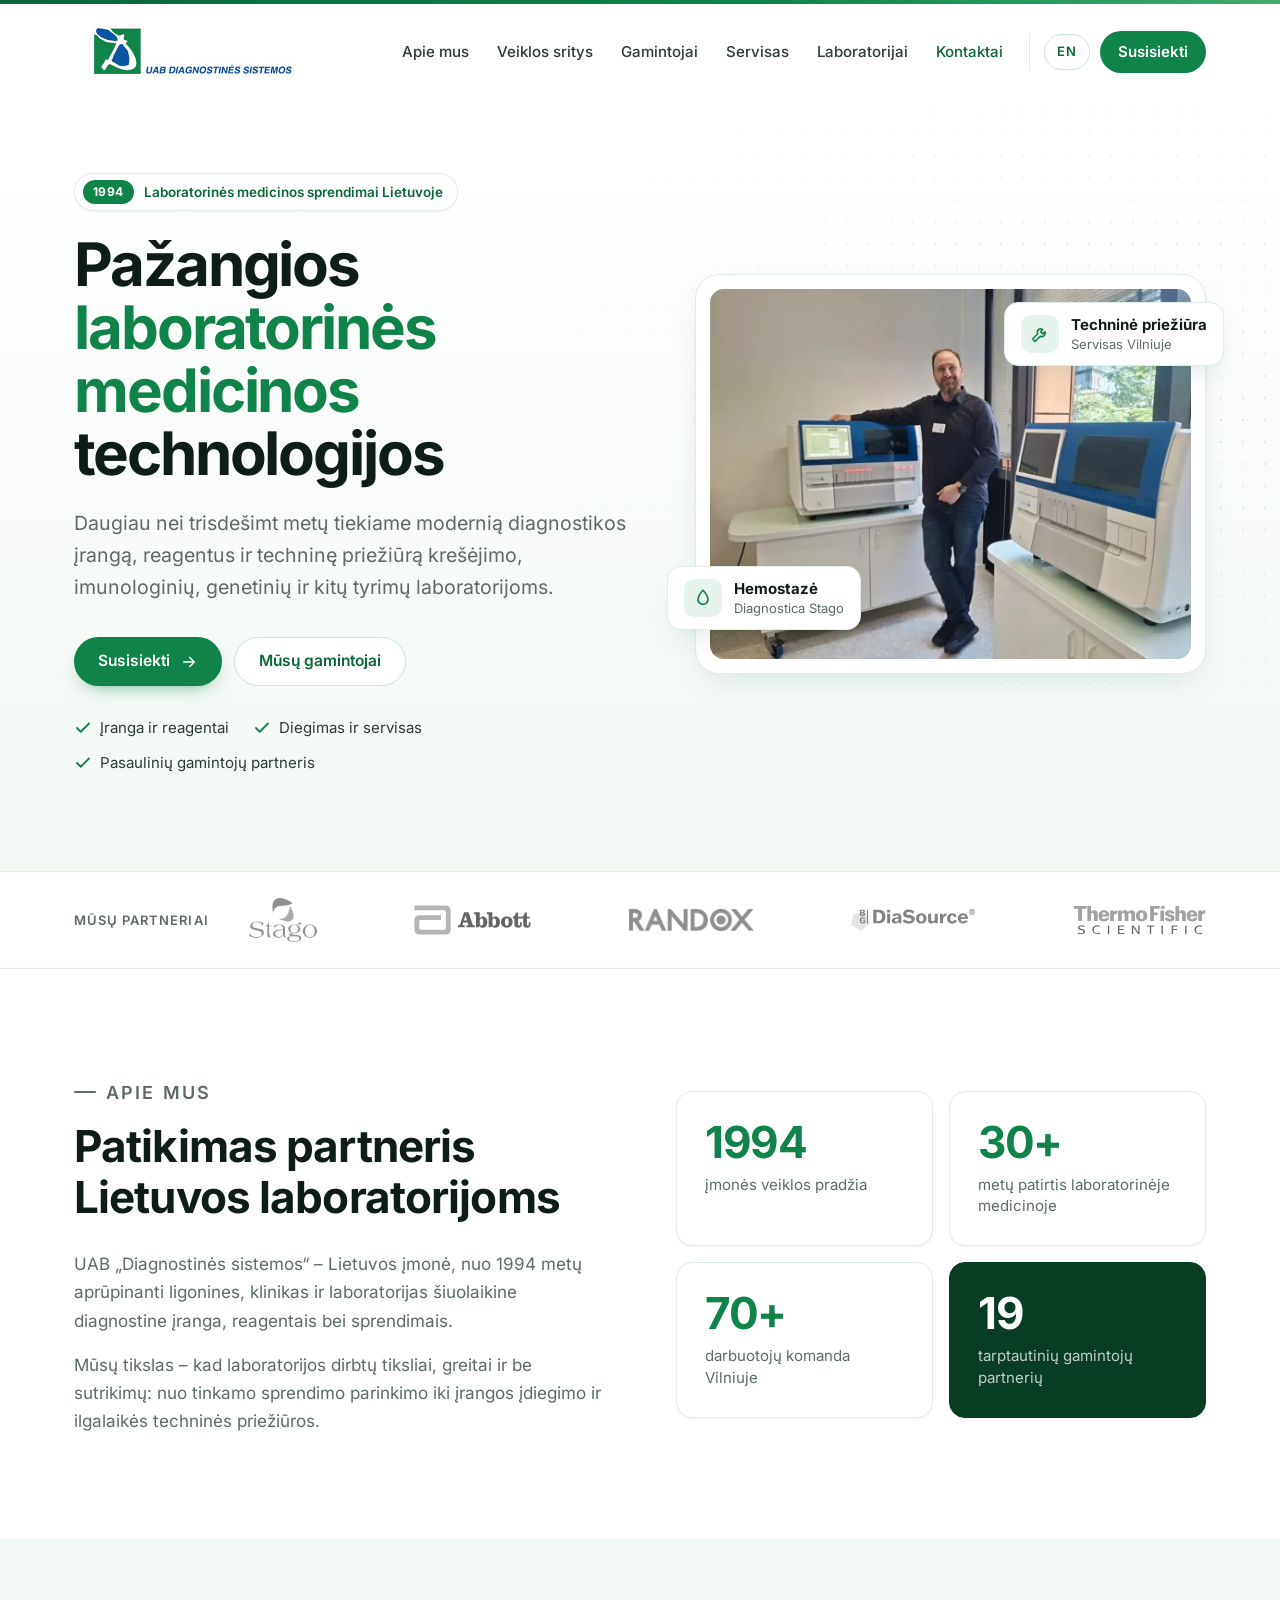
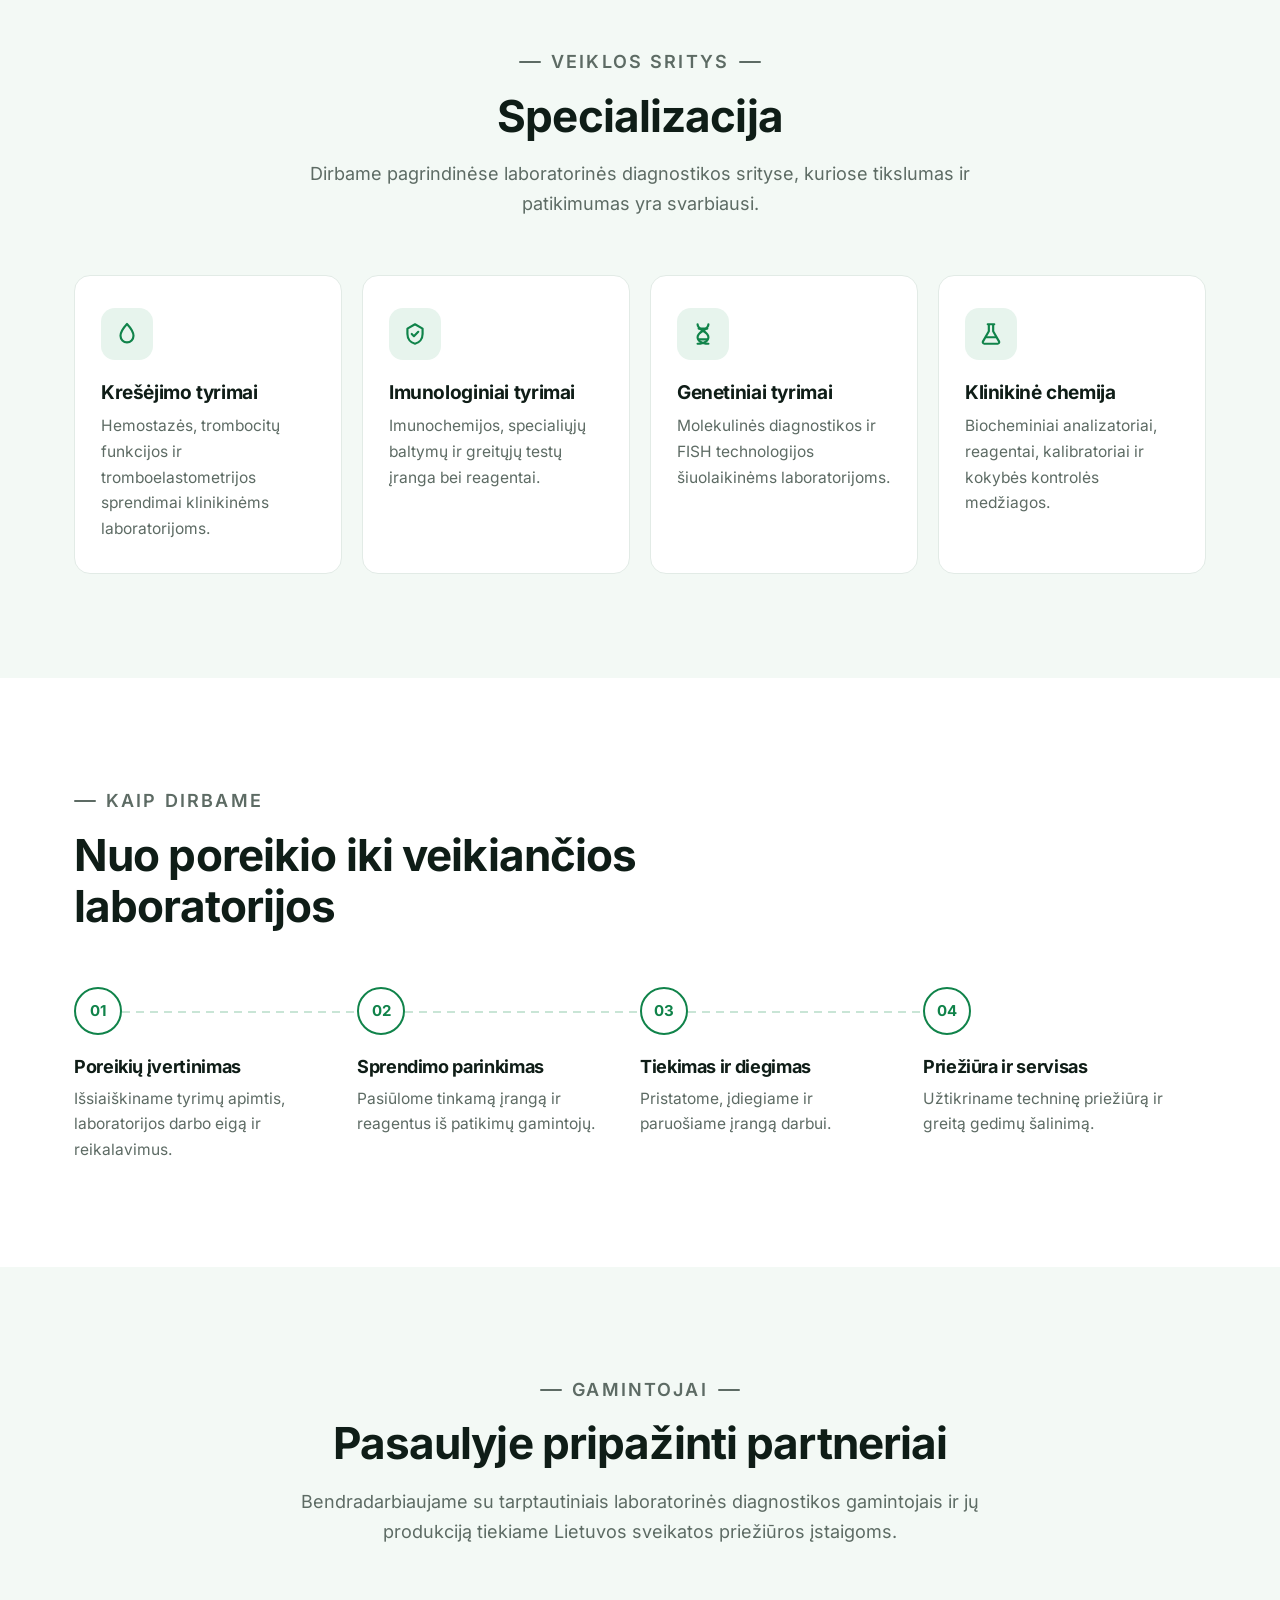
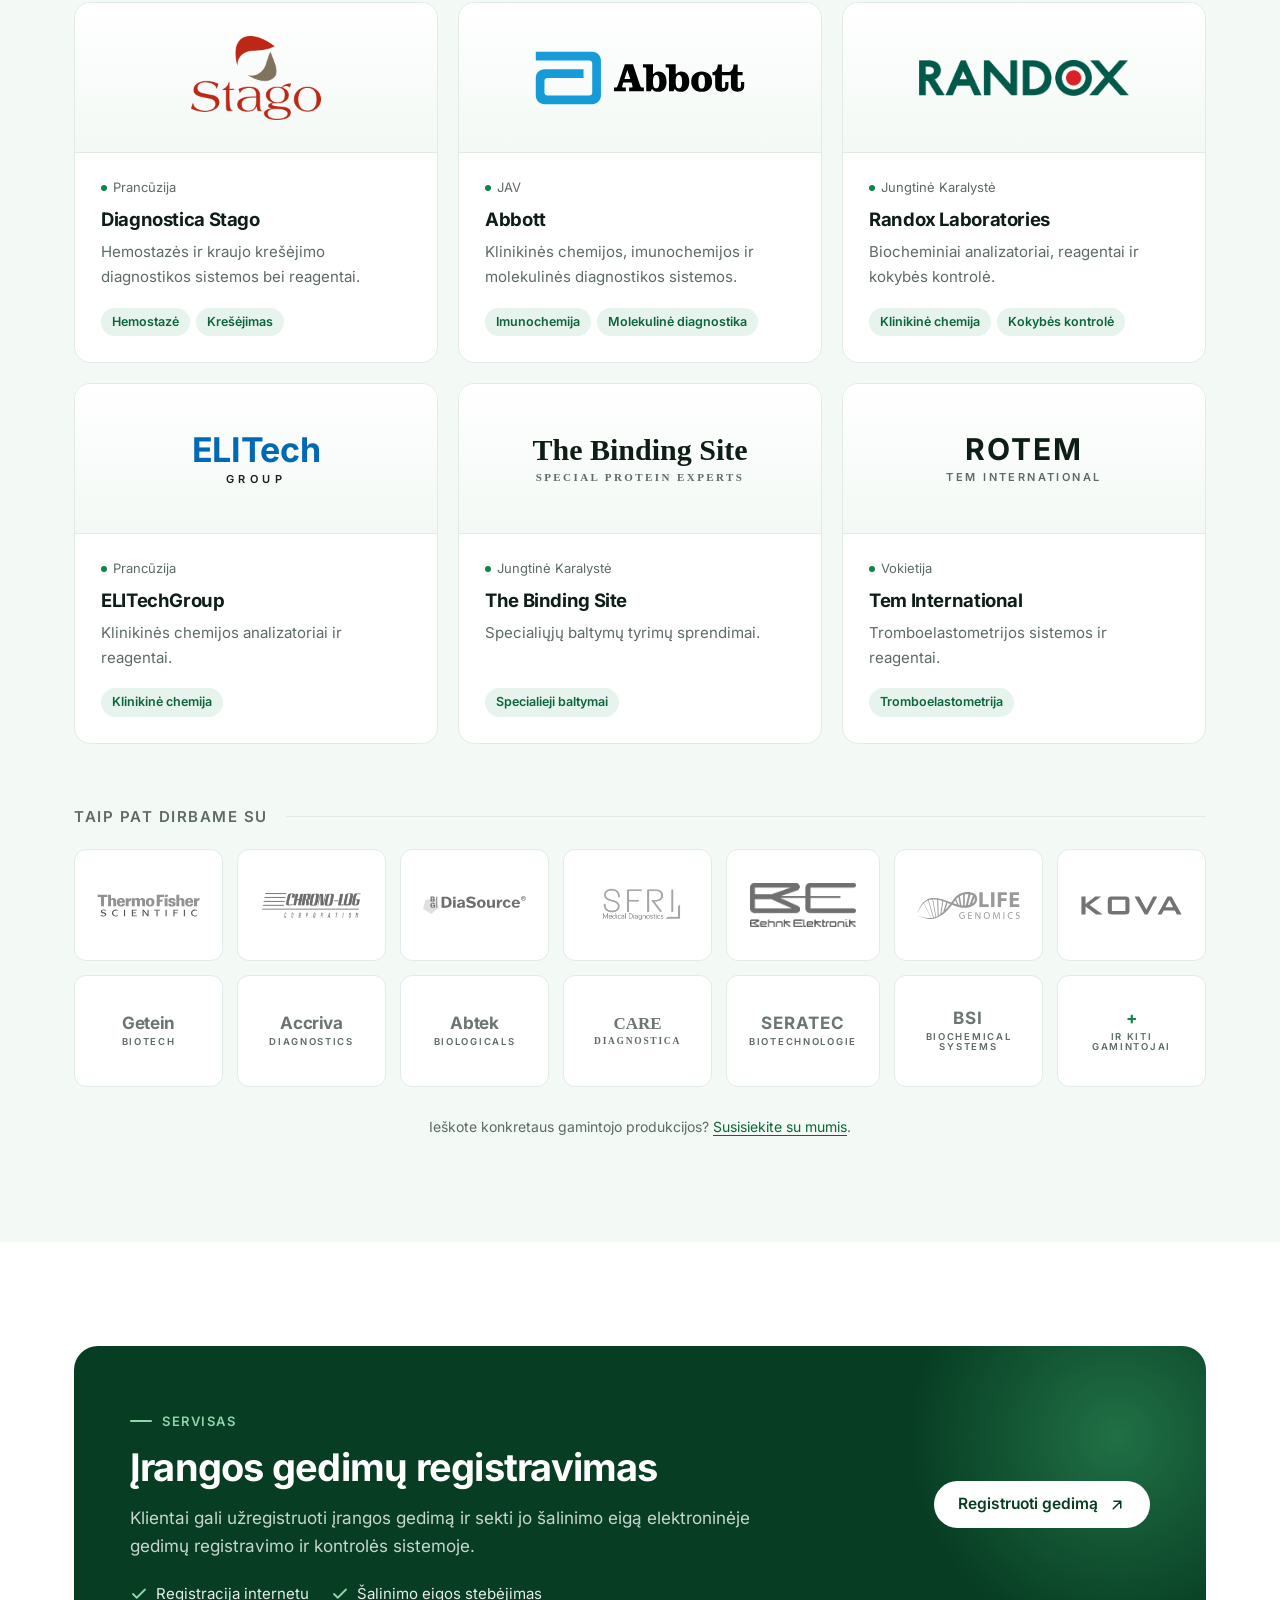
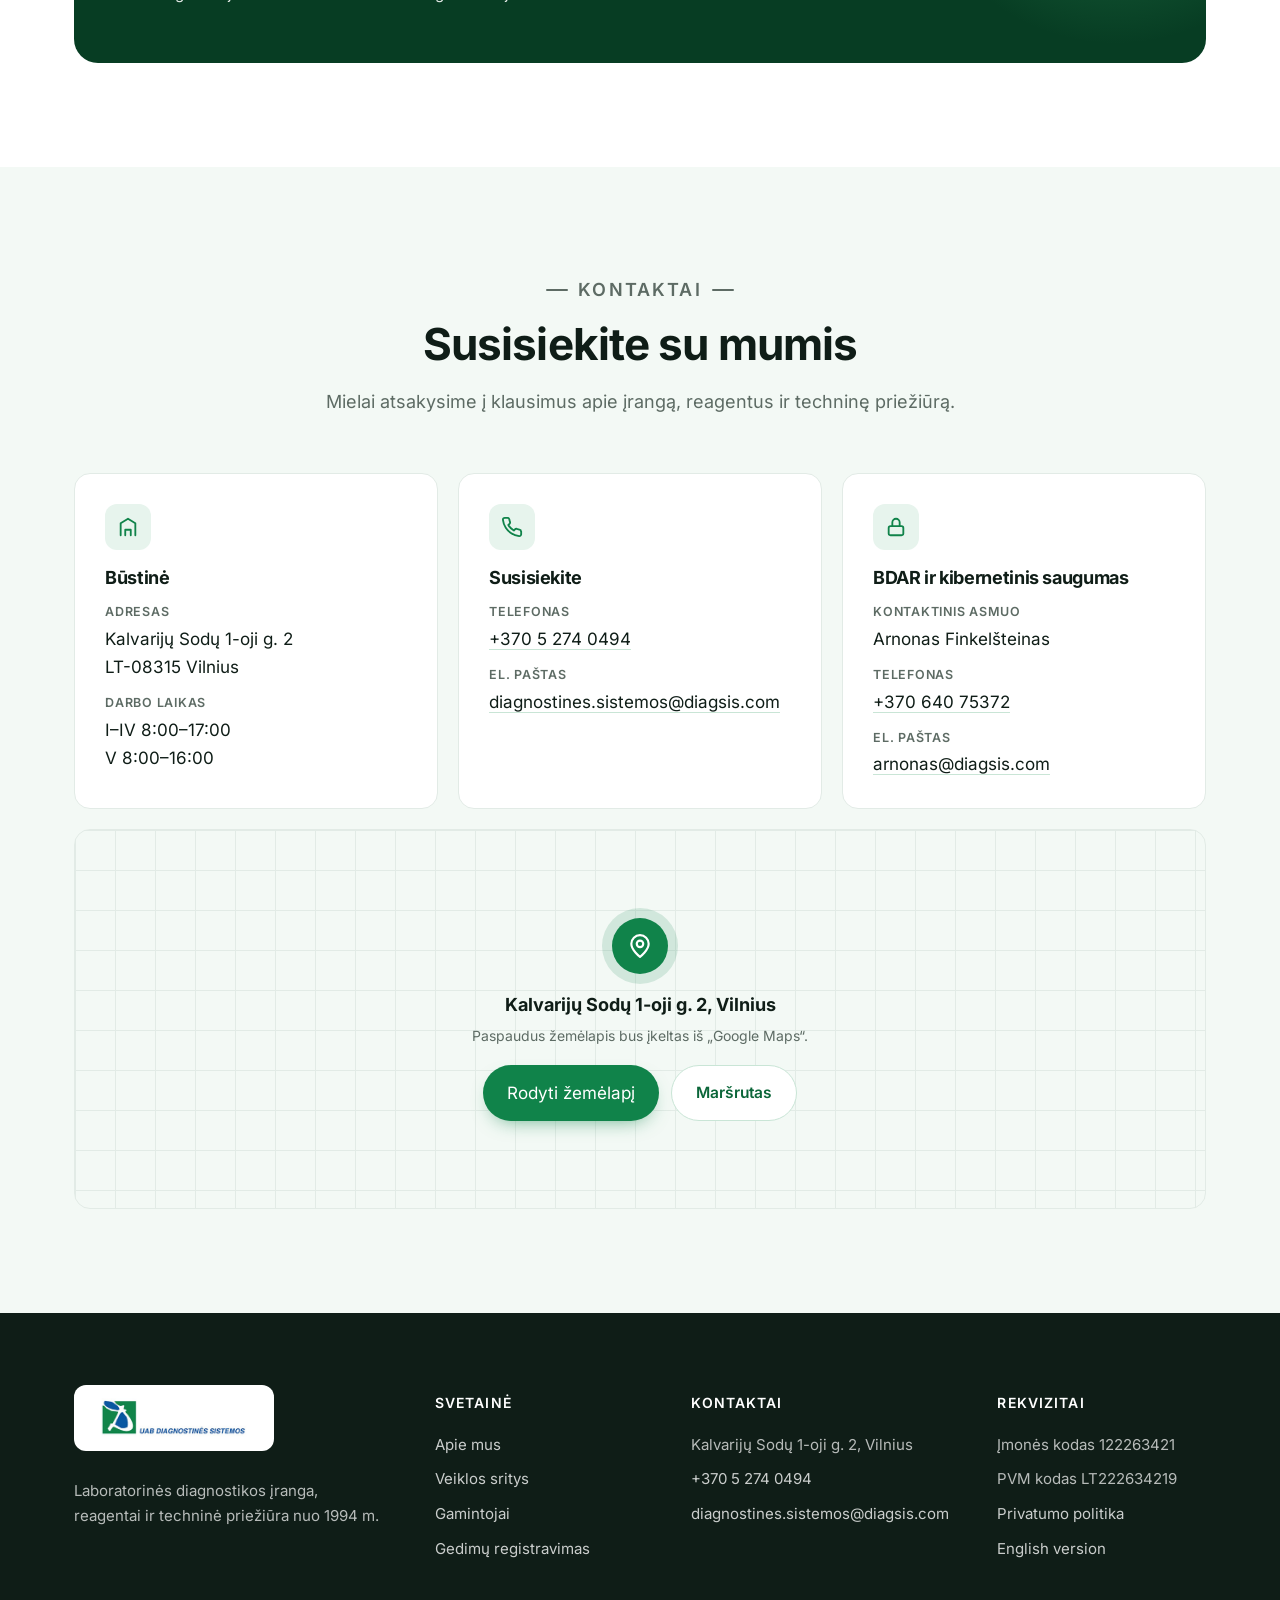
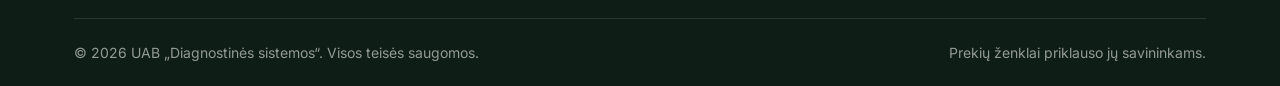
<file: index.html>
<!doctype html>
<html lang="lt">
<head>
  <meta charset="utf-8">
  <meta name="viewport" content="width=device-width, initial-scale=1">
  <title>UAB „Diagnostinės sistemos“ – pažangios laboratorinės medicinos technologijos</title>
  <meta name="description" content="Nuo 1994 m. tiekiame laboratorinės diagnostikos įrangą, reagentus ir techninę priežiūrą. Krešėjimo, imunologiniai, genetiniai ir kiti tyrimai. Stago, Abbott, Randox ir kitų gamintojų partneris Lietuvoje.">
  <meta name="theme-color" content="#10834a">
  <link rel="canonical" href="https://diagsis.com/">
  <link rel="alternate" hreflang="lt" href="https://diagsis.com/">
  <link rel="alternate" hreflang="en" href="https://diagsis.com/en.html">
  <link rel="alternate" hreflang="x-default" href="https://diagsis.com/">
  <link rel="icon" href="img/favicon.ico" sizes="32x32">
  <link rel="icon" type="image/png" href="img/favicon-32.png">
  <link rel="apple-touch-icon" href="img/apple-touch-icon.png">
  <link rel="preload" href="fonts/inter-latin.woff2" as="font" type="font/woff2" crossorigin>
  <link rel="preload" href="fonts/inter-latin-ext.woff2" as="font" type="font/woff2" crossorigin>
  <meta property="og:type" content="website">
  <meta property="og:locale" content="lt_LT">
  <meta property="og:site_name" content="UAB „Diagnostinės sistemos“">
  <meta property="og:title" content="Pažangios laboratorinės medicinos technologijos">
  <meta property="og:description" content="Laboratorinės diagnostikos įranga, reagentai ir techninė priežiūra nuo 1994 m.">
  <meta property="og:url" content="https://diagsis.com/">
  <meta property="og:image" content="https://diagsis.com/img/og-lt.jpg">
  <meta property="og:image:width" content="1200">
  <meta property="og:image:height" content="630">
  <meta property="og:image:alt" content="UAB „Diagnostinės sistemos“ inžinierius prie STA Genesia krešėjimo analizatorių">
  <meta name="twitter:card" content="summary_large_image">
  <link rel="stylesheet" href="css/style.css">
  <script type="application/ld+json">
  {
    "@context": "https://schema.org",
    "@type": "Organization",
    "name": "UAB „Diagnostinės sistemos“",
    "legalName": "UAB „Diagnostinės sistemos“",
    "url": "https://diagsis.com/",
    "logo": "https://diagsis.com/img/diagnostines-sistemos.jpg",
    "foundingDate": "1994",
    "vatID": "LT222634219",
    "taxID": "122263421",
    "email": "diagnostines.sistemos@diagsis.com",
    "telephone": "+370 5 274 0494",
    "address": {
      "@type": "PostalAddress",
      "streetAddress": "Kalvarijų Sodų 1-oji g. 2",
      "postalCode": "LT-08315",
      "addressLocality": "Vilnius",
      "addressCountry": "LT"
    }
  }
  </script>
</head>
<body>
  <a class="skip" href="#turinys">Pereiti prie turinio</a>

  <header class="site-header">
    <div class="wrap nav">
      <a class="brand-link" href="#" aria-label="UAB „Diagnostinės sistemos“ – pradžia">
        <img src="img/diagnostines-sistemos.jpg" alt="UAB „Diagnostinės sistemos“" width="400" height="107">
      </a>
      <button class="menu-toggle" type="button" aria-controls="menu" aria-expanded="false">
        <span></span><b class="visually-hidden">Meniu</b>
      </button>
      <ul class="menu" id="menu">
        <li><a href="#apie">Apie mus</a></li>
        <li><a href="#sritys">Veiklos sritys</a></li>
        <li><a href="#gamintojai">Gamintojai</a></li>
        <li><a href="#gedimai">Servisas</a></li>
        <li><a href="gidas.html">Laboratorijai</a></li>
        <li><a href="#kontaktai">Kontaktai</a></li>
        <li class="lang"><a href="en.html" hreflang="en" lang="en" aria-label="English version">EN</a></li>
        <li class="cta-link"><a href="#kontaktai">Susisiekti</a></li>
      </ul>
    </div>
  </header>

  <main id="turinys">
    <section class="hero">
      <div class="wrap hero-grid">
        <div>
          <p class="eyebrow"><b>1994</b> Laboratorinės medicinos sprendimai Lietuvoje</p>
          <h1>Pažangios <em>laboratorinės medicinos</em> technologijos</h1>
          <p class="lead">Daugiau nei trisdešimt metų tiekiame modernią diagnostikos įrangą, reagentus ir techninę priežiūrą krešėjimo, imunologinių, genetinių ir kitų tyrimų laboratorijoms.</p>
          <div class="btns">
            <a class="btn btn-primary" href="#kontaktai">Susisiekti
              <svg viewBox="0 0 24 24" fill="none" stroke="currentColor" stroke-width="2" stroke-linecap="round" stroke-linejoin="round" aria-hidden="true"><path d="M5 12h14M13 6l6 6-6 6"/></svg></a>
            <a class="btn btn-outline" href="#gamintojai">Mūsų gamintojai</a>
          </div>
          <ul class="hero-points">
            <li><svg viewBox="0 0 24 24" fill="none" stroke="currentColor" stroke-width="2.4" stroke-linecap="round" stroke-linejoin="round" aria-hidden="true"><path d="M20 6 9 17l-5-5"/></svg>Įranga ir reagentai</li>
            <li><svg viewBox="0 0 24 24" fill="none" stroke="currentColor" stroke-width="2.4" stroke-linecap="round" stroke-linejoin="round" aria-hidden="true"><path d="M20 6 9 17l-5-5"/></svg>Diegimas ir servisas</li>
            <li><svg viewBox="0 0 24 24" fill="none" stroke="currentColor" stroke-width="2.4" stroke-linecap="round" stroke-linejoin="round" aria-hidden="true"><path d="M20 6 9 17l-5-5"/></svg>Pasaulinių gamintojų partneris</li>
          </ul>
        </div>

        <div class="hero-visual">
          <div class="panel">
            <picture>
              <source type="image/webp" srcset="img/inzinierius-520.webp 520w, img/inzinierius-1040.webp 1040w" sizes="(max-width: 940px) 92vw, 520px">
              <img src="img/inzinierius-1040.jpg" srcset="img/inzinierius-520.jpg 520w, img/inzinierius-1040.jpg 1040w" sizes="(max-width: 940px) 92vw, 520px" width="1040" height="800" alt="UAB „Diagnostinės sistemos“ inžinierius prie STA Genesia krešėjimo analizatorių" fetchpriority="high">
            </picture>
          </div>
          <div class="float f1" aria-hidden="true">
            <i><svg viewBox="0 0 24 24" fill="none" stroke="currentColor" stroke-width="2" stroke-linecap="round" stroke-linejoin="round"><path d="M12 2.7s6 6.4 6 11a6 6 0 0 1-12 0c0-4.6 6-11 6-11z"/></svg></i>
            <div><b>Hemostazė</b><span>Diagnostica Stago</span></div>
          </div>
          <div class="float f2" aria-hidden="true">
            <i><svg viewBox="0 0 24 24" fill="none" stroke="currentColor" stroke-width="2" stroke-linecap="round" stroke-linejoin="round"><path d="M14.7 6.3a4 4 0 0 0-5.4 5.4L3 18l3 3 6.3-6.3a4 4 0 0 0 5.4-5.4l-2.5 2.5-2.5-2.5 2.5-2.5z"/></svg></i>
            <div><b>Techninė priežiūra</b><span>Servisas Vilniuje</span></div>
          </div>
        </div>
      </div>
    </section>

    <div class="trust">
      <div class="wrap">
        <p>Mūsų partneriai</p>
        <ul>
          <li><img class="lg" src="img/gamintojai/stago.png" alt="Stago" width="195" height="126"></li>
          <li><img src="img/gamintojai/abbott.svg" alt="Abbott" width="120" height="30"></li>
          <li><img src="img/gamintojai/randox.png" alt="Randox" width="171" height="30" class="sm"></li>
          <li><img src="img/gamintojai/diasource.svg" alt="DIAsource ImmunoAssays" width="170" height="30" class="sm"></li>
          <li><img src="img/gamintojai/thermofisher.svg" alt="Thermo Fisher Scientific" width="133" height="30"></li>
        </ul>
      </div>
    </div>

    <section class="section" id="apie">
      <div class="wrap about">
        <div class="about-text reveal">
          <div class="section-head">
            <p class="kicker">Apie mus</p>
            <h2>Patikimas partneris Lietuvos laboratorijoms</h2>
          </div>
          <p>UAB „Diagnostinės sistemos“ – Lietuvos įmonė, nuo 1994 metų aprūpinanti ligonines, klinikas ir laboratorijas šiuolaikine diagnostine įranga, reagentais bei sprendimais.</p>
          <p>Mūsų tikslas – kad laboratorijos dirbtų tiksliai, greitai ir be sutrikimų: nuo tinkamo sprendimo parinkimo iki įrangos įdiegimo ir ilgalaikės techninės priežiūros.</p>
        </div>
        <div class="stats reveal">
          <div class="stat"><b>1994</b><span>įmonės veiklos pradžia</span></div>
          <div class="stat"><b>30+</b><span>metų patirtis laboratorinėje medicinoje</span></div>
          <div class="stat"><b>70+</b><span>darbuotojų komanda Vilniuje</span></div>
          <div class="stat dark"><b>19</b><span>tarptautinių gamintojų partnerių</span></div>
        </div>
      </div>
    </section>

    <section class="section tint" id="sritys">
      <div class="wrap">
        <div class="section-head center reveal">
          <p class="kicker">Veiklos sritys</p>
          <h2>Specializacija</h2>
          <p>Dirbame pagrindinėse laboratorinės diagnostikos srityse, kuriose tikslumas ir patikimumas yra svarbiausi.</p>
        </div>
        <div class="cards">
          <article class="card reveal">
            <div class="icon"><svg viewBox="0 0 24 24" fill="none" stroke="currentColor" stroke-width="2" stroke-linecap="round" stroke-linejoin="round" aria-hidden="true"><path d="M12 2.7s6 6.4 6 11a6 6 0 0 1-12 0c0-4.6 6-11 6-11z"/></svg></div>
            <h3>Krešėjimo tyrimai</h3>
            <p>Hemostazės, trombocitų funkcijos ir tromboelastometrijos sprendimai klinikinėms laboratorijoms.</p>
          </article>
          <article class="card reveal">
            <div class="icon"><svg viewBox="0 0 24 24" fill="none" stroke="currentColor" stroke-width="2" stroke-linecap="round" stroke-linejoin="round" aria-hidden="true"><path d="M12 3l7 4v5c0 4.5-3 8-7 9-4-1-7-4.5-7-9V7l7-4z"/><path d="M9 12l2 2 4-4"/></svg></div>
            <h3>Imunologiniai tyrimai</h3>
            <p>Imunochemijos, specialiųjų baltymų ir greitųjų testų įranga bei reagentai.</p>
          </article>
          <article class="card reveal">
            <div class="icon"><svg viewBox="0 0 24 24" fill="none" stroke="currentColor" stroke-width="2" stroke-linecap="round" stroke-linejoin="round" aria-hidden="true"><path d="M7 3c0 6 10 6 10 12s-10 6-10 6"/><path d="M17 3c0 6-10 6-10 12s10 6 10 6"/><path d="M8 7h8M8 17h8"/></svg></div>
            <h3>Genetiniai tyrimai</h3>
            <p>Molekulinės diagnostikos ir FISH technologijos šiuolaikinėms laboratorijoms.</p>
          </article>
          <article class="card reveal">
            <div class="icon"><svg viewBox="0 0 24 24" fill="none" stroke="currentColor" stroke-width="2" stroke-linecap="round" stroke-linejoin="round" aria-hidden="true"><path d="M9 3h6M10 3v6.5L4.5 19A1.5 1.5 0 0 0 5.8 21h12.4a1.5 1.5 0 0 0 1.3-2L14 9.5V3"/><path d="M7.5 15h9"/></svg></div>
            <h3>Klinikinė chemija</h3>
            <p>Biocheminiai analizatoriai, reagentai, kalibratoriai ir kokybės kontrolės medžiagos.</p>
          </article>
        </div>
      </div>
    </section>

    <section class="section" id="procesas">
      <div class="wrap">
        <div class="section-head reveal">
          <p class="kicker">Kaip dirbame</p>
          <h2>Nuo poreikio iki veikiančios laboratorijos</h2>
        </div>
        <ol class="steps">
          <li class="reveal"><h3>Poreikių įvertinimas</h3><p>Išsiaiškiname tyrimų apimtis, laboratorijos darbo eigą ir reikalavimus.</p></li>
          <li class="reveal"><h3>Sprendimo parinkimas</h3><p>Pasiūlome tinkamą įrangą ir reagentus iš patikimų gamintojų.</p></li>
          <li class="reveal"><h3>Tiekimas ir diegimas</h3><p>Pristatome, įdiegiame ir paruošiame įrangą darbui.</p></li>
          <li class="reveal"><h3>Priežiūra ir servisas</h3><p>Užtikriname techninę priežiūrą ir greitą gedimų šalinimą.</p></li>
        </ol>
      </div>
    </section>

    <section class="section tint" id="gamintojai">
      <div class="wrap">
        <div class="section-head center reveal">
          <p class="kicker">Gamintojai</p>
          <h2>Pasaulyje pripažinti partneriai</h2>
          <p>Bendradarbiaujame su tarptautiniais laboratorinės diagnostikos gamintojais ir jų produkciją tiekiame Lietuvos sveikatos priežiūros įstaigoms.</p>
        </div>

        <div class="partners-featured">
          <article class="partner reveal">
            <div class="partner-logo"><img class="tall" src="img/gamintojai/stago.png" alt="Stago" loading="lazy"></div>
            <div class="partner-body">
              <span class="country">Prancūzija</span>
              <h3>Diagnostica Stago</h3>
              <p>Hemostazės ir kraujo krešėjimo diagnostikos sistemos bei reagentai.</p>
              <ul class="tags"><li>Hemostazė</li><li>Krešėjimas</li></ul>
            </div>
          </article>
          <article class="partner reveal">
            <div class="partner-logo"><img src="img/gamintojai/abbott.svg" alt="Abbott" loading="lazy"></div>
            <div class="partner-body">
              <span class="country">JAV</span>
              <h3>Abbott</h3>
              <p>Klinikinės chemijos, imunochemijos ir molekulinės diagnostikos sistemos.</p>
              <ul class="tags"><li>Imunochemija</li><li>Molekulinė diagnostika</li></ul>
            </div>
          </article>
          <article class="partner reveal">
            <div class="partner-logo"><img class="wide" src="img/gamintojai/randox.png" alt="Randox" loading="lazy"></div>
            <div class="partner-body">
              <span class="country">Jungtinė Karalystė</span>
              <h3>Randox Laboratories</h3>
              <p>Biocheminiai analizatoriai, reagentai ir kokybės kontrolė.</p>
              <ul class="tags"><li>Klinikinė chemija</li><li>Kokybės kontrolė</li></ul>
            </div>
          </article>
          <article class="partner reveal">
            <div class="partner-logo"><div class="wordmark wm-elitech">ELITech<small>Group</small></div></div>
            <div class="partner-body">
              <span class="country">Prancūzija</span>
              <h3>ELITechGroup</h3>
              <p>Klinikinės chemijos analizatoriai ir reagentai.</p>
              <ul class="tags"><li>Klinikinė chemija</li></ul>
            </div>
          </article>
          <article class="partner reveal">
            <div class="partner-logo"><div class="wordmark wm-serif">The Binding Site<small>Special protein experts</small></div></div>
            <div class="partner-body">
              <span class="country">Jungtinė Karalystė</span>
              <h3>The Binding Site</h3>
              <p>Specialiųjų baltymų tyrimų sprendimai.</p>
              <ul class="tags"><li>Specialieji baltymai</li></ul>
            </div>
          </article>
          <article class="partner reveal">
            <div class="partner-logo"><div class="wordmark wm-caps">ROTEM<small>Tem International</small></div></div>
            <div class="partner-body">
              <span class="country">Vokietija</span>
              <h3>Tem International</h3>
              <p>Tromboelastometrijos sistemos ir reagentai.</p>
              <ul class="tags"><li>Tromboelastometrija</li></ul>
            </div>
          </article>
        </div>

        <div class="partners-more reveal">
          <div class="partners-more-head"><h3>Taip pat dirbame su</h3></div>
          <ul class="logo-grid">
            <li><img src="img/gamintojai/thermofisher.svg" alt="Thermo Fisher Scientific" loading="lazy"><span class="name">Thermo Fisher Scientific</span></li>
            <li><img src="img/gamintojai/chronolog.png" alt="Chrono-log" loading="lazy"><span class="name">Chrono-log</span></li>
            <li><img src="img/gamintojai/diasource.svg" alt="DIAsource ImmunoAssays" loading="lazy" class="sm"><span class="name">DIAsource ImmunoAssays</span></li>
            <li><img src="img/gamintojai/sfri.png" alt="SFRI" loading="lazy"><span class="name">SFRI</span></li>
            <li><img src="img/gamintojai/behnk.png" alt="Behnk Elektronik" loading="lazy"><span class="name">Behnk Elektronik</span></li>
            <li><img src="img/gamintojai/lifegenomics.svg" alt="Life Genomics" loading="lazy"><span class="name">Life Genomics</span></li>
            <li><img src="img/gamintojai/kova.svg" alt="KOVA International" loading="lazy" class="md"><span class="name">KOVA International</span></li>
            <li><div class="wordmark">Getein<small>Biotech</small></div></li>
            <li><div class="wordmark">Accriva<small>Diagnostics</small></div></li>
            <li><div class="wordmark">Abtek<small>Biologicals</small></div></li>
            <li><div class="wordmark wm-serif">CARE<small>diagnostica</small></div></li>
            <li><div class="wordmark wm-caps">Seratec<small>Biotechnologie</small></div></li>
            <li><div class="wordmark wm-caps">BSI<small>Biochemical Systems</small></div></li>
            <li><div class="wordmark more">+<small>ir kiti gamintojai</small></div></li>
          </ul>
          <p class="partners-note">Ieškote konkretaus gamintojo produkcijos? <a href="#kontaktai">Susisiekite su mumis</a>.</p>
        </div>
      </div>
    </section>

    <section class="section" id="gedimai">
      <div class="wrap">
        <div class="service reveal">
          <div>
            <p class="kicker">Servisas</p>
            <h2>Įrangos gedimų registravimas</h2>
            <p>Klientai gali užregistruoti įrangos gedimą ir sekti jo šalinimo eigą elektroninėje gedimų registravimo ir kontrolės sistemoje.</p>
            <ul>
              <li><svg viewBox="0 0 24 24" fill="none" stroke="currentColor" stroke-width="2.4" stroke-linecap="round" stroke-linejoin="round" aria-hidden="true"><path d="M20 6 9 17l-5-5"/></svg>Registracija internetu</li>
              <li><svg viewBox="0 0 24 24" fill="none" stroke="currentColor" stroke-width="2.4" stroke-linecap="round" stroke-linejoin="round" aria-hidden="true"><path d="M20 6 9 17l-5-5"/></svg>Šalinimo eigos stebėjimas</li>
            </ul>
          </div>
          <a class="btn btn-light" href="https://diagsis.com/egkrks/" target="_blank" rel="noopener">Registruoti gedimą
            <svg viewBox="0 0 24 24" fill="none" stroke="currentColor" stroke-width="2" stroke-linecap="round" stroke-linejoin="round" aria-hidden="true"><path d="M7 17 17 7M8 7h9v9"/></svg></a>
        </div>
      </div>
    </section>

    <section class="section tint" id="kontaktai">
      <div class="wrap">
        <div class="section-head center reveal">
          <p class="kicker">Kontaktai</p>
          <h2>Susisiekite su mumis</h2>
          <p>Mielai atsakysime į klausimus apie įrangą, reagentus ir techninę priežiūrą.</p>
        </div>
        <div class="contact-grid">
          <div class="contact-card reveal">
            <div class="icon"><svg viewBox="0 0 24 24" fill="none" stroke="currentColor" stroke-width="2" stroke-linecap="round" stroke-linejoin="round" aria-hidden="true"><path d="M4 21V8l8-5 8 5v13"/><path d="M9 21v-6h6v6"/></svg></div>
            <h3>Būstinė</h3>
            <dl>
              <div><dt>Adresas</dt><dd>Kalvarijų Sodų 1-oji g. 2<br>LT-08315 Vilnius</dd></div>
              <div><dt>Darbo laikas</dt><dd>I–IV 8:00–17:00<br>V 8:00–16:00</dd></div>
            </dl>
          </div>
          <div class="contact-card reveal">
            <div class="icon"><svg viewBox="0 0 24 24" fill="none" stroke="currentColor" stroke-width="2" stroke-linecap="round" stroke-linejoin="round" aria-hidden="true"><path d="M22 16.9v3a2 2 0 0 1-2.2 2 19.8 19.8 0 0 1-8.6-3.1 19.5 19.5 0 0 1-6-6A19.8 19.8 0 0 1 2.1 4.2 2 2 0 0 1 4.1 2h3a2 2 0 0 1 2 1.7c.1.9.4 1.8.7 2.7a2 2 0 0 1-.5 2.1L8 9.8a16 16 0 0 0 6 6l1.3-1.3a2 2 0 0 1 2.1-.4c.9.3 1.8.6 2.7.7a2 2 0 0 1 1.7 2z"/></svg></div>
            <h3>Susisiekite</h3>
            <dl>
              <div><dt>Telefonas</dt><dd><a href="tel:+37052740494">+370 5 274 0494</a></dd></div>
              <div><dt>El. paštas</dt><dd><a href="mailto:diagnostines.sistemos@diagsis.com">diagnostines.sistemos@diagsis.com</a></dd></div>
            </dl>
          </div>
          <div class="contact-card reveal">
            <div class="icon"><svg viewBox="0 0 24 24" fill="none" stroke="currentColor" stroke-width="2" stroke-linecap="round" stroke-linejoin="round" aria-hidden="true"><rect x="4" y="11" width="16" height="10" rx="2"/><path d="M8 11V7a4 4 0 0 1 8 0v4"/></svg></div>
            <h3>BDAR ir kibernetinis saugumas</h3>
            <dl>
              <div><dt>Kontaktinis asmuo</dt><dd>Arnonas Finkelšteinas</dd></div>
              <div><dt>Telefonas</dt><dd><a href="tel:+37064075372">+370 640 75372</a></dd></div>
              <div><dt>El. paštas</dt><dd><a href="mailto:arnonas@diagsis.com">arnonas@diagsis.com</a></dd></div>
            </dl>
          </div>
          <div class="map" data-title="UAB „Diagnostinės sistemos“ žemėlapyje"
               data-src="https://www.google.com/maps?q=Kalvarij%C5%B3+Sod%C5%B3+1-oji+g.+2,+Vilnius&amp;output=embed&amp;hl=lt">
            <div class="map-consent">
              <div>
                <div class="pin"><svg viewBox="0 0 24 24" fill="none" stroke="currentColor" stroke-width="2" stroke-linecap="round" stroke-linejoin="round" aria-hidden="true"><path d="M20 10c0 6-8 12-8 12S4 16 4 10a8 8 0 0 1 16 0z"/><circle cx="12" cy="10" r="3"/></svg></div>
                <b>Kalvarijų Sodų 1-oji g. 2, Vilnius</b>
                <p>Paspaudus žemėlapis bus įkeltas iš „Google Maps“.</p>
                <div class="btns">
                  <button class="btn btn-primary" type="button" data-load-map>Rodyti žemėlapį</button>
                  <a class="btn btn-outline" href="https://www.google.com/maps/search/?api=1&amp;query=Kalvarij%C5%B3+Sod%C5%B3+1-oji+g.+2,+Vilnius" target="_blank" rel="noopener">Maršrutas</a>
                </div>
              </div>
            </div>
          </div>
        </div>
      </div>
    </section>
  </main>

  <footer class="site-footer">
    <div class="wrap">
      <div class="footer-grid">
        <div>
          <a class="footer-logo" href="#"><img src="img/diagnostines-sistemos.jpg" alt="UAB „Diagnostinės sistemos“" width="400" height="107" loading="lazy"></a>
          <p>Laboratorinės diagnostikos įranga, reagentai ir techninė priežiūra nuo 1994 m.</p>
        </div>
        <div>
          <h4>Svetainė</h4>
          <ul>
            <li><a href="#apie">Apie mus</a></li>
            <li><a href="#sritys">Veiklos sritys</a></li>
            <li><a href="#gamintojai">Gamintojai</a></li>
            <li><a href="#gedimai">Gedimų registravimas</a></li>
          </ul>
        </div>
        <div>
          <h4>Kontaktai</h4>
          <ul>
            <li>Kalvarijų Sodų 1-oji g. 2, Vilnius</li>
            <li><a href="tel:+37052740494">+370 5 274 0494</a></li>
            <li><a href="mailto:diagnostines.sistemos@diagsis.com">diagnostines.sistemos@diagsis.com</a></li>
          </ul>
        </div>
        <div>
          <h4>Rekvizitai</h4>
          <ul>
            <li>Įmonės kodas 122263421</li>
            <li>PVM kodas LT222634219</li>
            <li><a href="privatumas.html">Privatumo politika</a></li>
            <li><a href="en.html" hreflang="en" lang="en">English version</a></li>
          </ul>
        </div>
      </div>
      <div class="footer-bottom">
        <span>© <span id="metai">2026</span> UAB „Diagnostinės sistemos“. Visos teisės saugomos.</span>
        <span>Prekių ženklai priklauso jų savininkams.</span>
      </div>
    </div>
  </footer>

  <script src="js/main.js"></script>
</body>
</html>
</file>
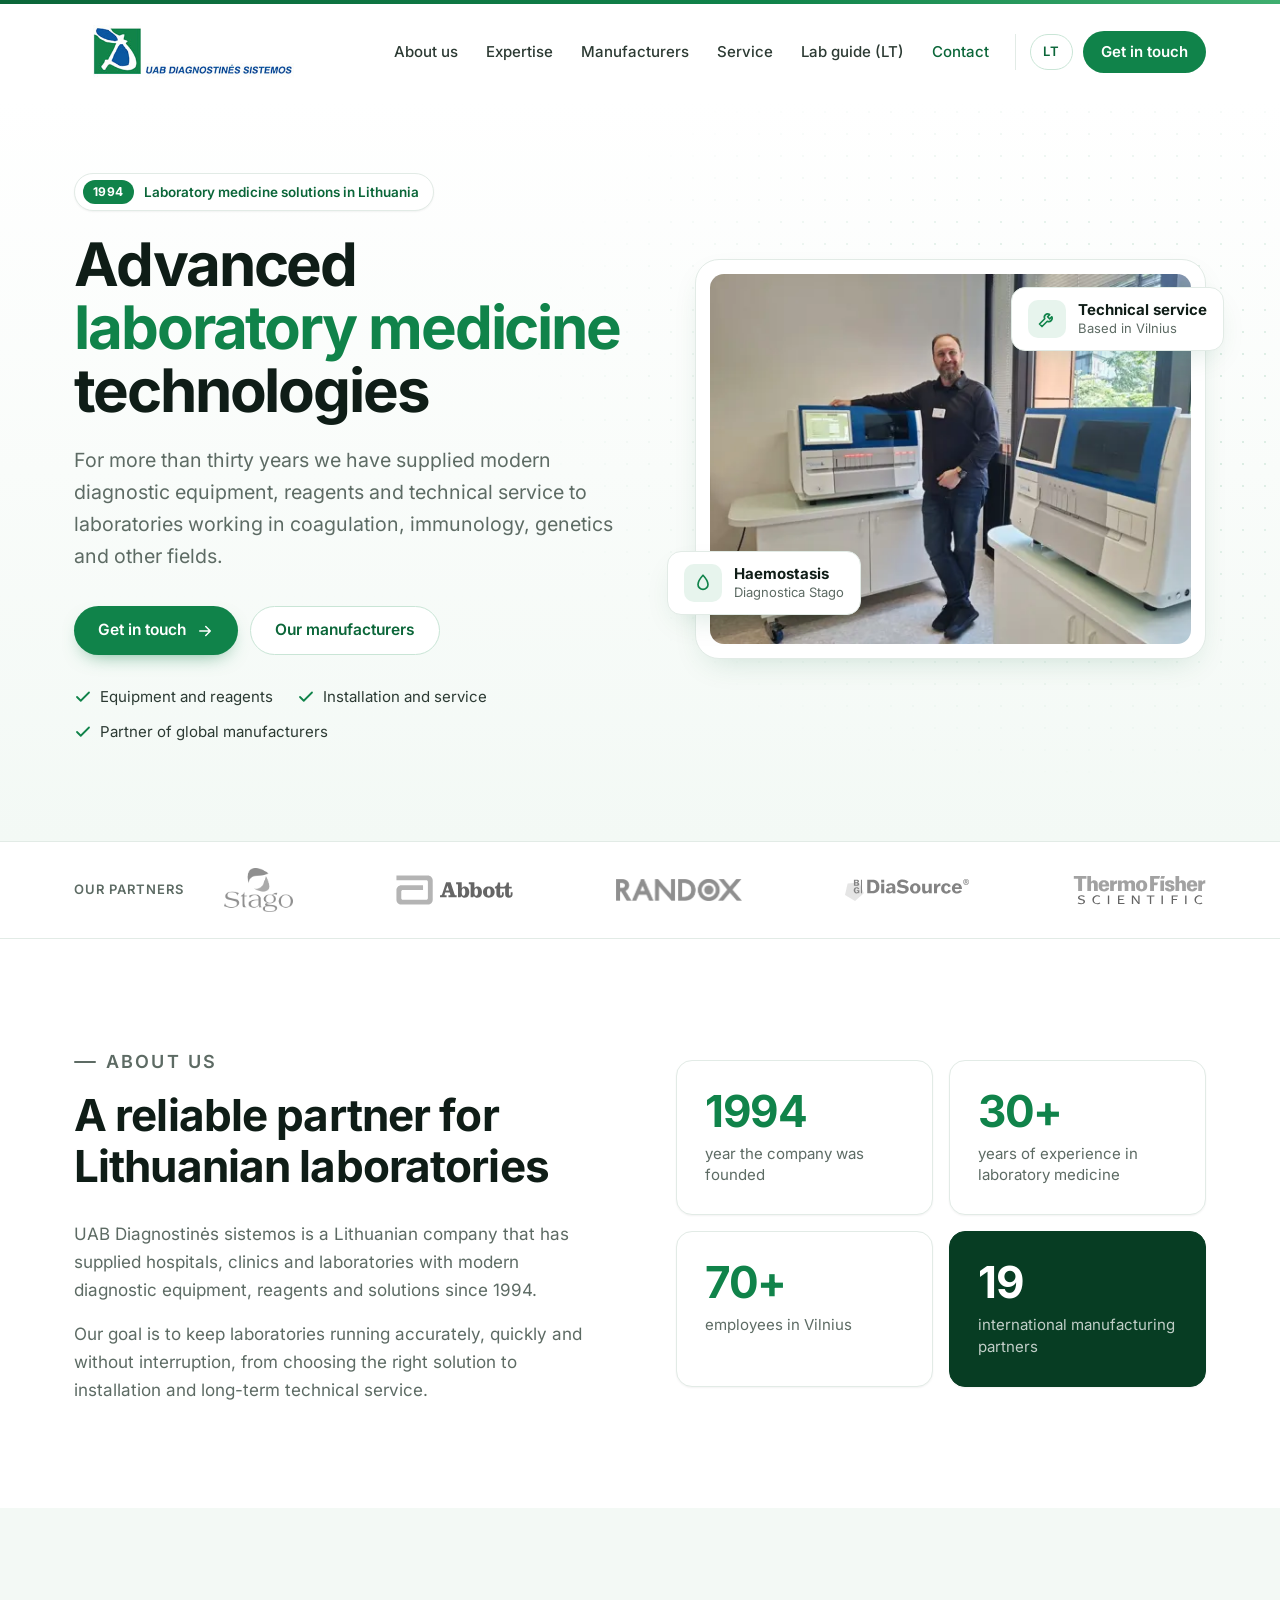
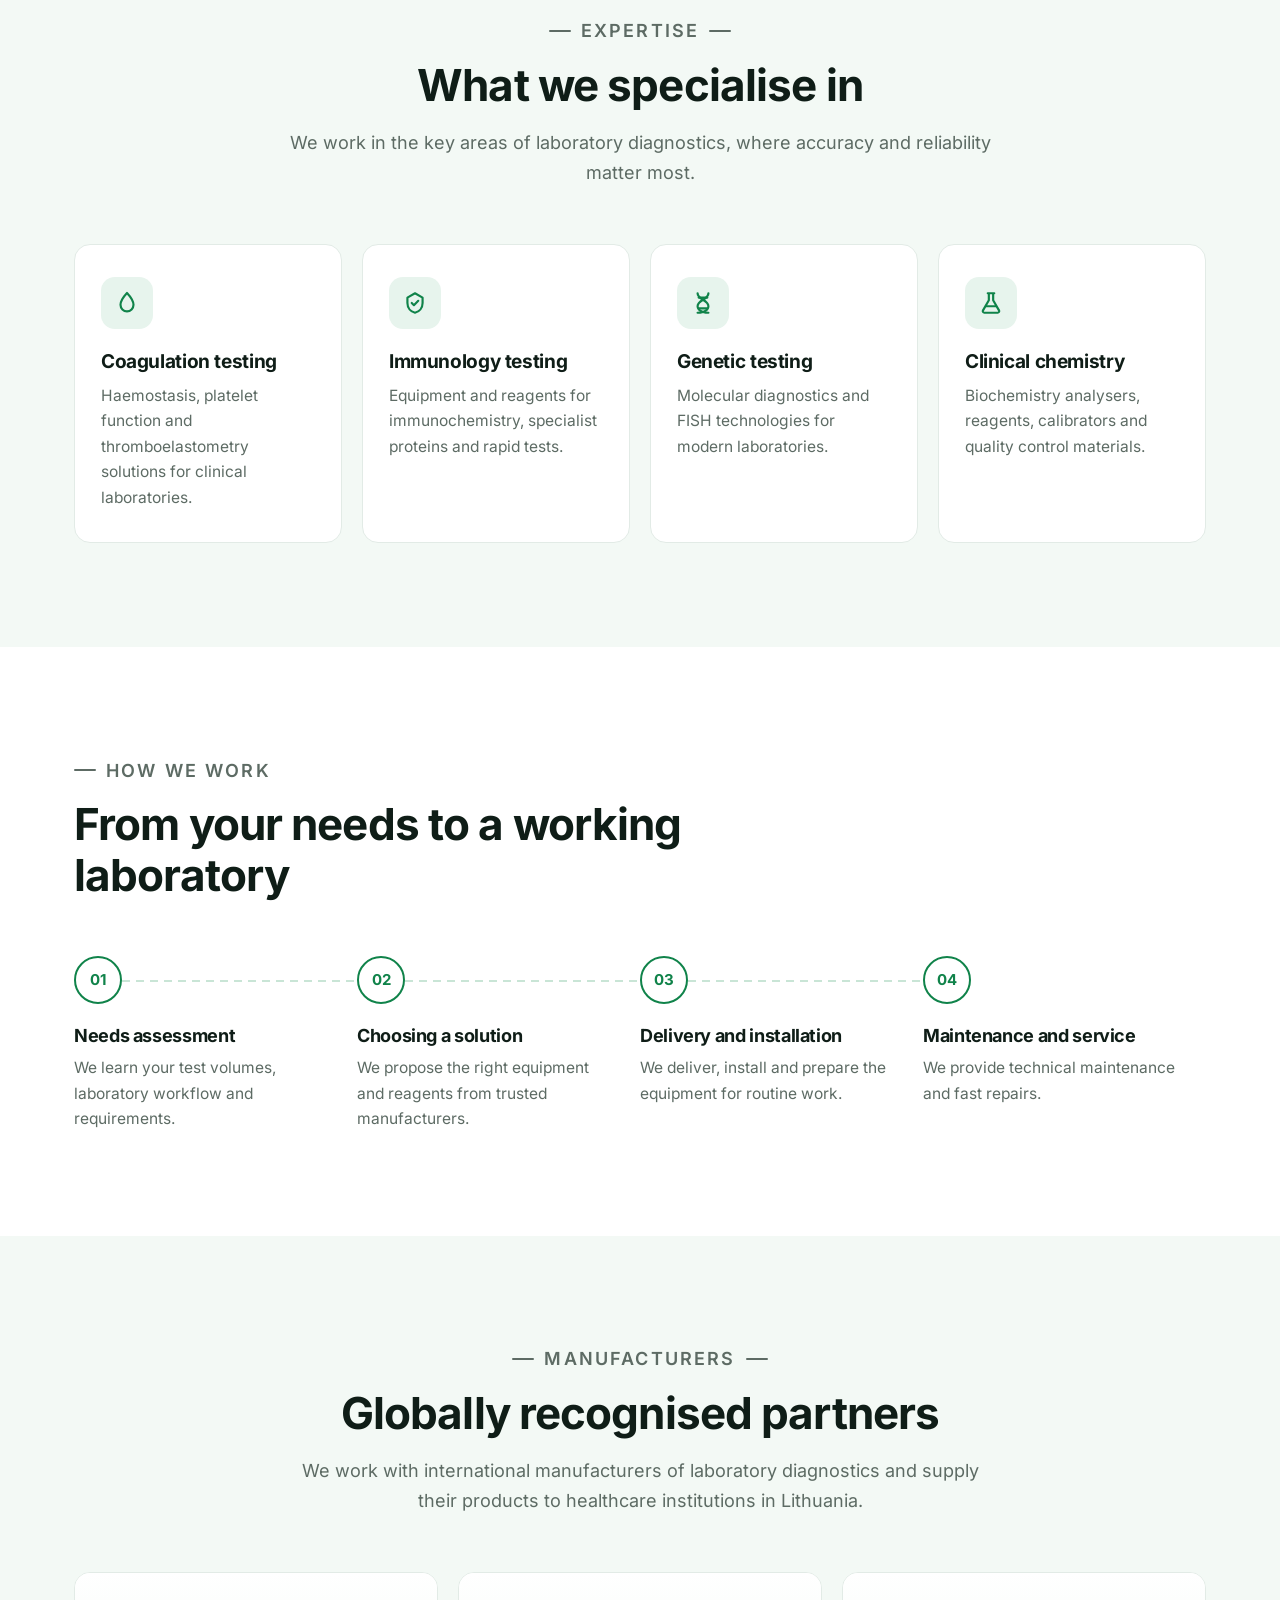
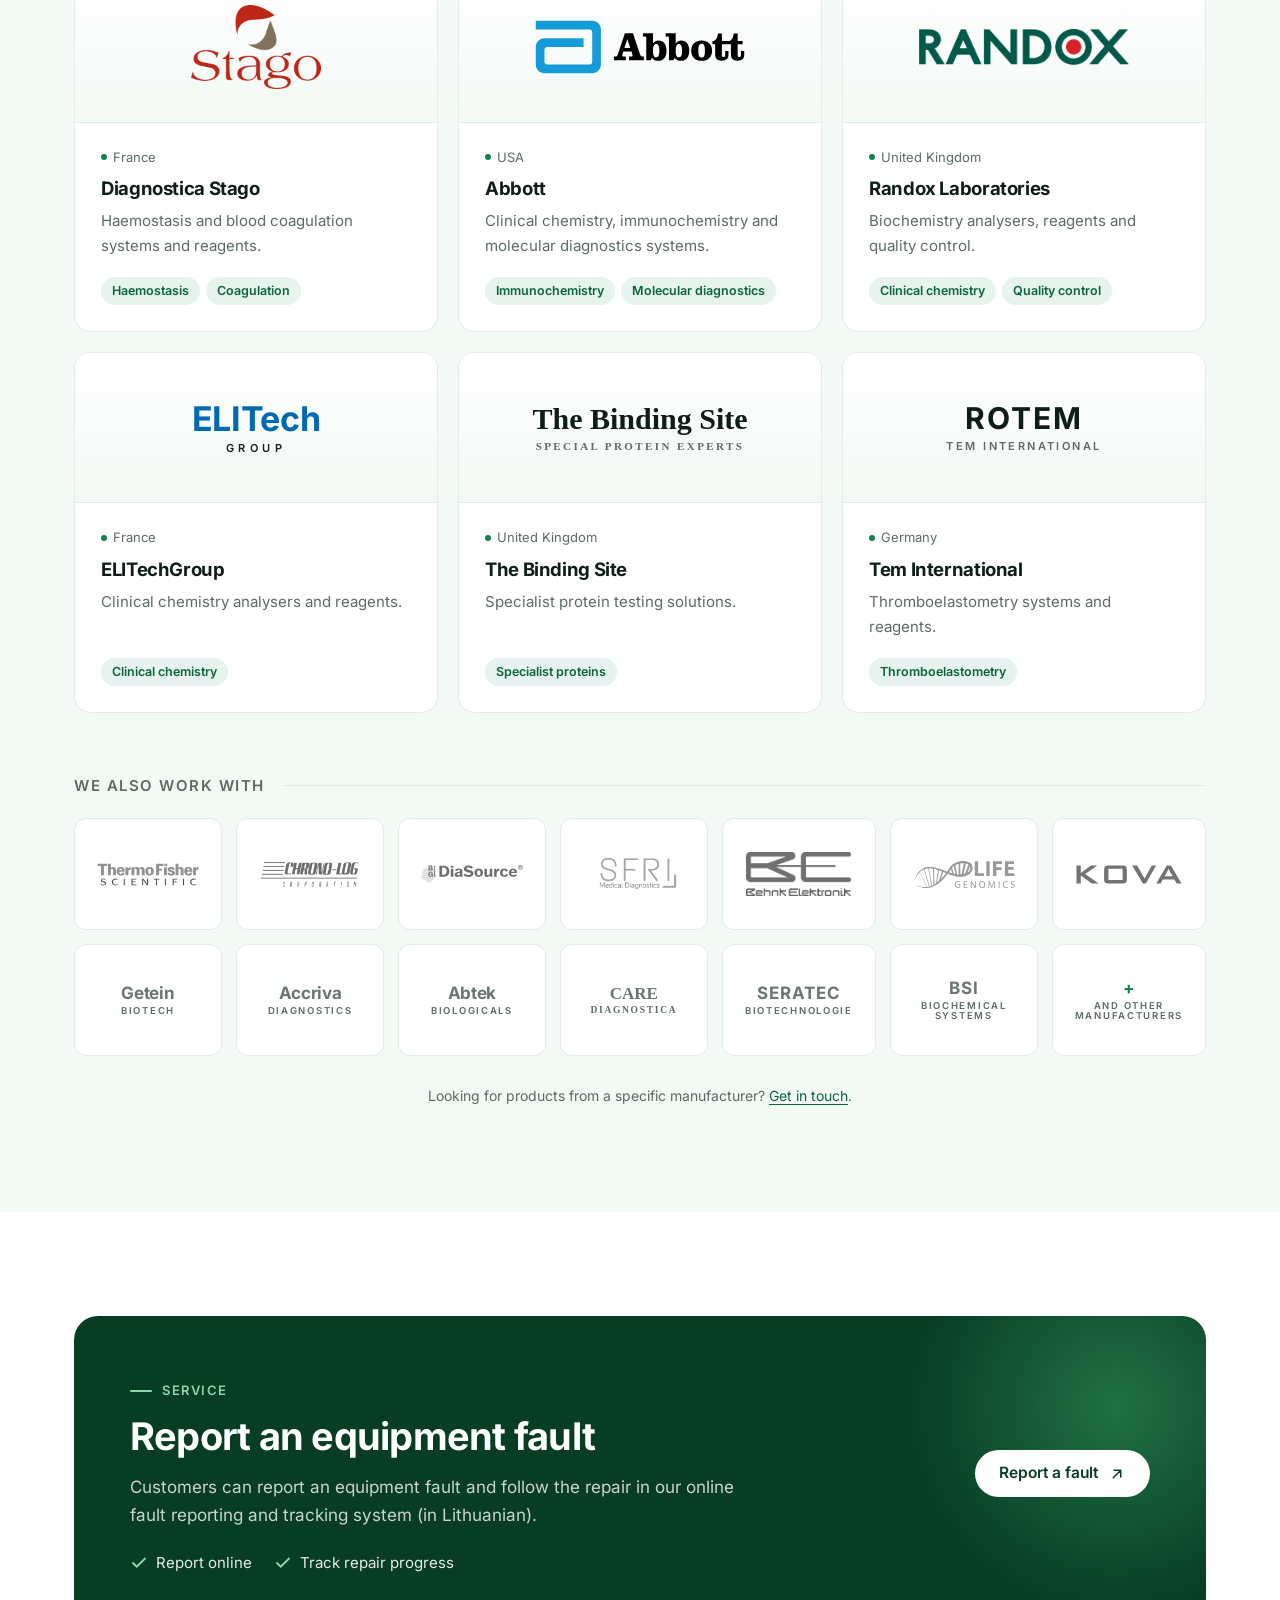
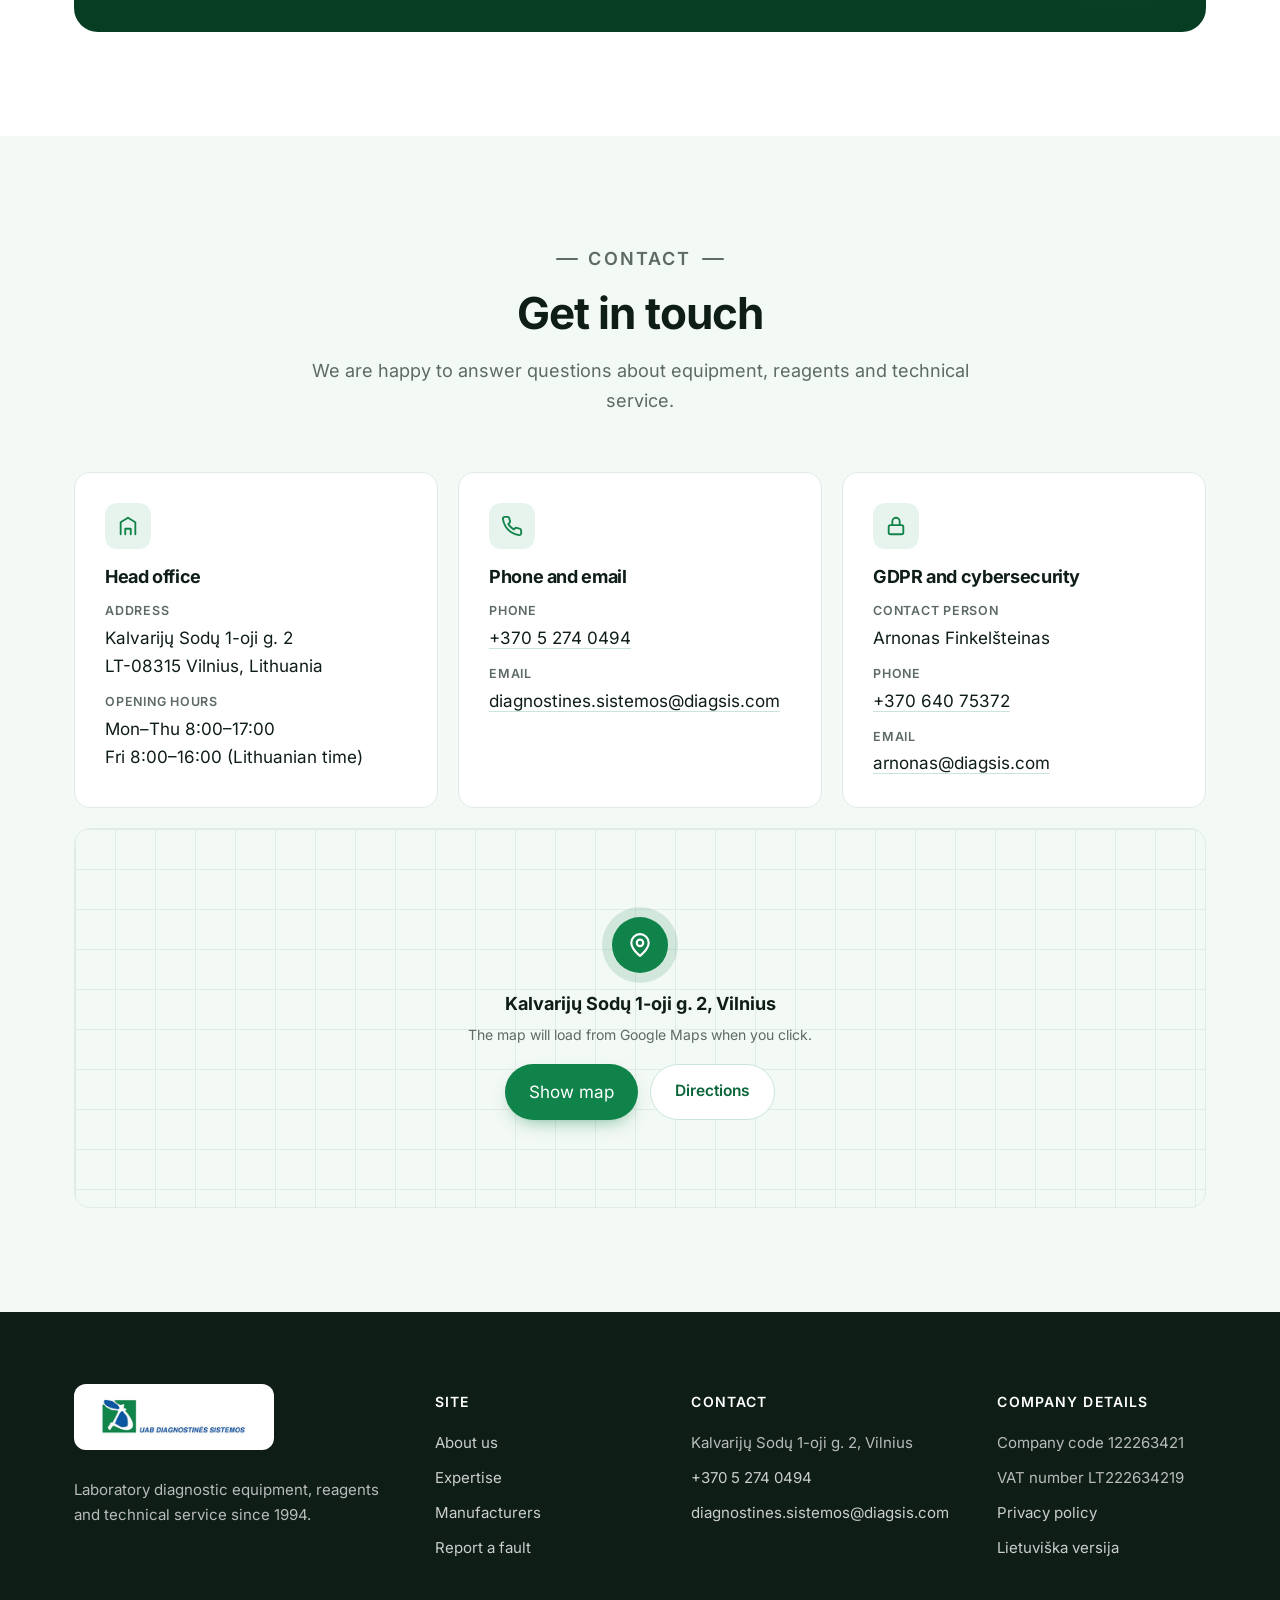
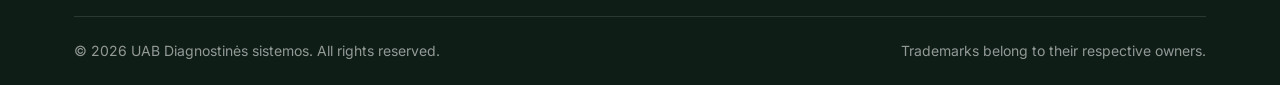
<file: en.html>
<!doctype html>
<html lang="en">
<head>
  <meta charset="utf-8">
  <meta name="viewport" content="width=device-width, initial-scale=1">
  <title>Diagnostinės sistemos – Advanced laboratory medicine technologies</title>
  <meta name="description" content="Since 1994 we have supplied laboratory diagnostic equipment, reagents and technical service in Lithuania: coagulation, immunology, genetics and more. Partner of Stago, Abbott, Randox and other manufacturers.">
  <meta name="theme-color" content="#10834a">
  <link rel="canonical" href="https://diagsis.com/en.html">
  <link rel="alternate" hreflang="lt" href="https://diagsis.com/">
  <link rel="alternate" hreflang="en" href="https://diagsis.com/en.html">
  <link rel="alternate" hreflang="x-default" href="https://diagsis.com/">
  <link rel="icon" href="img/favicon.ico" sizes="32x32">
  <link rel="icon" type="image/png" href="img/favicon-32.png">
  <link rel="apple-touch-icon" href="img/apple-touch-icon.png">
  <link rel="preload" href="fonts/inter-latin.woff2" as="font" type="font/woff2" crossorigin>
  <link rel="preload" href="fonts/inter-latin-ext.woff2" as="font" type="font/woff2" crossorigin>
  <meta property="og:type" content="website">
  <meta property="og:locale" content="en_GB">
  <meta property="og:site_name" content="UAB Diagnostinės sistemos">
  <meta property="og:title" content="Advanced laboratory medicine technologies">
  <meta property="og:description" content="Laboratory diagnostic equipment, reagents and technical service since 1994.">
  <meta property="og:url" content="https://diagsis.com/en.html">
  <meta property="og:image" content="https://diagsis.com/img/og-en.jpg">
  <meta property="og:image:width" content="1200">
  <meta property="og:image:height" content="630">
  <meta property="og:image:alt" content="Diagnostinės sistemos engineer with STA Genesia coagulation analysers">
  <meta name="twitter:card" content="summary_large_image">
  <link rel="stylesheet" href="css/style.css">
  <script type="application/ld+json">
  {
    "@context": "https://schema.org",
    "@type": "Organization",
    "name": "UAB Diagnostinės sistemos",
    "legalName": "UAB Diagnostinės sistemos",
    "url": "https://diagsis.com/",
    "logo": "https://diagsis.com/img/diagnostines-sistemos.jpg",
    "foundingDate": "1994",
    "vatID": "LT222634219",
    "taxID": "122263421",
    "email": "diagnostines.sistemos@diagsis.com",
    "telephone": "+370 5 274 0494",
    "address": {
      "@type": "PostalAddress",
      "streetAddress": "Kalvarijų Sodų 1-oji g. 2",
      "postalCode": "LT-08315",
      "addressLocality": "Vilnius",
      "addressCountry": "LT"
    }
  }
  </script>
</head>
<body>
  <a class="skip" href="#turinys">Skip to content</a>

  <header class="site-header">
    <div class="wrap nav">
      <a class="brand-link" href="#" aria-label="UAB Diagnostinės sistemos – home">
        <img src="img/diagnostines-sistemos.jpg" alt="UAB Diagnostinės sistemos" width="400" height="107">
      </a>
      <button class="menu-toggle" type="button" aria-controls="menu" aria-expanded="false">
        <span></span><b class="visually-hidden">Menu</b>
      </button>
      <ul class="menu" id="menu">
        <li><a href="#apie">About us</a></li>
        <li><a href="#sritys">Expertise</a></li>
        <li><a href="#gamintojai">Manufacturers</a></li>
        <li><a href="#gedimai">Service</a></li>
        <li><a href="gidas.html" hreflang="lt">Lab guide (LT)</a></li>
        <li><a href="#kontaktai">Contact</a></li>
        <li class="lang"><a href="index.html" hreflang="lt" lang="lt" aria-label="Lietuviška versija">LT</a></li>
        <li class="cta-link"><a href="#kontaktai">Get in touch</a></li>
      </ul>
    </div>
  </header>

  <main id="turinys">
    <section class="hero">
      <div class="wrap hero-grid">
        <div>
          <p class="eyebrow"><b>1994</b> Laboratory medicine solutions in Lithuania</p>
          <h1>Advanced <em>laboratory medicine</em> technologies</h1>
          <p class="lead">For more than thirty years we have supplied modern diagnostic equipment, reagents and technical service to laboratories working in coagulation, immunology, genetics and other fields.</p>
          <div class="btns">
            <a class="btn btn-primary" href="#kontaktai">Get in touch
              <svg viewBox="0 0 24 24" fill="none" stroke="currentColor" stroke-width="2" stroke-linecap="round" stroke-linejoin="round" aria-hidden="true"><path d="M5 12h14M13 6l6 6-6 6"/></svg></a>
            <a class="btn btn-outline" href="#gamintojai">Our manufacturers</a>
          </div>
          <ul class="hero-points">
            <li><svg viewBox="0 0 24 24" fill="none" stroke="currentColor" stroke-width="2.4" stroke-linecap="round" stroke-linejoin="round" aria-hidden="true"><path d="M20 6 9 17l-5-5"/></svg>Equipment and reagents</li>
            <li><svg viewBox="0 0 24 24" fill="none" stroke="currentColor" stroke-width="2.4" stroke-linecap="round" stroke-linejoin="round" aria-hidden="true"><path d="M20 6 9 17l-5-5"/></svg>Installation and service</li>
            <li><svg viewBox="0 0 24 24" fill="none" stroke="currentColor" stroke-width="2.4" stroke-linecap="round" stroke-linejoin="round" aria-hidden="true"><path d="M20 6 9 17l-5-5"/></svg>Partner of global manufacturers</li>
          </ul>
        </div>

        <div class="hero-visual">
          <div class="panel">
            <picture>
              <source type="image/webp" srcset="img/inzinierius-520.webp 520w, img/inzinierius-1040.webp 1040w" sizes="(max-width: 940px) 92vw, 520px">
              <img src="img/inzinierius-1040.jpg" srcset="img/inzinierius-520.jpg 520w, img/inzinierius-1040.jpg 1040w" sizes="(max-width: 940px) 92vw, 520px" width="1040" height="800" alt="Diagnostinės sistemos engineer with STA Genesia coagulation analysers" fetchpriority="high">
            </picture>
          </div>
          <div class="float f1" aria-hidden="true">
            <i><svg viewBox="0 0 24 24" fill="none" stroke="currentColor" stroke-width="2" stroke-linecap="round" stroke-linejoin="round"><path d="M12 2.7s6 6.4 6 11a6 6 0 0 1-12 0c0-4.6 6-11 6-11z"/></svg></i>
            <div><b>Haemostasis</b><span>Diagnostica Stago</span></div>
          </div>
          <div class="float f2" aria-hidden="true">
            <i><svg viewBox="0 0 24 24" fill="none" stroke="currentColor" stroke-width="2" stroke-linecap="round" stroke-linejoin="round"><path d="M14.7 6.3a4 4 0 0 0-5.4 5.4L3 18l3 3 6.3-6.3a4 4 0 0 0 5.4-5.4l-2.5 2.5-2.5-2.5 2.5-2.5z"/></svg></i>
            <div><b>Technical service</b><span>Based in Vilnius</span></div>
          </div>
        </div>
      </div>
    </section>

    <div class="trust">
      <div class="wrap">
        <p>Our partners</p>
        <ul>
          <li><img class="lg" src="img/gamintojai/stago.png" alt="Stago" width="195" height="126"></li>
          <li><img src="img/gamintojai/abbott.svg" alt="Abbott" width="120" height="30"></li>
          <li><img src="img/gamintojai/randox.png" alt="Randox" width="171" height="30" class="sm"></li>
          <li><img src="img/gamintojai/diasource.svg" alt="DIAsource ImmunoAssays" width="170" height="30" class="sm"></li>
          <li><img src="img/gamintojai/thermofisher.svg" alt="Thermo Fisher Scientific" width="133" height="30"></li>
        </ul>
      </div>
    </div>

    <section class="section" id="apie">
      <div class="wrap about">
        <div class="about-text reveal">
          <div class="section-head">
            <p class="kicker">About us</p>
            <h2>A reliable partner for Lithuanian laboratories</h2>
          </div>
          <p>UAB Diagnostinės sistemos is a Lithuanian company that has supplied hospitals, clinics and laboratories with modern diagnostic equipment, reagents and solutions since 1994.</p>
          <p>Our goal is to keep laboratories running accurately, quickly and without interruption, from choosing the right solution to installation and long-term technical service.</p>
        </div>
        <div class="stats reveal">
          <div class="stat"><b>1994</b><span>year the company was founded</span></div>
          <div class="stat"><b>30+</b><span>years of experience in laboratory medicine</span></div>
          <div class="stat"><b>70+</b><span>employees in Vilnius</span></div>
          <div class="stat dark"><b>19</b><span>international manufacturing partners</span></div>
        </div>
      </div>
    </section>

    <section class="section tint" id="sritys">
      <div class="wrap">
        <div class="section-head center reveal">
          <p class="kicker">Expertise</p>
          <h2>What we specialise in</h2>
          <p>We work in the key areas of laboratory diagnostics, where accuracy and reliability matter most.</p>
        </div>
        <div class="cards">
          <article class="card reveal">
            <div class="icon"><svg viewBox="0 0 24 24" fill="none" stroke="currentColor" stroke-width="2" stroke-linecap="round" stroke-linejoin="round" aria-hidden="true"><path d="M12 2.7s6 6.4 6 11a6 6 0 0 1-12 0c0-4.6 6-11 6-11z"/></svg></div>
            <h3>Coagulation testing</h3>
            <p>Haemostasis, platelet function and thromboelastometry solutions for clinical laboratories.</p>
          </article>
          <article class="card reveal">
            <div class="icon"><svg viewBox="0 0 24 24" fill="none" stroke="currentColor" stroke-width="2" stroke-linecap="round" stroke-linejoin="round" aria-hidden="true"><path d="M12 3l7 4v5c0 4.5-3 8-7 9-4-1-7-4.5-7-9V7l7-4z"/><path d="M9 12l2 2 4-4"/></svg></div>
            <h3>Immunology testing</h3>
            <p>Equipment and reagents for immunochemistry, specialist proteins and rapid tests.</p>
          </article>
          <article class="card reveal">
            <div class="icon"><svg viewBox="0 0 24 24" fill="none" stroke="currentColor" stroke-width="2" stroke-linecap="round" stroke-linejoin="round" aria-hidden="true"><path d="M7 3c0 6 10 6 10 12s-10 6-10 6"/><path d="M17 3c0 6-10 6-10 12s10 6 10 6"/><path d="M8 7h8M8 17h8"/></svg></div>
            <h3>Genetic testing</h3>
            <p>Molecular diagnostics and FISH technologies for modern laboratories.</p>
          </article>
          <article class="card reveal">
            <div class="icon"><svg viewBox="0 0 24 24" fill="none" stroke="currentColor" stroke-width="2" stroke-linecap="round" stroke-linejoin="round" aria-hidden="true"><path d="M9 3h6M10 3v6.5L4.5 19A1.5 1.5 0 0 0 5.8 21h12.4a1.5 1.5 0 0 0 1.3-2L14 9.5V3"/><path d="M7.5 15h9"/></svg></div>
            <h3>Clinical chemistry</h3>
            <p>Biochemistry analysers, reagents, calibrators and quality control materials.</p>
          </article>
        </div>
      </div>
    </section>

    <section class="section" id="procesas">
      <div class="wrap">
        <div class="section-head reveal">
          <p class="kicker">How we work</p>
          <h2>From your needs to a working laboratory</h2>
        </div>
        <ol class="steps">
          <li class="reveal"><h3>Needs assessment</h3><p>We learn your test volumes, laboratory workflow and requirements.</p></li>
          <li class="reveal"><h3>Choosing a solution</h3><p>We propose the right equipment and reagents from trusted manufacturers.</p></li>
          <li class="reveal"><h3>Delivery and installation</h3><p>We deliver, install and prepare the equipment for routine work.</p></li>
          <li class="reveal"><h3>Maintenance and service</h3><p>We provide technical maintenance and fast repairs.</p></li>
        </ol>
      </div>
    </section>

    <section class="section tint" id="gamintojai">
      <div class="wrap">
        <div class="section-head center reveal">
          <p class="kicker">Manufacturers</p>
          <h2>Globally recognised partners</h2>
          <p>We work with international manufacturers of laboratory diagnostics and supply their products to healthcare institutions in Lithuania.</p>
        </div>

        <div class="partners-featured">
          <article class="partner reveal">
            <div class="partner-logo"><img class="tall" src="img/gamintojai/stago.png" alt="Stago" loading="lazy"></div>
            <div class="partner-body">
              <span class="country">France</span>
              <h3>Diagnostica Stago</h3>
              <p>Haemostasis and blood coagulation systems and reagents.</p>
              <ul class="tags"><li>Haemostasis</li><li>Coagulation</li></ul>
            </div>
          </article>
          <article class="partner reveal">
            <div class="partner-logo"><img src="img/gamintojai/abbott.svg" alt="Abbott" loading="lazy"></div>
            <div class="partner-body">
              <span class="country">USA</span>
              <h3>Abbott</h3>
              <p>Clinical chemistry, immunochemistry and molecular diagnostics systems.</p>
              <ul class="tags"><li>Immunochemistry</li><li>Molecular diagnostics</li></ul>
            </div>
          </article>
          <article class="partner reveal">
            <div class="partner-logo"><img class="wide" src="img/gamintojai/randox.png" alt="Randox" loading="lazy"></div>
            <div class="partner-body">
              <span class="country">United Kingdom</span>
              <h3>Randox Laboratories</h3>
              <p>Biochemistry analysers, reagents and quality control.</p>
              <ul class="tags"><li>Clinical chemistry</li><li>Quality control</li></ul>
            </div>
          </article>
          <article class="partner reveal">
            <div class="partner-logo"><div class="wordmark wm-elitech">ELITech<small>Group</small></div></div>
            <div class="partner-body">
              <span class="country">France</span>
              <h3>ELITechGroup</h3>
              <p>Clinical chemistry analysers and reagents.</p>
              <ul class="tags"><li>Clinical chemistry</li></ul>
            </div>
          </article>
          <article class="partner reveal">
            <div class="partner-logo"><div class="wordmark wm-serif">The Binding Site<small>Special protein experts</small></div></div>
            <div class="partner-body">
              <span class="country">United Kingdom</span>
              <h3>The Binding Site</h3>
              <p>Specialist protein testing solutions.</p>
              <ul class="tags"><li>Specialist proteins</li></ul>
            </div>
          </article>
          <article class="partner reveal">
            <div class="partner-logo"><div class="wordmark wm-caps">ROTEM<small>Tem International</small></div></div>
            <div class="partner-body">
              <span class="country">Germany</span>
              <h3>Tem International</h3>
              <p>Thromboelastometry systems and reagents.</p>
              <ul class="tags"><li>Thromboelastometry</li></ul>
            </div>
          </article>
        </div>

        <div class="partners-more reveal">
          <div class="partners-more-head"><h3>We also work with</h3></div>
          <ul class="logo-grid">
            <li><img src="img/gamintojai/thermofisher.svg" alt="Thermo Fisher Scientific" loading="lazy"><span class="name">Thermo Fisher Scientific</span></li>
            <li><img src="img/gamintojai/chronolog.png" alt="Chrono-log" loading="lazy"><span class="name">Chrono-log</span></li>
            <li><img src="img/gamintojai/diasource.svg" alt="DIAsource ImmunoAssays" loading="lazy" class="sm"><span class="name">DIAsource ImmunoAssays</span></li>
            <li><img src="img/gamintojai/sfri.png" alt="SFRI" loading="lazy"><span class="name">SFRI</span></li>
            <li><img src="img/gamintojai/behnk.png" alt="Behnk Elektronik" loading="lazy"><span class="name">Behnk Elektronik</span></li>
            <li><img src="img/gamintojai/lifegenomics.svg" alt="Life Genomics" loading="lazy"><span class="name">Life Genomics</span></li>
            <li><img src="img/gamintojai/kova.svg" alt="KOVA International" loading="lazy" class="md"><span class="name">KOVA International</span></li>
            <li><div class="wordmark">Getein<small>Biotech</small></div></li>
            <li><div class="wordmark">Accriva<small>Diagnostics</small></div></li>
            <li><div class="wordmark">Abtek<small>Biologicals</small></div></li>
            <li><div class="wordmark wm-serif">CARE<small>diagnostica</small></div></li>
            <li><div class="wordmark wm-caps">Seratec<small>Biotechnologie</small></div></li>
            <li><div class="wordmark wm-caps">BSI<small>Biochemical Systems</small></div></li>
            <li><div class="wordmark more">+<small>and other manufacturers</small></div></li>
          </ul>
          <p class="partners-note">Looking for products from a specific manufacturer? <a href="#kontaktai">Get in touch</a>.</p>
        </div>
      </div>
    </section>

    <section class="section" id="gedimai">
      <div class="wrap">
        <div class="service reveal">
          <div>
            <p class="kicker">Service</p>
            <h2>Report an equipment fault</h2>
            <p>Customers can report an equipment fault and follow the repair in our online fault reporting and tracking system (in Lithuanian).</p>
            <ul>
              <li><svg viewBox="0 0 24 24" fill="none" stroke="currentColor" stroke-width="2.4" stroke-linecap="round" stroke-linejoin="round" aria-hidden="true"><path d="M20 6 9 17l-5-5"/></svg>Report online</li>
              <li><svg viewBox="0 0 24 24" fill="none" stroke="currentColor" stroke-width="2.4" stroke-linecap="round" stroke-linejoin="round" aria-hidden="true"><path d="M20 6 9 17l-5-5"/></svg>Track repair progress</li>
            </ul>
          </div>
          <a class="btn btn-light" href="https://diagsis.com/egkrks/" target="_blank" rel="noopener">Report a fault
            <svg viewBox="0 0 24 24" fill="none" stroke="currentColor" stroke-width="2" stroke-linecap="round" stroke-linejoin="round" aria-hidden="true"><path d="M7 17 17 7M8 7h9v9"/></svg></a>
        </div>
      </div>
    </section>

    <section class="section tint" id="kontaktai">
      <div class="wrap">
        <div class="section-head center reveal">
          <p class="kicker">Contact</p>
          <h2>Get in touch</h2>
          <p>We are happy to answer questions about equipment, reagents and technical service.</p>
        </div>
        <div class="contact-grid">
          <div class="contact-card reveal">
            <div class="icon"><svg viewBox="0 0 24 24" fill="none" stroke="currentColor" stroke-width="2" stroke-linecap="round" stroke-linejoin="round" aria-hidden="true"><path d="M4 21V8l8-5 8 5v13"/><path d="M9 21v-6h6v6"/></svg></div>
            <h3>Head office</h3>
            <dl>
              <div><dt>Address</dt><dd>Kalvarijų Sodų 1-oji g. 2<br>LT-08315 Vilnius, Lithuania</dd></div>
              <div><dt>Opening hours</dt><dd>Mon–Thu 8:00–17:00<br>Fri 8:00–16:00 (Lithuanian time)</dd></div>
            </dl>
          </div>
          <div class="contact-card reveal">
            <div class="icon"><svg viewBox="0 0 24 24" fill="none" stroke="currentColor" stroke-width="2" stroke-linecap="round" stroke-linejoin="round" aria-hidden="true"><path d="M22 16.9v3a2 2 0 0 1-2.2 2 19.8 19.8 0 0 1-8.6-3.1 19.5 19.5 0 0 1-6-6A19.8 19.8 0 0 1 2.1 4.2 2 2 0 0 1 4.1 2h3a2 2 0 0 1 2 1.7c.1.9.4 1.8.7 2.7a2 2 0 0 1-.5 2.1L8 9.8a16 16 0 0 0 6 6l1.3-1.3a2 2 0 0 1 2.1-.4c.9.3 1.8.6 2.7.7a2 2 0 0 1 1.7 2z"/></svg></div>
            <h3>Phone and email</h3>
            <dl>
              <div><dt>Phone</dt><dd><a href="tel:+37052740494">+370 5 274 0494</a></dd></div>
              <div><dt>Email</dt><dd><a href="mailto:diagnostines.sistemos@diagsis.com">diagnostines.sistemos@diagsis.com</a></dd></div>
            </dl>
          </div>
          <div class="contact-card reveal">
            <div class="icon"><svg viewBox="0 0 24 24" fill="none" stroke="currentColor" stroke-width="2" stroke-linecap="round" stroke-linejoin="round" aria-hidden="true"><rect x="4" y="11" width="16" height="10" rx="2"/><path d="M8 11V7a4 4 0 0 1 8 0v4"/></svg></div>
            <h3>GDPR and cybersecurity</h3>
            <dl>
              <div><dt>Contact person</dt><dd>Arnonas Finkelšteinas</dd></div>
              <div><dt>Phone</dt><dd><a href="tel:+37064075372">+370 640 75372</a></dd></div>
              <div><dt>Email</dt><dd><a href="mailto:arnonas@diagsis.com">arnonas@diagsis.com</a></dd></div>
            </dl>
          </div>
          <div class="map" data-title="UAB Diagnostinės sistemos on the map"
               data-src="https://www.google.com/maps?q=Kalvarij%C5%B3+Sod%C5%B3+1-oji+g.+2,+Vilnius&amp;output=embed&amp;hl=en">
            <div class="map-consent">
              <div>
                <div class="pin"><svg viewBox="0 0 24 24" fill="none" stroke="currentColor" stroke-width="2" stroke-linecap="round" stroke-linejoin="round" aria-hidden="true"><path d="M20 10c0 6-8 12-8 12S4 16 4 10a8 8 0 0 1 16 0z"/><circle cx="12" cy="10" r="3"/></svg></div>
                <b>Kalvarijų Sodų 1-oji g. 2, Vilnius</b>
                <p>The map will load from Google Maps when you click.</p>
                <div class="btns">
                  <button class="btn btn-primary" type="button" data-load-map>Show map</button>
                  <a class="btn btn-outline" href="https://www.google.com/maps/search/?api=1&amp;query=Kalvarij%C5%B3+Sod%C5%B3+1-oji+g.+2,+Vilnius" target="_blank" rel="noopener">Directions</a>
                </div>
              </div>
            </div>
          </div>
        </div>
      </div>
    </section>
  </main>

  <footer class="site-footer">
    <div class="wrap">
      <div class="footer-grid">
        <div>
          <a class="footer-logo" href="#"><img src="img/diagnostines-sistemos.jpg" alt="UAB Diagnostinės sistemos" width="400" height="107" loading="lazy"></a>
          <p>Laboratory diagnostic equipment, reagents and technical service since 1994.</p>
        </div>
        <div>
          <h4>Site</h4>
          <ul>
            <li><a href="#apie">About us</a></li>
            <li><a href="#sritys">Expertise</a></li>
            <li><a href="#gamintojai">Manufacturers</a></li>
            <li><a href="#gedimai">Report a fault</a></li>
          </ul>
        </div>
        <div>
          <h4>Contact</h4>
          <ul>
            <li>Kalvarijų Sodų 1-oji g. 2, Vilnius</li>
            <li><a href="tel:+37052740494">+370 5 274 0494</a></li>
            <li><a href="mailto:diagnostines.sistemos@diagsis.com">diagnostines.sistemos@diagsis.com</a></li>
          </ul>
        </div>
        <div>
          <h4>Company details</h4>
          <ul>
            <li>Company code 122263421</li>
            <li>VAT number LT222634219</li>
            <li><a href="privacy.html">Privacy policy</a></li>
            <li><a href="index.html" hreflang="lt" lang="lt">Lietuviška versija</a></li>
          </ul>
        </div>
      </div>
      <div class="footer-bottom">
        <span>© <span id="metai">2026</span> UAB Diagnostinės sistemos. All rights reserved.</span>
        <span>Trademarks belong to their respective owners.</span>
      </div>
    </div>
  </footer>

  <script src="js/main.js"></script>
</body>
</html>
</file>
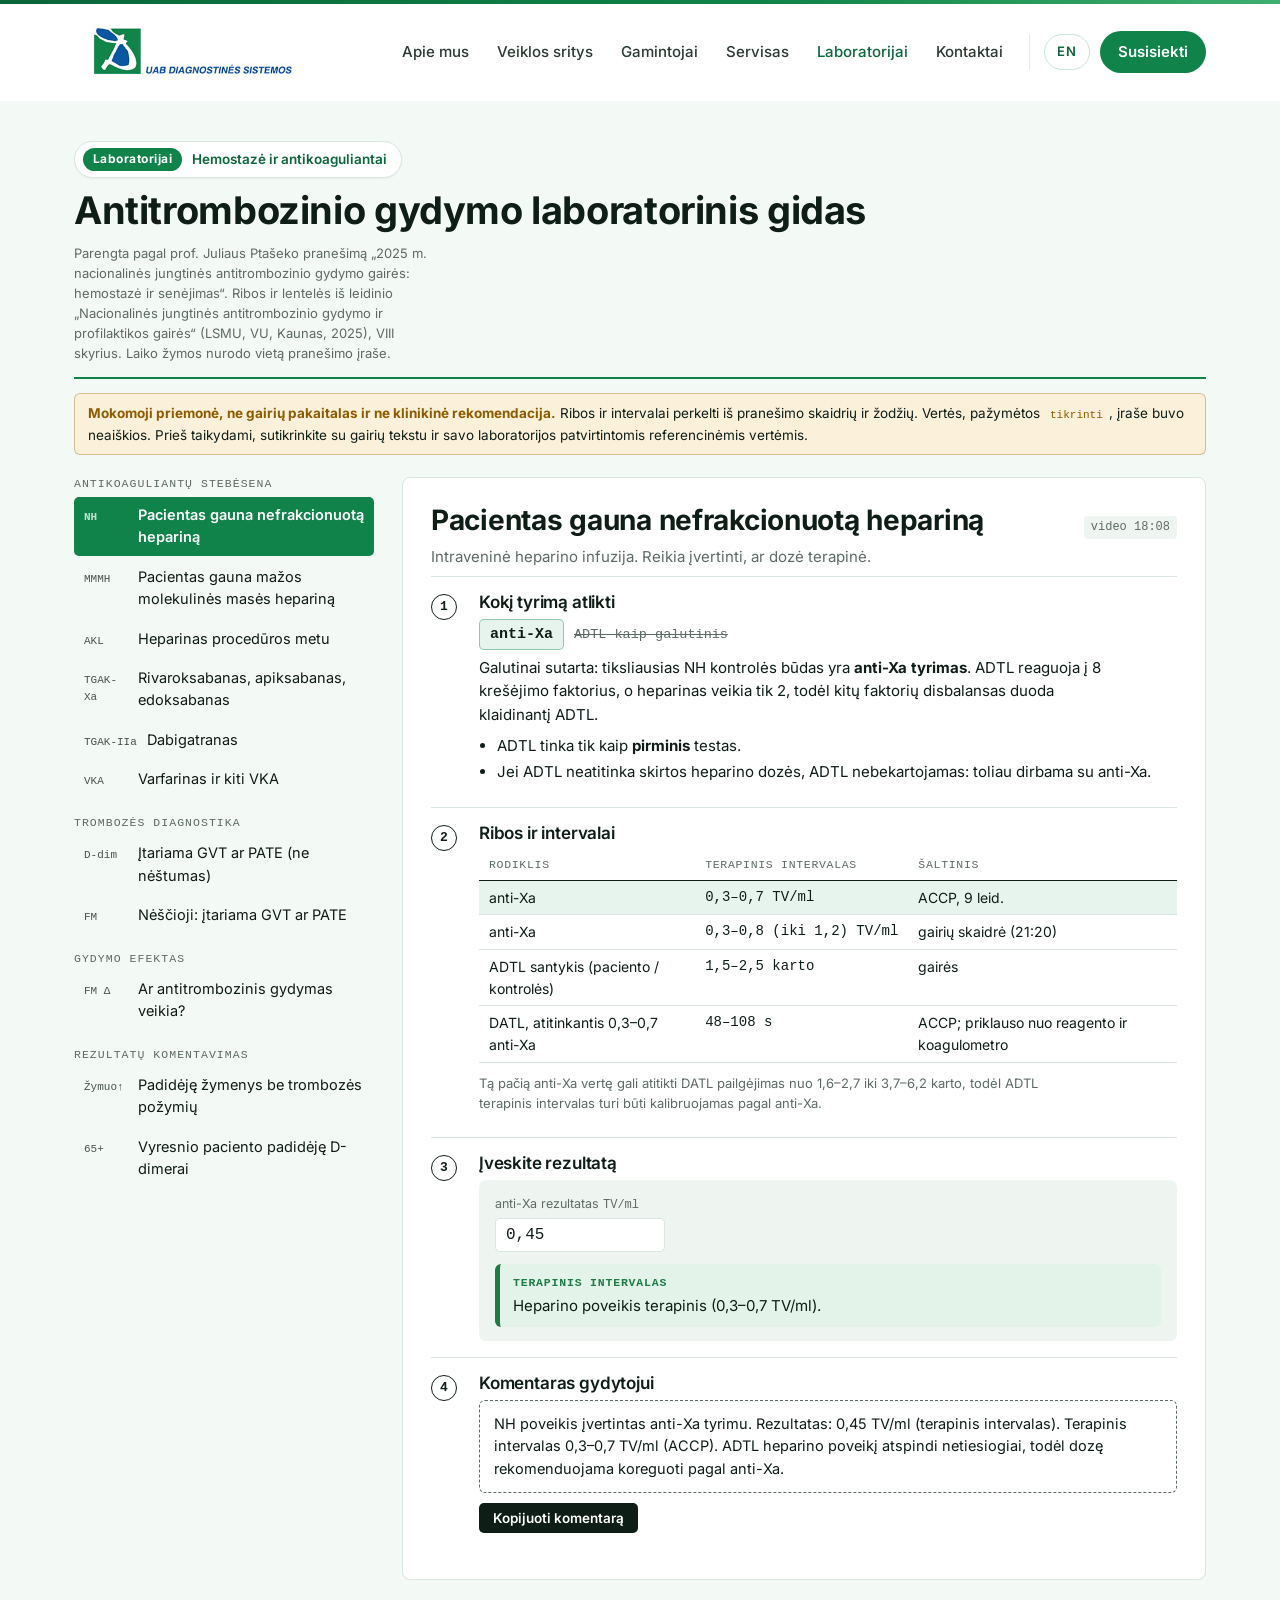
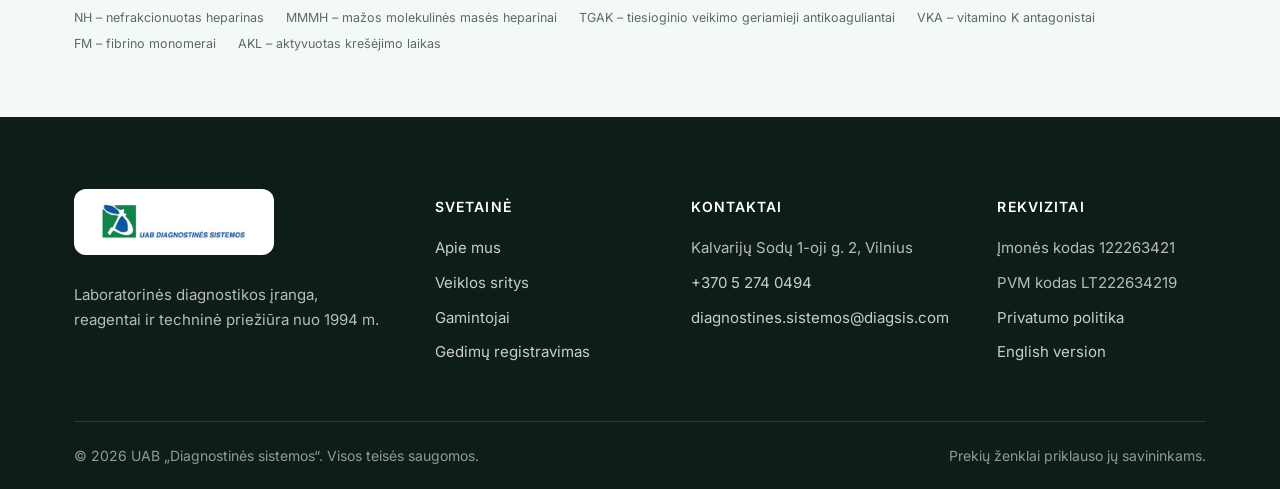
<file: gidas.html>
<!doctype html>
<html lang="lt">
<head>
  <meta charset="utf-8">
  <meta name="viewport" content="width=device-width, initial-scale=1">
  <title>Antitrombozinio gydymo laboratorinis gidas – UAB „Diagnostinės sistemos“</title>
  <meta name="description" content="Mokomasis laboratorijos gidas: kokį tyrimą atlikti stebint antikoaguliantus, D-dimerų ir fibrino monomerų vertinimas.">
  <link rel="canonical" href="https://diagsis.com/gidas.html">
  <meta name="theme-color" content="#10834a">
  <link rel="icon" href="img/favicon.ico" sizes="32x32">
  <link rel="icon" type="image/png" href="img/favicon-32.png">
  <link rel="apple-touch-icon" href="img/apple-touch-icon.png">
  <link rel="preload" href="fonts/inter-latin.woff2" as="font" type="font/woff2" crossorigin>
  <link rel="preload" href="fonts/inter-latin-ext.woff2" as="font" type="font/woff2" crossorigin>
  <link rel="stylesheet" href="css/style.css">
  <style>
  .gidas{
    --ground:var(--green-tint); --surface:#FFFFFF; --surface-2:#EEF5F1; --ink:#0f1d17; --ink-2:#5d6b64; --line:#dbe6e0;
    --accent:var(--green); --accent-ink:#FFFFFF; --accent-soft:var(--green-soft);
    --ok:#1F7A45; --ok-soft:#E3F3E9; --warn:#8F5B00; --warn-soft:#FBF0D9; --bad:#B03A2E; --bad-soft:#F9E3E0;
    --display:"Inter",system-ui,"Segoe UI",Arial,sans-serif; --body:"Inter",system-ui,"Segoe UI",Arial,sans-serif;
    --mono:ui-monospace,"Cascadia Mono",Consolas,"Courier New",monospace;
    background:var(--ground); color:var(--ink); font-size:15px; line-height:1.55;
  }
  .gidas .wrap{padding-block:40px 64px}
  .gidas h1,.gidas h2,.gidas h3{letter-spacing:-.01em}
  .gidas header.top{border-bottom-color:var(--green)}
  .gidas p{margin:0 0 8px}
  .gidas-footer{margin-top:28px;font-size:12.5px;color:var(--ink-2);display:flex;flex-wrap:wrap;gap:6px 22px}

        header.top{display:flex;flex-wrap:wrap;gap:12px 28px;align-items:flex-end;justify-content:space-between;border-bottom:2px solid var(--ink);padding-bottom:14px;margin-bottom:14px}
  h1{font-family:var(--display);font-weight:700;font-size:clamp(26px,4vw,38px);line-height:1.08;margin:4px 0 0;text-wrap:balance}
  .src{font-size:13px;color:var(--ink-2);max-width:360px}
  .notice{background:var(--warn-soft);color:var(--ink);border:1px solid color-mix(in srgb,var(--warn) 35%,transparent);border-radius:6px;padding:9px 13px;font-size:13.5px;margin-bottom:22px}
  .notice b{color:var(--warn)}
  .layout{display:grid;grid-template-columns:300px 1fr;gap:28px;align-items:start}
  @media (max-width:860px){.layout{grid-template-columns:1fr}}
  nav.sit{position:sticky;top:calc(var(--header-h) + 16px);display:flex;flex-direction:column;gap:18px}
  @media (max-width:860px){nav.sit{position:static}}
  .grp h2{font-family:var(--mono);font-weight:500;font-size:11.5px;letter-spacing:.09em;text-transform:uppercase;color:var(--ink-2);margin:0 0 6px}
  .grp ul{list-style:none;margin:0;padding:0;display:flex;flex-direction:column;gap:3px}
  .grp button{all:unset;box-sizing:border-box;display:flex;gap:10px;align-items:baseline;width:100%;padding:7px 10px;border-radius:5px;cursor:pointer;font-size:14.5px;color:var(--ink)}
  .grp button:hover{background:var(--surface-2)}
  .grp button:focus-visible{outline:2px solid var(--accent);outline-offset:1px}
  .grp button[aria-current="true"]{background:var(--accent);color:var(--accent-ink);font-weight:600}
  .grp button .code{font-family:var(--mono);font-size:11px;opacity:.75;min-width:44px}
  main.panel{background:var(--surface);border:1px solid var(--line);border-radius:8px;padding:26px 28px 30px;min-width:0}
  @media (max-width:520px){main.panel{padding:18px 16px 22px}}
  .panel-head{display:flex;flex-wrap:wrap;gap:6px 16px;align-items:baseline;justify-content:space-between;margin-bottom:6px}
  .panel h2.title{font-family:var(--display);font-weight:700;font-size:clamp(22px,3vw,28px);line-height:1.15;margin:0;text-wrap:balance}
  .ts{font-family:var(--mono);font-size:12px;background:var(--surface-2);color:var(--ink-2);padding:2px 7px;border-radius:4px;white-space:nowrap}
  .when{color:var(--ink-2);margin:0 0 20px;max-width:70ch}
  .step{display:grid;grid-template-columns:34px 1fr;gap:0 14px;padding:16px 0;border-top:1px solid var(--line)}
  .step .n{font-family:var(--mono);font-weight:600;font-size:13px;width:26px;height:26px;border-radius:50%;border:1.5px solid var(--ink);display:grid;place-items:center;margin-top:1px}
  .step h3{font-family:var(--display);font-weight:600;font-size:17px;margin:0 0 6px}
  .step p{margin:0 0 8px;max-width:72ch}
  .step ul{margin:0 0 8px;padding-left:18px}
  .step li{margin-bottom:3px}
  .testname{display:inline-block;font-family:var(--mono);font-weight:600;font-size:15px;background:var(--accent-soft);color:var(--ink);border:1px solid color-mix(in srgb,var(--accent) 40%,transparent);padding:3px 10px;border-radius:5px;margin:0 6px 6px 0}
  .avoid{display:inline-block;font-family:var(--mono);font-size:13.5px;text-decoration:line-through;color:var(--ink-2);margin-right:6px}
  .tbl{overflow-x:auto;margin:4px 0 10px}
  table{border-collapse:collapse;min-width:420px;width:100%;font-size:14px}
  th,td{text-align:left;padding:6px 10px;border-bottom:1px solid var(--line);vertical-align:top}
  th{font-family:var(--mono);font-weight:500;font-size:11.5px;letter-spacing:.06em;text-transform:uppercase;color:var(--ink-2);border-bottom:1.5px solid var(--ink)}
  td.v{font-family:var(--mono);font-variant-numeric:tabular-nums;white-space:nowrap;font-weight:500}
  tr.hl td{background:var(--accent-soft)}
  .calc{background:var(--surface-2);border-radius:7px;padding:14px 16px;display:flex;flex-direction:column;gap:12px}
  .fields{display:flex;flex-wrap:wrap;gap:12px 18px;align-items:flex-end}
  .field{display:flex;flex-direction:column;gap:4px;min-width:0}
  .field label{font-size:12.5px;color:var(--ink-2)}
  .field input,.field select{font-family:var(--mono);font-size:16px;color:var(--ink);background:var(--surface);border:1px solid var(--line);border-radius:5px;padding:7px 10px;width:170px;max-width:100%}
  .field select{font-family:var(--body);font-size:14.5px;width:250px}
  .field input:focus-visible,.field select:focus-visible{outline:2px solid var(--accent);outline-offset:0;border-color:var(--accent)}
  .unit{font-family:var(--mono);font-size:12px;color:var(--ink-2)}
  .check{display:flex;gap:8px;align-items:center;font-size:14px}
  .result{border-radius:6px;padding:10px 13px;border-left:5px solid var(--line);background:var(--surface)}
  .result .k{font-family:var(--mono);font-size:11.5px;letter-spacing:.07em;text-transform:uppercase;font-weight:600}
  .result .t{margin-top:2px}
  .result.ok{border-color:var(--ok);background:var(--ok-soft)} .result.ok .k{color:var(--ok)}
  .result.warn{border-color:var(--warn);background:var(--warn-soft)} .result.warn .k{color:var(--warn)}
  .result.bad{border-color:var(--bad);background:var(--bad-soft)} .result.bad .k{color:var(--bad)}
  .result.idle .k{color:var(--ink-2)}
  .comment{position:relative;background:var(--surface);border:1px dashed var(--ink-2);border-radius:6px;padding:12px 14px;font-size:14.5px;max-width:78ch}
  .comment p{margin:0}
  .copy{margin-top:10px;font-family:var(--body);font-size:13.5px;font-weight:600;background:var(--ink);color:var(--surface);border:0;border-radius:5px;padding:7px 14px;cursor:pointer}
  .copy:focus-visible{outline:2px solid var(--accent);outline-offset:2px}
  .note{font-size:13px;color:var(--ink-2);margin-top:6px}
  .flag{font-family:var(--mono);font-size:11px;background:var(--warn-soft);color:var(--warn);padding:1px 6px;border-radius:3px;white-space:nowrap}
  @media (prefers-reduced-motion:no-preference){.result{transition:background-color .15s ease,border-color .15s ease}}
  </style>
</head>
<body>
  <a class="skip" href="#turinys">Pereiti prie turinio</a>

  <header class="site-header">
    <div class="wrap nav">
      <a class="brand-link" href="index.html" aria-label="UAB „Diagnostinės sistemos“ – pradžia">
        <img src="img/diagnostines-sistemos.jpg" alt="UAB „Diagnostinės sistemos“" width="400" height="107">
      </a>
      <button class="menu-toggle" type="button" aria-controls="menu" aria-expanded="false">
        <span></span><b class="visually-hidden">Meniu</b>
      </button>
      <ul class="menu" id="menu">
        <li><a href="index.html#apie">Apie mus</a></li>
        <li><a href="index.html#sritys">Veiklos sritys</a></li>
        <li><a href="index.html#gamintojai">Gamintojai</a></li>
        <li><a href="index.html#gedimai">Servisas</a></li>
        <li><a class="active" href="gidas.html" aria-current="page">Laboratorijai</a></li>
        <li><a href="index.html#kontaktai">Kontaktai</a></li>
        <li class="lang"><a href="en.html" hreflang="en" lang="en" aria-label="English version">EN</a></li>
        <li class="cta-link"><a href="index.html#kontaktai">Susisiekti</a></li>
      </ul>
    </div>
  </header>

  <main id="turinys" class="gidas">
  <div class="wrap">
  <header class="top">
    <div>
      <p class="eyebrow"><b>Laboratorijai</b> Hemostazė ir antikoaguliantai</p>
      <h1>Antitrombozinio gydymo laboratorinis gidas</h1>
    </div>
    <div class="src">Parengta pagal prof. Juliaus Ptašeko pranešimą „2025 m. nacionalinės jungtinės antitrombozinio gydymo gairės: hemostazė ir senėjimas“. Ribos ir lentelės iš leidinio „Nacionalinės jungtinės antitrombozinio gydymo ir profilaktikos gairės“ (LSMU, VU, Kaunas, 2025), VIII skyrius. Laiko žymos nurodo vietą pranešimo įraše.</div>
  </header>
  <div class="notice"><b>Mokomoji priemonė, ne gairių pakaitalas ir ne klinikinė rekomendacija.</b> Ribos ir intervalai perkelti iš pranešimo skaidrių ir žodžių. Vertės, pažymėtos <span class="flag">tikrinti</span>, įraše buvo neaiškios. Prieš taikydami, sutikrinkite su gairių tekstu ir savo laboratorijos patvirtintomis referencinėmis vertėmis.</div>

  <div class="layout">
    <nav class="sit" id="nav" aria-label="Situacijos"></nav>
    <main class="panel" id="panel" aria-live="polite"></main>
  </div>

  <div class="gidas-footer">
    <span>NH – nefrakcionuotas heparinas</span><span>MMMH – mažos molekulinės masės heparinai</span><span>TGAK – tiesioginio veikimo geriamieji antikoaguliantai</span><span>VKA – vitamino K antagonistai</span><span>FM – fibrino monomerai</span><span>AKL – aktyvuotas krešėjimo laikas</span>
  </div>
</div>
  </main>

  <footer class="site-footer">
    <div class="wrap">
      <div class="footer-grid">
        <div>
          <a class="footer-logo" href="index.html"><img src="img/diagnostines-sistemos.jpg" alt="UAB „Diagnostinės sistemos“" width="400" height="107" loading="lazy"></a>
          <p>Laboratorinės diagnostikos įranga, reagentai ir techninė priežiūra nuo 1994 m.</p>
        </div>
        <div>
          <h4>Svetainė</h4>
          <ul>
            <li><a href="index.html#apie">Apie mus</a></li>
            <li><a href="index.html#sritys">Veiklos sritys</a></li>
            <li><a href="index.html#gamintojai">Gamintojai</a></li>
            <li><a href="index.html#gedimai">Gedimų registravimas</a></li>
          </ul>
        </div>
        <div>
          <h4>Kontaktai</h4>
          <ul>
            <li>Kalvarijų Sodų 1-oji g. 2, Vilnius</li>
            <li><a href="tel:+37052740494">+370 5 274 0494</a></li>
            <li><a href="mailto:diagnostines.sistemos@diagsis.com">diagnostines.sistemos@diagsis.com</a></li>
          </ul>
        </div>
        <div>
          <h4>Rekvizitai</h4>
          <ul>
            <li>Įmonės kodas 122263421</li>
            <li>PVM kodas LT222634219</li>
            <li><a href="privatumas.html">Privatumo politika</a></li>
            <li><a href="en.html" hreflang="en" lang="en">English version</a></li>
          </ul>
        </div>
      </div>
      <div class="footer-bottom">
        <span>© <span id="metai">2026</span> UAB „Diagnostinės sistemos“. Visos teisės saugomos.</span>
        <span>Prekių ženklai priklauso jų savininkams.</span>
      </div>
    </div>
  </footer>

  <script src="js/main.js"></script>
  <script>
const fmt = (n, d=2) => Number(n).toLocaleString('lt-LT',{maximumFractionDigits:d});
const num = v => { const x = parseFloat(String(v).replace(',', '.')); return isNaN(x) ? null : x; };

const MMMH = [
  ['Bemiparinas, 1 k./d.', 1.4], ['Certoparinas, 2 k./d.', 1.0], ['Dalteparinas, 1 k./d.', 1.05],
  ['Enoksaparinas, 2 k./d.', 1.2], ['Nadroparinas, 1 k./d.', 1.3], ['Nadroparinas, 2 k./d.', 1.0],
  ['Reviparinas, 1 k./d.', 1.3], ['Tinzaparinas, 1 k./d.', 0.85]
];
const AKL = [
  ['Inkstų dializė', 120, 200, '0,3–1,0 V/ml'],
  ['Vainikinių arterijų angiografija / PVAI', 250, 350, '1,0–2,0 V/ml'],
  ['Angiografija / PVAI su GP IIb/IIIa inhibitoriumi', 200, 250, 'mažesnis intervalas'],
  ['Dirbtinė kraujo apytaka', 400, null, '4,0–5,0 V/ml']
];

const S = [
 { id:'nh', group:'Antikoaguliantų stebėsena', code:'NH', title:'Pacientas gauna nefrakcionuotą hepariną', ts:'18:08',
   when:'Intraveninė heparino infuzija. Reikia įvertinti, ar dozė terapinė.',
   test:`<span class="testname">anti-Xa</span> <span class="avoid">ADTL kaip galutinis</span>
     <p>Galutinai sutarta: tiksliausias NH kontrolės būdas yra <b>anti-Xa tyrimas</b>. ADTL reaguoja į 8 krešėjimo faktorius, o heparinas veikia tik 2, todėl kitų faktorių disbalansas duoda klaidinantį ADTL.</p>
     <ul><li>ADTL tinka tik kaip <b>pirminis</b> testas.</li><li>Jei ADTL neatitinka skirtos heparino dozės, ADTL nebekartojamas: toliau dirbama su anti-Xa.</li></ul>`,
   ranges:`<div class="tbl"><table><tr><th>Rodiklis</th><th>Terapinis intervalas</th><th>Šaltinis</th></tr>
     <tr class="hl"><td>anti-Xa</td><td class="v">0,3–0,7 TV/ml</td><td>ACCP, 9 leid.</td></tr>
     <tr><td>anti-Xa</td><td class="v">0,3–0,8 (iki 1,2) TV/ml</td><td>gairių skaidrė (21:20)</td></tr>
     <tr><td>ADTL santykis (paciento / kontrolės)</td><td class="v">1,5–2,5 karto</td><td>gairės</td></tr>
     <tr><td>DATL, atitinkantis 0,3–0,7 anti-Xa</td><td class="v">48–108 s</td><td>ACCP; priklauso nuo reagento ir koagulometro</td></tr></table></div>
     <p class="note">Tą pačią anti-Xa vertę gali atitikti DATL pailgėjimas nuo 1,6–2,7 iki 3,7–6,2 karto, todėl ADTL terapinis intervalas turi būti kalibruojamas pagal anti-Xa.</p>`,
   calc:'nh',
   comment:'NH poveikis įvertintas anti-Xa tyrimu. Rezultatas: {v} TV/ml ({cls}). Terapinis intervalas 0,3–0,7 TV/ml (ACCP). ADTL heparino poveikį atspindi netiesiogiai, todėl dozę rekomenduojama koreguoti pagal anti-Xa.'
 },
 { id:'mmmh', group:'Antikoaguliantų stebėsena', code:'MMMH', title:'Pacientas gauna mažos molekulinės masės hepariną', ts:'19:39',
   when:'MMMH įprastai laboratoriškai nestebimas. Tyrimas reikalingas tik specialiose situacijose.',
   test:`<span class="testname">anti-Xa</span>
     <p><b>Kada tirti:</b></p>
     <ul><li>inkstų funkcijos nepakankamumas;</li><li>nėštumas;</li><li>viršsvoris;</li><li>pediatriniai pacientai;</li><li>ruošiant operacijai, kai reikia atmesti liekamąjį MMMH poveikį;</li><li>kai gali būti sutrikę vaisto eliminacijos ar metabolizmo keliai.</li></ul>
     <p><b>Mėginio laikas:</b> anti-Xa vertės gairių lentelėje pateiktos <b>praėjus 4 val. po injekcijos</b>.</p>`,
   ranges:`<div class="tbl"><table><tr><th>MMMH preparatas</th><th>Vidutinė anti-Xa po 4 val.</th></tr>
     ${MMMH.map(r=>`<tr><td>${r[0]}</td><td class="v">~${fmt(r[1])} V/ml</td></tr>`).join('')}
     <tr class="hl"><td>Bendras MMMH terapinis intervalas</td><td class="v">0,3–1,2 TV/ml</td></tr></table></div>
     <p class="note">Kiekvienas komercinis preparatas turi savo anti-Xa aktyvumą, todėl rezultatą lyginkite su konkretaus preparato verte.</p>`,
   calc:'mmmh',
   comment:'MMMH ({drug}) poveikis įvertintas anti-Xa tyrimu praėjus 4 val. po injekcijos. Rezultatas: {v} V/ml. Vidutinė šio preparato terapinės dozės vertė ~{exp} V/ml, bendras MMMH intervalas 0,3–1,2 TV/ml ({cls}).'
 },
 { id:'akl', group:'Antikoaguliantų stebėsena', code:'AKL', title:'Heparinas procedūros metu', ts:'19:39',
   when:'Dializė, vainikinių arterijų angiografija ar PVAI, dirbtinė kraujo apytaka. Reikia skirti techninį klinikinį intervalą nuo terapinio.',
   test:`<span class="testname">AKL</span><span class="testname">anti-Xa</span>
     <p>Procedūrų metu naudojamas <b>aktyvuotas krešėjimo laikas</b>. Jo intervalai atitinka gerokai didesnes anti-Xa vertes nei įprastas terapinis intervalas 0,3–0,7.</p>`,
   ranges:`<div class="tbl"><table><tr><th>Procedūra</th><th>AKL</th><th>Atitinka anti-Xa</th></tr>
     ${AKL.map(r=>`<tr><td>${r[0]}</td><td class="v">${r[2]?r[1]+'–'+r[2]:'> '+r[1]} s</td><td class="v">${r[3]}</td></tr>`).join('')}</table></div>`,
   calc:'akl',
   comment:'AKL procedūros metu ({proc}): {v} s. Tikslinis intervalas {range} ({cls}). Tai techninis klinikinis intervalas, jis nelyginamas su terapiniu anti-Xa intervalu 0,3–0,7 TV/ml.'
 },
 { id:'xa', group:'Antikoaguliantų stebėsena', code:'TGAK-Xa', title:'Rivaroksabanas, apiksabanas, edoksabanas', ts:'21:20',
   when:'Xa faktoriaus slopintojai. Rutiniškai nestebimi. Tiriama, kai reikia žinoti vaisto koncentraciją arba įvertinti gydymo efektyvumą.',
   test:`<span class="testname">anti-Xa</span>
     <p>Anti-Xa tyrimas tinka ir Xa faktoriaus slopintojų koncentracijai vertinti. Gydymo efektyvumui kartu stebimi <b>fibrino monomerai</b> (žr. „Gydymo efektyvumas“).</p>`,
   ranges:`<div class="tbl"><table><tr><th>Grupė</th><th>Terapinė koncentracija</th></tr>
     <tr class="hl"><td>Rivaroksabano grupė (Xa faktoriaus slopintojai)</td><td class="v">100–140 <span class="flag">tikrinti vienetus</span></td></tr></table></div>
     <p class="note">Skaidrėje vienetai nurodyti kaip „mgk/ml“. Prieš naudojant būtina sutikrinti su gairėmis.</p>`,
   calc:null,
   comment:'Xa faktoriaus slopintojo poveikis įvertintas anti-Xa tyrimu. Gydymo efektyvumui vertinti rekomenduojama kartu stebėti fibrino monomerų dinamiką.'
 },
 { id:'dabi', group:'Antikoaguliantų stebėsena', code:'TGAK-IIa', title:'Dabigatranas', ts:'21:20',
   when:'Tiesioginis trombino (IIa faktoriaus) slopintojas.',
   test:`<span class="testname">Ekarino laikas (ECA)</span> <span class="avoid">anti-Xa</span>
     <p>Dabigatranas veikia trombiną, ne Xa faktorių, todėl anti-Xa tyrimas jam netinka. Naudojamas <b>ekarino laiko tyrimas</b>.</p>`,
   ranges:`<div class="tbl"><table><tr><th>Grupė</th><th>Terapinė koncentracija</th></tr>
     <tr class="hl"><td>Dabigatrano grupė (IIa faktoriaus, trombino slopintojai)</td><td class="v">100–140 <span class="flag">tikrinti vienetus</span></td></tr></table></div>
     <p class="note">Skaidrėje nurodyta „mkg/ml“. Sutikrinkite vienetus su gairėmis.</p>`,
   calc:null,
   comment:'Dabigatrano poveikis įvertintas ekarino laiko (ECA) tyrimu. Anti-Xa tyrimas tiesioginiams trombino slopintojams netinka.'
 },
 { id:'vka', group:'Antikoaguliantų stebėsena', code:'VKA', title:'Varfarinas ir kiti VKA', ts:'21:41',
   when:'Vitamino K antagonistams būtina nuolatinė terapinio poveikio laboratorinė kontrolė.',
   test:`<span class="testname">PL, Owren metodas</span>
     <p>Gairės rekomenduoja protrombino laiką nustatyti <b>Owren metodu</b>. Tai metodas, o ne komercinis pavadinimas. Jis specifiškai vertina tik nuo vitamino K priklausomų faktorių <b>FII, FVII, FX</b> veiklą.</p>
     <ul><li>Nauda: pacientui keičiant laboratoriją ar ligoninę, PL dinamika išlieka palyginama.</li></ul>`,
   ranges:`<p class="note">Terapinis intervalas pranešime nenurodytas. Taikykite gairių ir savo laboratorijos patvirtintas vertes.</p>`,
   calc:null,
   comment:'VKA poveikis įvertintas protrombino laiko tyrimu Owren metodu, kuris specifiškai atspindi nuo vitamino K priklausomų faktorių (FII, FVII, FX) veiklą.'
 },
 { id:'dd', group:'Trombozės diagnostika', code:'D-dim', title:'Įtariama GVT ar PATE (ne nėštumas)', ts:'08:28',
   when:'Reikia atmesti giliųjų venų trombozę ar plaučių arterijos tromboemboliją, kai klinikinė rizika maža arba vidutinė.',
   test:`<span class="testname">D-dimerai (didelio specifiškumo)</span>
     <p>Reikalavimai tyrimui: <b>jautrumas ≥ 99,7 %</b>, <b>specifiškumas ≥ 75 %</b>. Didelio specifiškumo tyrimas duoda maždaug 2–3 kartus mažiau klaidingai teigiamų rezultatų.</p>
     <p><b>Vyresniems pacientams būtina amžiui koreguota ribinė vertė</b>, nes D-dimerų koncentracija didėja su amžiumi ir mažėja tyrimo specifiškumas.</p>`,
   ranges:`<div class="tbl"><table><tr><th>Amžius</th><th>Ribinė vertė</th></tr>
     <tr><td>&lt; 65 m.</td><td class="v">500 ng/ml</td></tr>
     <tr class="hl"><td>≥ 65 m.</td><td>+100 ng/ml kas 10 metų (ISTH algoritmas): 65 m. → 600, 75 m. → 700, 85 m. → 800 <span class="flag">tikrinti</span></td></tr></table></div>
     <p class="note">Įraše skaičių seka buvo neaiški. Skaičiuoklė taiko pranešėjo žodžiais nusakytą taisyklę. Taikykite gairių formulę, jei ji skiriasi.</p>`,
   calc:'dd',
   comment:'D-dimerai: {v} ng/ml. Paciento amžius {age} m., amžiui koreguota ribinė vertė {cut} ng/ml. {cls}.'
 },
 { id:'preg', group:'Trombozės diagnostika', code:'FM', title:'Nėščioji: įtariama GVT ar PATE', ts:'23:14',
   when:'Nėštumo metu D-dimerai padidėja nepriklausomai nuo trombozės, dėl vaisiaus ir placentos kraujotakos ypatumų.',
   test:`<span class="testname">Fibrino monomerai (FM)</span> <span class="avoid">D-dimerai</span>
     <ul><li>D-dimerų ribinė vertė ir Wells skalė nėštumo metu <b>netaikomos</b>.</li><li>FM visą nėštumą nesikeičia, todėl gairėse jie apibrėžti kaip <b>vienintelis ankstyvas laboratorinis</b> PATE ir GVT rodmuo nėščiosioms.</li></ul>`,
   ranges:`<div class="tbl"><table><tr><th>FM</th><th>Interpretacija</th><th>Veiksmas</th></tr>
     <tr><td class="v">&lt; 6,0 µg/ml</td><td>GVT tikimybė minimali</td><td>profilaktika nereikalinga</td></tr>
     <tr><td class="v">6,0–10,0 µg/ml</td><td>neapibrėžta</td><td>kartoti FM po 5–7 d.; jei vertės tos pačios ar mažesnės, profilaktika nereikalinga</td></tr>
     <tr><td class="v">10,0–25,0 µg/ml</td><td>aktyvi veninė trombogenezė, gana didelė GVT/PE tikimybė</td><td>profilaktika MMMH, kartoti po 5–7 d.; jei FM didėja, intensyvesnė profilaktika arba gydymas</td></tr>
     <tr><td class="v">&gt; 25,0 µg/ml</td><td>vyksta GVT/PE procesas</td><td>skiriamas gydymas</td></tr></table></div>`,
   calc:'fm',
   comment:'Fibrino monomerai: {v} µg/ml. {cls}. Nėštumo metu D-dimerai padidėja nepriklausomai nuo trombozės, todėl trombogenezei vertinti naudojami FM.'
 },
 { id:'eff', group:'Gydymo efektas', code:'FM Δ', title:'Ar antitrombozinis gydymas veikia?', ts:'22:15',
   when:'Pacientas gydomas dėl trombozės. Reikia įvertinti, ar trombozė regresuoja, ar progresuoja, nelaukiant, kol pasireikš klinikinis vaizdas.',
   test:`<span class="testname">Fibrino monomerai</span><span class="testname">D-dimerai</span><span class="testname">anti-Xa</span>
     <div class="tbl"><table><tr><th>Žymuo</th><th>Tipas</th><th>Ką rodo</th></tr>
     <tr><td>FM</td><td>prieštrombotinis, ankstyvas</td><td>ar vis dar vyksta trombogenezė</td></tr>
     <tr><td>D-dimerai</td><td>potrombotinis</td><td>trombozės regresiją ar progresiją</td></tr>
     <tr><td>anti-Xa</td><td>vaisto poveikis</td><td>ar pasiekta terapinė koncentracija (MMMH, NH, Xa slopintojai)</td></tr></table></div>
     <p>Pagrindinė mintis: nelaukti, pvz., 80 % obstrukcijos. Trombogenezės dinamika matoma biochemiškai anksčiau.</p>`,
   ranges:`<ul><li><b>FM reikšmingai padidėja (&gt; 30 %):</b> skiriamas gydymas ir stebimas jo efektyvumas anti-Xa tyrimu. Jei FM toliau didėja, tai gali rodyti terapijos neveiksmingumą ar recidyvo tikimybę, todėl terapiją reikia koreguoti.</li>
     <li><b>FM mažėja arba stabilūs:</b> tęsti ir stebėti. Esant regresijai, FM turėtų mažėti, o tai rodo terapijos efektyvumą.</li></ul>`,
   calc:'trend',
   comment:'Fibrino monomerų dinamika: {a} → {b} µg/ml ({pct}). {cls}.'
 },
 { id:'noclin', group:'Rezultatų komentavimas', code:'Žymuo↑', title:'Padidėję žymenys be trombozės požymių', ts:'15:29',
   when:'Rastas padidėjęs D-dimerų ar FM lygis arba trombofilinė mutacija, tačiau klinikinių trombozės ar embolijos požymių nėra.',
   test:`<p>Laboratorija gali atkreipti gydytojo dėmesį, bet <b>neturėtų siūlyti profilaktinio antikoaguliantų gydymo</b> vien dėl laboratorinių radinių.</p>
     <ul><li>Gairės: nėra indikacijų profilaktiniam gydymui antikoaguliantais pacientams, kuriems nustatyta intravaskulinė koaguliacija (padidėję D-dimerai ar FM), bet nėra trombozės ar embolijos požymių.</li>
     <li>Tas pats taikoma trombofilinei būklei ar mutacijai be buvusios ar esamos nechirurginės trombozės.</li>
     <li>Gydymas koreguojamas tik atsiradus trombozei tokiame fone.</li></ul>`,
   ranges:'', calc:null,
   comment:'Nustatytas padidėjęs krešėjimo aktyvacijos žymuo. Klinikinių trombozės ar embolijos požymių nesant, profilaktinis gydymas antikoaguliantais vien dėl šio radinio gairėse nerekomenduojamas. Rezultatą vertinti kartu su klinikine informacija.'
 },
 { id:'elder', group:'Rezultatų komentavimas', code:'65+', title:'Vyresnio paciento padidėję D-dimerai', ts:'09:53',
   when:'Senyvas pacientas, D-dimerai virš amžiaus ribos, trombozė atmesta arba neįtariama.',
   test:`<p>Padidėję D-dimerai vyresniame amžiuje yra ir <b>prognostinis žymuo</b>. Manoma, kad jie atspindi lėtinio uždegimo būklę.</p>
     <ul><li><b>Duke universitetas:</b> sveikiems ≥ 70 m. žmonėms padidėję D-dimerai siejami su <b>4 kartus didesne</b> mirties ar funkcinės priklausomybės rizika per 2 metus.</li>
     <li><b>BARI 2D</b> (ŠKL rizika ir 2 tipo diabetas): su amžiumi D-dimerai didėja, o PAI-1 mažėja. Fibrinolizės aktyvacija gali būti kompensacinis mechanizmas.</li>
     <li>Senstant gali didėti ir fibrinogeno, VIII faktoriaus bei VWF koncentracijos.</li></ul>`,
   ranges:'', calc:null,
   comment:'D-dimerų koncentracija viršija amžiui koreguotą ribinę vertę. Vyresniame amžiuje padidėję D-dimerai siejami su nepalankia prognoze ir lėtiniu uždegimu. Rekomenduojama rezultatą aptarti su gydančiu gydytoju. Profilaktinis antikoaguliantų skyrimas vien dėl šio radinio nerekomenduojamas.'
 }
];

const nav = document.getElementById('nav'), panel = document.getElementById('panel');
const groups = [...new Set(S.map(s=>s.group))];
nav.innerHTML = groups.map(g => `<div class="grp"><h2>${g}</h2><ul>${S.filter(s=>s.group===g).map(s=>`<li><button type="button" data-id="${s.id}"><span class="code">${s.code}</span><span>${s.title}</span></button></li>`).join('')}</ul></div>`).join('');

function field(id,label,unit,val){return `<div class="field"><label for="${id}">${label}${unit?` <span class="unit">${unit}</span>`:''}</label><input id="${id}" inputmode="decimal" autocomplete="off" value="${val??''}"></div>`}
function sel(id,label,opts){return `<div class="field"><label for="${id}">${label}</label><select id="${id}">${opts.map((o,i)=>`<option value="${i}">${o}</option>`).join('')}</select></div>`}

const CALC = {
  nh:{ html:()=>`<div class="fields">${field('c-v','anti-Xa rezultatas','TV/ml','0,45')}</div>`,
    run(){ const v=num(val('c-v')); if(v===null) return null;
      if(v<0.3) return {c:'bad',k:'Žemiau intervalo',t:'Nepakankama antikoaguliacija, tikėtina per maža heparino dozė.',cls:'žemiau terapinio intervalo',v};
      if(v<=0.7) return {c:'ok',k:'Terapinis intervalas',t:'Heparino poveikis terapinis (0,3–0,7 TV/ml).',cls:'terapinis intervalas',v};
      if(v<=0.8) return {c:'warn',k:'Ribinė vertė',t:'Virš ACCP intervalo, bet gairių skaidrės intervale 0,3–0,8 TV/ml.',cls:'ribinė vertė',v};
      return {c:'bad',k:'Virš intervalo',t:'Per didelė antikoaguliacija. Gairių skaidrėje intervalas nurodytas „0,3–0,8 (iki 1,2)“.',cls:'virš terapinio intervalo',v}; } },
  mmmh:{ html:()=>`<div class="fields">${sel('c-d','Preparatas',MMMH.map(m=>m[0]))}${field('c-v','anti-Xa po 4 val.','V/ml','1,1')}</div>`,
    run(){ const v=num(val('c-v')); if(v===null) return null; const m=MMMH[+val('c-d')]; const base={v,drug:m[0],exp:fmt(m[1])};
      if(v<0.3) return {...base,c:'bad',k:'Žemiau intervalo',t:`Mažiau nei 0,3 V/ml. Šio preparato vidutinė terapinė vertė ~${fmt(m[1])} V/ml.`,cls:'žemiau intervalo'};
      if(v>1.2) return {...base,c:'bad',k:'Virš intervalo',t:`Daugiau nei 1,2 V/ml. Galima kaupimosi rizika, ypač esant inkstų nepakankamumui. Šio preparato vidutinė vertė ~${fmt(m[1])} V/ml.`,cls:'virš intervalo'};
      return {...base,c:'ok',k:'Intervale',t:`MMMH intervale 0,3–1,2. Šio preparato vidutinė vertė ~${fmt(m[1])} V/ml, jūsų rezultatas ${v>=m[1]?'ne mažesnis už ją':'mažesnis už ją'}.`,cls:'intervale'}; } },
  akl:{ html:()=>`<div class="fields">${sel('c-p','Procedūra',AKL.map(a=>a[0]))}${field('c-v','AKL','s','220')}</div>`,
    run(){ const v=num(val('c-v')); if(v===null) return null; const a=AKL[+val('c-p')]; const range=a[2]?`${a[1]}–${a[2]} s`:`> ${a[1]} s`; const base={v,proc:a[0].toLowerCase(),range};
      if(v<a[1]) return {...base,c:'bad',k:'Žemiau tikslo',t:`Tikslinis AKL ${range}. Antikoaguliacija procedūrai nepakankama.`,cls:'žemiau tikslinio intervalo'};
      if(a[2] && v>a[2]) return {...base,c:'warn',k:'Virš tikslo',t:`Tikslinis AKL ${range}.`,cls:'virš tikslinio intervalo'};
      return {...base,c:'ok',k:'Tikslinis intervalas',t:`AKL atitinka ${range} (anti-Xa ${a[3]}).`,cls:'tikslinis intervalas'}; } },
  dd:{ html:()=>`<div class="fields">${field('c-a','Amžius','m.','78')}${field('c-v','D-dimerai','ng/ml','650')}<label class="check"><input type="checkbox" id="c-p"> Pacientė nėščia</label></div>`,
    run(){ if(document.getElementById('c-p').checked) return {c:'warn',k:'Netaikyti D-dimerų',t:'Nėštumo metu D-dimerai padidėja nepriklausomai nuo trombozės. Naudokite fibrino monomerus (situacija „Nėščioji“).',cls:'nėštumo metu D-dimerų riba netaikoma',v:'–',age:'–',cut:'–'};
      const age=num(val('c-a')), v=num(val('c-v')); if(age===null||v===null) return null;
      const cut = age<65 ? 500 : 500 + 100*(1+Math.floor((age-65)/10));
      if(v<cut) return {c:'ok',k:'Žemiau ribos',t:`Riba ${cut} ng/ml. Esant mažai ar vidutinei klinikinei rizikai, GVT ir PATE galima atmesti.`,cls:'Rezultatas žemiau amžiui koreguotos ribos, todėl esant mažai ar vidutinei klinikinei rizikai GVT ir PATE galima atmesti',v:fmt(v,0),age:fmt(age,0),cut};
      return {c:'bad',k:'Virš ribos',t:`Riba ${cut} ng/ml. GVT ir PATE neatmestos, reikalingas tolesnis ištyrimas.${age>=65?' Vyresniame amžiuje padidėję D-dimerai taip pat yra prognostinis žymuo.':''}`,cls:'Rezultatas viršija amžiui koreguotą ribą, todėl GVT ir PATE laboratoriškai neatmestos',v:fmt(v,0),age:fmt(age,0),cut}; } },
  fm:{ html:()=>`<div class="fields">${field('c-v','Fibrino monomerai','µg/ml','8,4')}</div>`,
    run(){ const v=num(val('c-v')); if(v===null) return null;
      if(v<6) return {c:'ok',k:'< 6,0 µg/ml',t:'GVT tikimybė minimali. Trombozės profilaktika nereikalinga.',cls:'GVT tikimybė minimali, profilaktika nereikalinga',v:fmt(v,1)};
      if(v<=10) return {c:'warn',k:'6,0–10,0 µg/ml',t:'Pakartoti FM po 5–7 dienų. Jei vertės tos pačios ar mažesnės, profilaktika nereikalinga.',cls:'Rekomenduojama pakartoti FM tyrimą po 5–7 dienų',v:fmt(v,1)};
      if(v<=25) return {c:'bad',k:'10,0–25,0 µg/ml',t:'Aktyvi veninė trombogenezė, gana didelė GVT/PE tikimybė. Rekomenduojama profilaktika MMMH ir pakartotinis FM po 5–7 d.',cls:'Aktyvi veninė trombogenezė; rekomenduojama trombozės profilaktika MMMH ir pakartotinis tyrimas po 5–7 dienų',v:fmt(v,1)};
      return {c:'bad',k:'> 25,0 µg/ml',t:'Vyksta venų trombozės (GVT/PE) procesas. Turi būti skiriamas gydymas.',cls:'Vyksta aktyvi trombogenezė (GVT/PE procesas)',v:fmt(v,1)}; } },
  trend:{ html:()=>`<div class="fields">${field('c-a','FM ankstesnis','µg/ml','12,0')}${field('c-b','FM dabartinis','µg/ml','16,5')}</div>`,
    run(){ const a=num(val('c-a')), b=num(val('c-b')); if(a===null||b===null||a<=0) return null;
      const p=(b-a)/a*100, pct=(p>0?'+':'')+fmt(p,0)+' %', base={a:fmt(a,1),b:fmt(b,1),pct};
      if(p>30) return {...base,c:'bad',k:`Padidėjo ${pct}`,t:'Reikšmingas FM padidėjimas (> 30 %). Gali rodyti terapijos neveiksmingumą ar recidyvo tikimybę. Vertinti gydymo efektyvumą anti-Xa tyrimu ir koreguoti terapiją.',cls:'Reikšmingas FM padidėjimas (> 30 %), todėl rekomenduojama įvertinti antikoaguliacinės terapijos efektyvumą (anti-Xa)'};
      if(p>0) return {...base,c:'warn',k:`Padidėjo ${pct}`,t:'Nedidelis padidėjimas (≤ 30 %). Tęsti stebėseną.',cls:'Nereikšmingas FM padidėjimas; rekomenduojama tęsti stebėseną'};
      return {...base,c:'ok',k:p<0?`Sumažėjo ${pct}`:'Stabilu',t:'FM mažėja arba stabilūs. Tęsti ir stebėti eigą. Mažėjimas rodo terapijos efektyvumą.',cls:'FM mažėja arba stabilūs, o tai atitinka terapijos efektyvumą'}; } }
};
const val = id => document.getElementById(id)?.value ?? '';

function fill(tpl, r){ return tpl.replace(/\{(\w+)\}/g,(m,k)=> r && r[k]!==undefined ? (typeof r[k]==='number'?fmt(r[k]):r[k]) : '…'); }

function render(id){
  const s = S.find(x=>x.id===id) || S[0];
  nav.querySelectorAll('button').forEach(b=>b.setAttribute('aria-current', b.dataset.id===s.id ? 'true':'false'));
  let n=0; const step=(h,body)=>`<section class="step"><div class="n">${++n}</div><div><h3>${h}</h3>${body}</div></section>`;
  panel.innerHTML = `
    <div class="panel-head"><h2 class="title">${s.title}</h2><span class="ts">video ${s.ts}</span></div>
    <p class="when">${s.when}</p>
    ${step('Kokį tyrimą atlikti', s.test)}
    ${s.ranges ? step('Ribos ir intervalai', s.ranges) : ''}
    ${s.calc ? step('Įveskite rezultatą', `<div class="calc">${CALC[s.calc].html()}<div class="result idle" id="res"><div class="k">Laukiama rezultato</div><div class="t">Įveskite vertę, ir įvertinimas atsiras čia.</div></div></div>`) : ''}
    ${step('Komentaras gydytojui', `<div class="comment"><p id="cmt"></p></div><button class="copy" type="button" id="copy">Kopijuoti komentarą</button>`)}`;
  const update = () => {
    let r = null;
    if (s.calc){ r = CALC[s.calc].run(); const el=document.getElementById('res');
      if(r){ el.className='result '+r.c; el.innerHTML=`<div class="k">${r.k}</div><div class="t">${r.t}</div>`; }
      else { el.className='result idle'; el.innerHTML='<div class="k">Laukiama rezultato</div><div class="t">Įveskite vertę, ir įvertinimas atsiras čia.</div>'; } }
    document.getElementById('cmt').textContent = s.calc ? fill(s.comment, r) : s.comment;
  };
  panel.querySelectorAll('input,select').forEach(el=>el.addEventListener('input',update));
  update();
  document.getElementById('copy').addEventListener('click', async e=>{
    const t=document.getElementById('cmt').textContent, btn=e.currentTarget;
    try{ await navigator.clipboard.writeText(t); btn.textContent='Nukopijuota'; }
    catch{ const r=document.createRange(); r.selectNodeContents(document.getElementById('cmt')); const sel=getSelection(); sel.removeAllRanges(); sel.addRange(r); btn.textContent='Pažymėta, spauskite Ctrl+C'; }
    setTimeout(()=>btn.textContent='Kopijuoti komentarą',2200);
  });
  try{ localStorage.setItem('lab-gidas-sit', s.id); }catch{}
}
nav.addEventListener('click', e=>{ const b=e.target.closest('button[data-id]'); if(b){ render(b.dataset.id); if(innerWidth<=860) panel.scrollIntoView({behavior:'smooth',block:'start'}); } });
let start='nh'; try{ start = localStorage.getItem('lab-gidas-sit') || 'nh'; }catch{}
render(start);
</script>
</body>
</html>
</file>
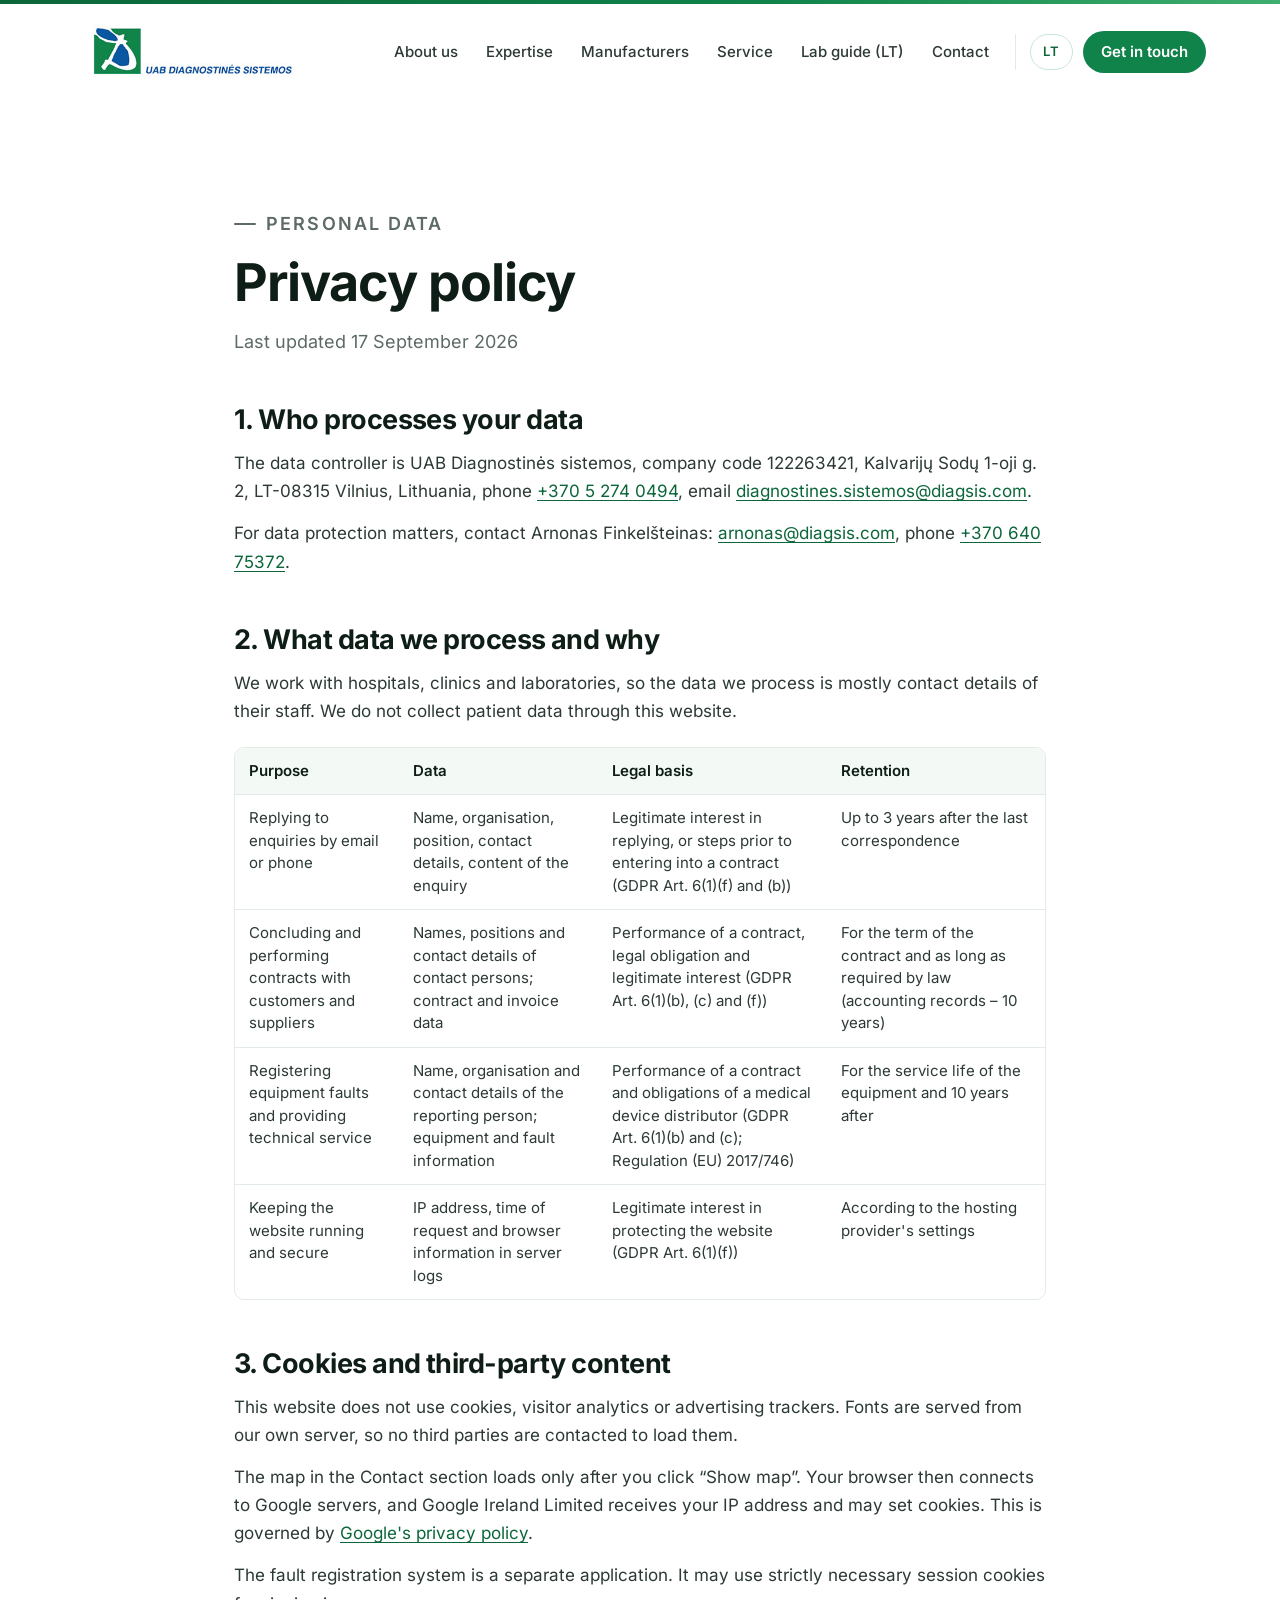
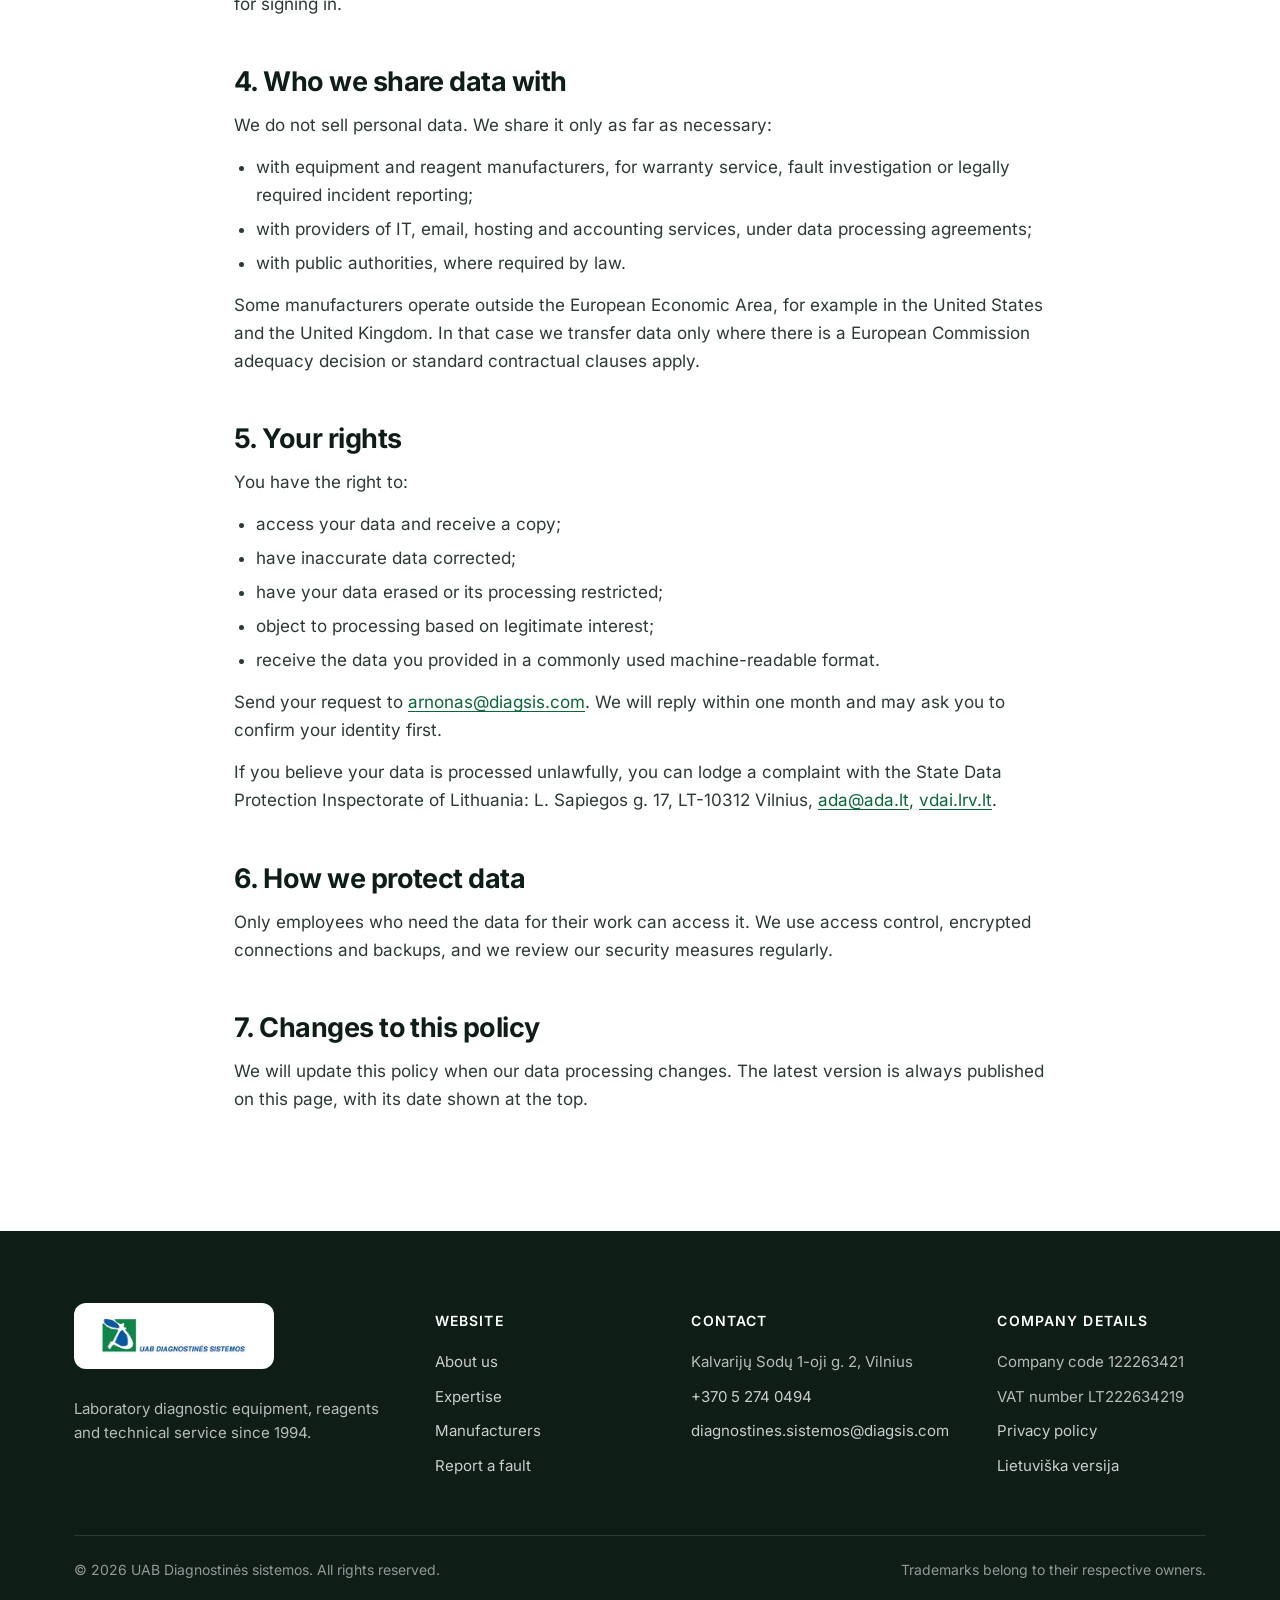
<file: privacy.html>
<!doctype html>
<html lang="en">
<head>
  <meta charset="utf-8">
  <meta name="viewport" content="width=device-width, initial-scale=1">
  <title>Privacy policy – UAB Diagnostinės sistemos</title>
  <meta name="description" content="How UAB Diagnostinės sistemos processes personal data: purposes, legal bases, retention periods and your rights.">
  <meta name="theme-color" content="#10834a">
  <link rel="canonical" href="https://diagsis.com/privacy.html">
  <link rel="alternate" hreflang="lt" href="https://diagsis.com/privatumas.html">
  <link rel="alternate" hreflang="en" href="https://diagsis.com/privacy.html">
  <link rel="alternate" hreflang="x-default" href="https://diagsis.com/privatumas.html">
  <link rel="icon" href="img/favicon.ico" sizes="32x32">
  <link rel="icon" type="image/png" href="img/favicon-32.png">
  <link rel="apple-touch-icon" href="img/apple-touch-icon.png">
  <link rel="preload" href="fonts/inter-latin.woff2" as="font" type="font/woff2" crossorigin>
  <link rel="preload" href="fonts/inter-latin-ext.woff2" as="font" type="font/woff2" crossorigin>
  <link rel="stylesheet" href="css/style.css">
</head>
<body>
  <a class="skip" href="#turinys">Skip to content</a>

  <header class="site-header">
    <div class="wrap nav">
      <a class="brand-link" href="en.html" aria-label="UAB Diagnostinės sistemos – home">
        <img src="img/diagnostines-sistemos.jpg" alt="UAB Diagnostinės sistemos" width="400" height="107">
      </a>
      <button class="menu-toggle" type="button" aria-controls="menu" aria-expanded="false">
        <span></span><b class="visually-hidden">Menu</b>
      </button>
      <ul class="menu" id="menu">
        <li><a href="en.html#apie">About us</a></li>
        <li><a href="en.html#sritys">Expertise</a></li>
        <li><a href="en.html#gamintojai">Manufacturers</a></li>
        <li><a href="en.html#gedimai">Service</a></li>
        <li><a href="gidas.html" hreflang="lt">Lab guide (LT)</a></li>
        <li><a href="en.html#kontaktai">Contact</a></li>
        <li class="lang"><a href="privatumas.html" hreflang="lt" lang="lt" aria-label="Lietuviška versija">LT</a></li>
        <li class="cta-link"><a href="en.html#kontaktai">Get in touch</a></li>
      </ul>
    </div>
  </header>

  <main id="turinys">
    <article class="section legal">
      <div class="wrap">
        <header class="section-head">
          <p class="kicker">Personal data</p>
          <h1>Privacy policy</h1>
          <p>Last updated 17 September 2026</p>
        </header>

        <h2>1. Who processes your data</h2>
        <p>The data controller is UAB Diagnostinės sistemos, company code 122263421, Kalvarijų Sodų 1-oji g. 2, LT-08315 Vilnius, Lithuania, phone <a href="tel:+37052740494">+370 5 274 0494</a>, email <a href="mailto:diagnostines.sistemos@diagsis.com">diagnostines.sistemos@diagsis.com</a>.</p>
        <p>For data protection matters, contact Arnonas Finkelšteinas: <a href="mailto:arnonas@diagsis.com">arnonas@diagsis.com</a>, phone <a href="tel:+37064075372">+370 640 75372</a>.</p>

        <h2>2. What data we process and why</h2>
        <p>We work with hospitals, clinics and laboratories, so the data we process is mostly contact details of their staff. We do not collect patient data through this website.</p>
        <div class="table-wrap">
          <table>
            <thead>
              <tr><th scope="col">Purpose</th><th scope="col">Data</th><th scope="col">Legal basis</th><th scope="col">Retention</th></tr>
            </thead>
            <tbody>
              <tr>
                <td>Replying to enquiries by email or phone</td>
                <td>Name, organisation, position, contact details, content of the enquiry</td>
                <td>Legitimate interest in replying, or steps prior to entering into a contract (GDPR Art. 6(1)(f) and (b))</td>
                <td>Up to 3 years after the last correspondence</td>
              </tr>
              <tr>
                <td>Concluding and performing contracts with customers and suppliers</td>
                <td>Names, positions and contact details of contact persons; contract and invoice data</td>
                <td>Performance of a contract, legal obligation and legitimate interest (GDPR Art. 6(1)(b), (c) and (f))</td>
                <td>For the term of the contract and as long as required by law (accounting records – 10 years)</td>
              </tr>
              <tr>
                <td>Registering equipment faults and providing technical service</td>
                <td>Name, organisation and contact details of the reporting person; equipment and fault information</td>
                <td>Performance of a contract and obligations of a medical device distributor (GDPR Art. 6(1)(b) and (c); Regulation (EU) 2017/746)</td>
                <td>For the service life of the equipment and 10 years after</td>
              </tr>
              <tr>
                <td>Keeping the website running and secure</td>
                <td>IP address, time of request and browser information in server logs</td>
                <td>Legitimate interest in protecting the website (GDPR Art. 6(1)(f))</td>
                <td>According to the hosting provider's settings</td>
              </tr>
            </tbody>
          </table>
        </div>

        <h2>3. Cookies and third-party content</h2>
        <p>This website does not use cookies, visitor analytics or advertising trackers. Fonts are served from our own server, so no third parties are contacted to load them.</p>
        <p>The map in the Contact section loads only after you click “Show map”. Your browser then connects to Google servers, and Google Ireland Limited receives your IP address and may set cookies. This is governed by <a href="https://policies.google.com/privacy?hl=en" target="_blank" rel="noopener">Google's privacy policy</a>.</p>
        <p>The fault registration system is a separate application. It may use strictly necessary session cookies for signing in.</p>

        <h2>4. Who we share data with</h2>
        <p>We do not sell personal data. We share it only as far as necessary:</p>
        <ul>
          <li>with equipment and reagent manufacturers, for warranty service, fault investigation or legally required incident reporting;</li>
          <li>with providers of IT, email, hosting and accounting services, under data processing agreements;</li>
          <li>with public authorities, where required by law.</li>
        </ul>
        <p>Some manufacturers operate outside the European Economic Area, for example in the United States and the United Kingdom. In that case we transfer data only where there is a European Commission adequacy decision or standard contractual clauses apply.</p>

        <h2>5. Your rights</h2>
        <p>You have the right to:</p>
        <ul>
          <li>access your data and receive a copy;</li>
          <li>have inaccurate data corrected;</li>
          <li>have your data erased or its processing restricted;</li>
          <li>object to processing based on legitimate interest;</li>
          <li>receive the data you provided in a commonly used machine-readable format.</li>
        </ul>
        <p>Send your request to <a href="mailto:arnonas@diagsis.com">arnonas@diagsis.com</a>. We will reply within one month and may ask you to confirm your identity first.</p>
        <p>If you believe your data is processed unlawfully, you can lodge a complaint with the State Data Protection Inspectorate of Lithuania: L. Sapiegos g. 17, LT-10312 Vilnius, <a href="mailto:ada@ada.lt">ada@ada.lt</a>, <a href="https://vdai.lrv.lt/en/" target="_blank" rel="noopener">vdai.lrv.lt</a>.</p>

        <h2>6. How we protect data</h2>
        <p>Only employees who need the data for their work can access it. We use access control, encrypted connections and backups, and we review our security measures regularly.</p>

        <h2>7. Changes to this policy</h2>
        <p>We will update this policy when our data processing changes. The latest version is always published on this page, with its date shown at the top.</p>
      </div>
    </article>
  </main>

  <footer class="site-footer">
    <div class="wrap">
      <div class="footer-grid">
        <div>
          <a class="footer-logo" href="en.html"><img src="img/diagnostines-sistemos.jpg" alt="UAB Diagnostinės sistemos" width="400" height="107" loading="lazy"></a>
          <p>Laboratory diagnostic equipment, reagents and technical service since 1994.</p>
        </div>
        <div>
          <h4>Website</h4>
          <ul>
            <li><a href="en.html#apie">About us</a></li>
            <li><a href="en.html#sritys">Expertise</a></li>
            <li><a href="en.html#gamintojai">Manufacturers</a></li>
            <li><a href="en.html#gedimai">Report a fault</a></li>
          </ul>
        </div>
        <div>
          <h4>Contact</h4>
          <ul>
            <li>Kalvarijų Sodų 1-oji g. 2, Vilnius</li>
            <li><a href="tel:+37052740494">+370 5 274 0494</a></li>
            <li><a href="mailto:diagnostines.sistemos@diagsis.com">diagnostines.sistemos@diagsis.com</a></li>
          </ul>
        </div>
        <div>
          <h4>Company details</h4>
          <ul>
            <li>Company code 122263421</li>
            <li>VAT number LT222634219</li>
            <li><a href="privacy.html" aria-current="page">Privacy policy</a></li>
            <li><a href="privatumas.html" hreflang="lt" lang="lt">Lietuviška versija</a></li>
          </ul>
        </div>
      </div>
      <div class="footer-bottom">
        <span>© <span id="metai">2026</span> UAB Diagnostinės sistemos. All rights reserved.</span>
        <span>Trademarks belong to their respective owners.</span>
      </div>
    </div>
  </footer>

  <script src="js/main.js"></script>
</body>
</html>
</file>
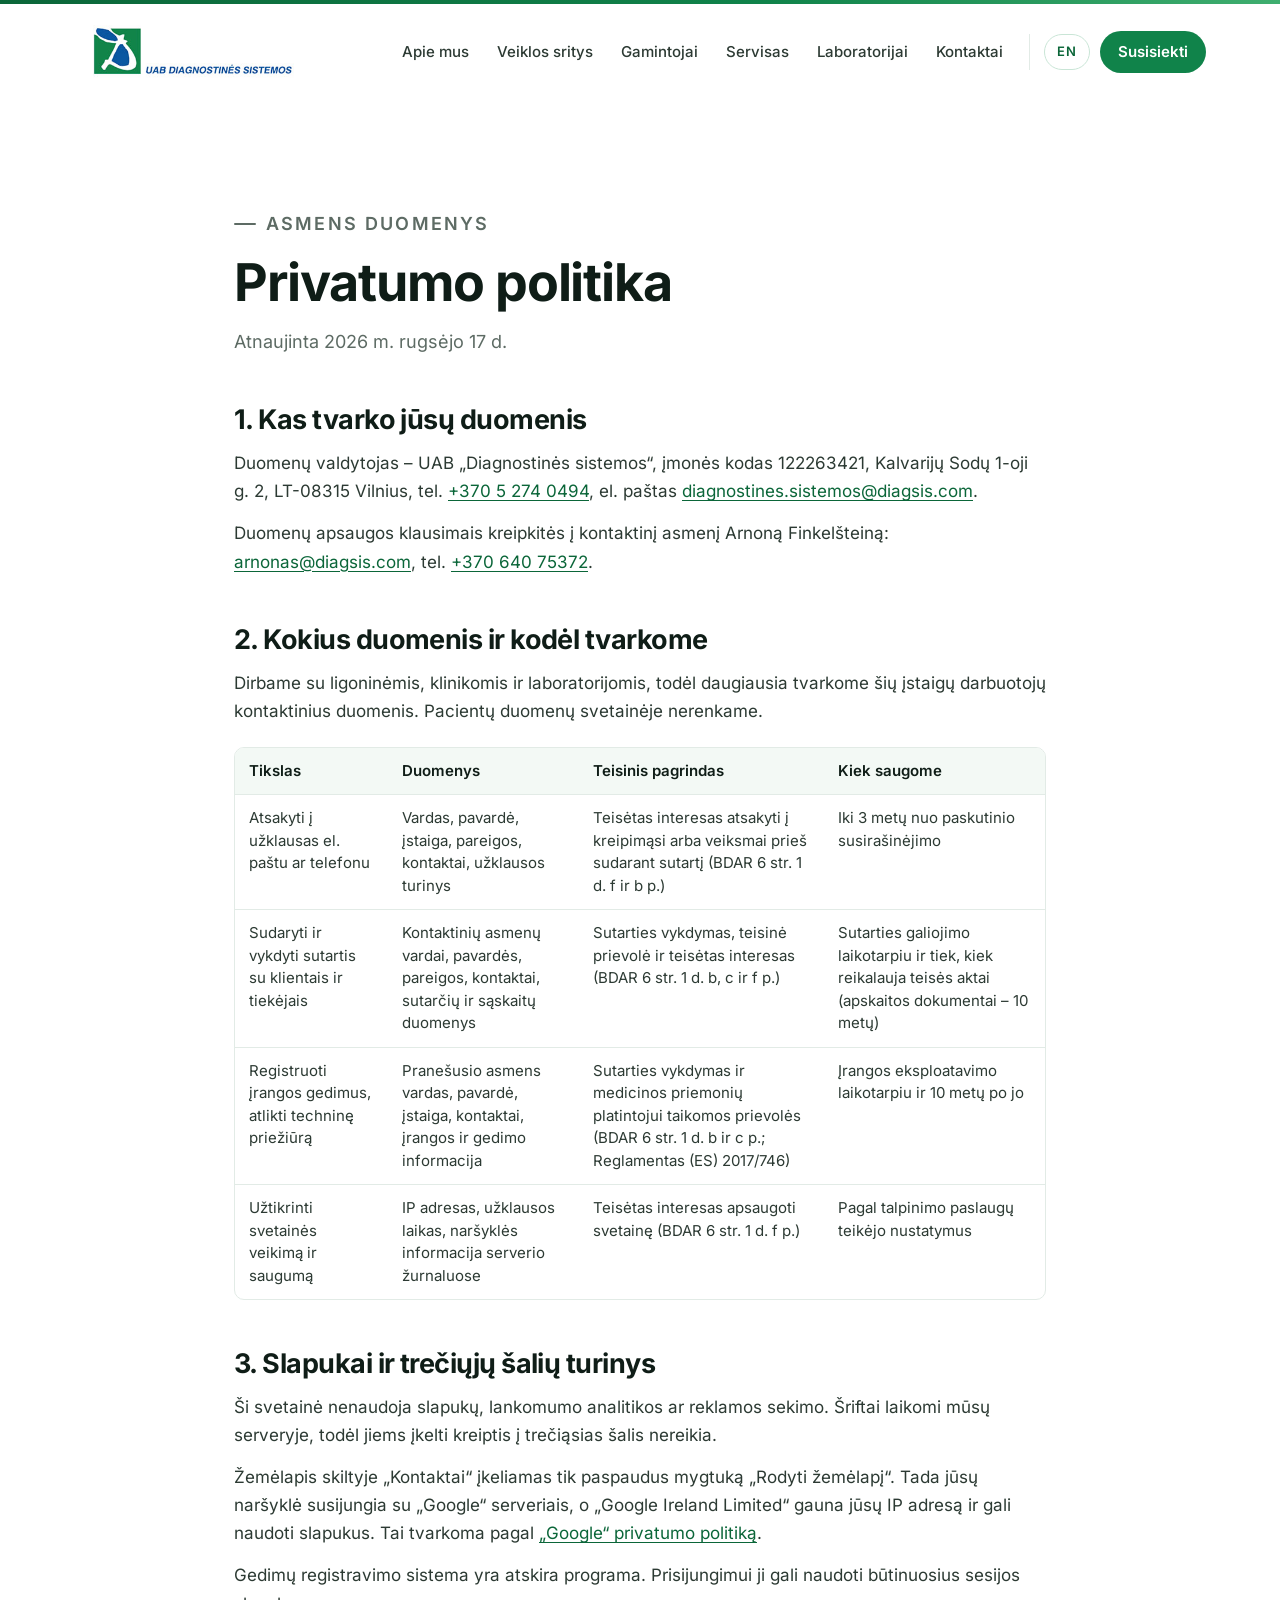
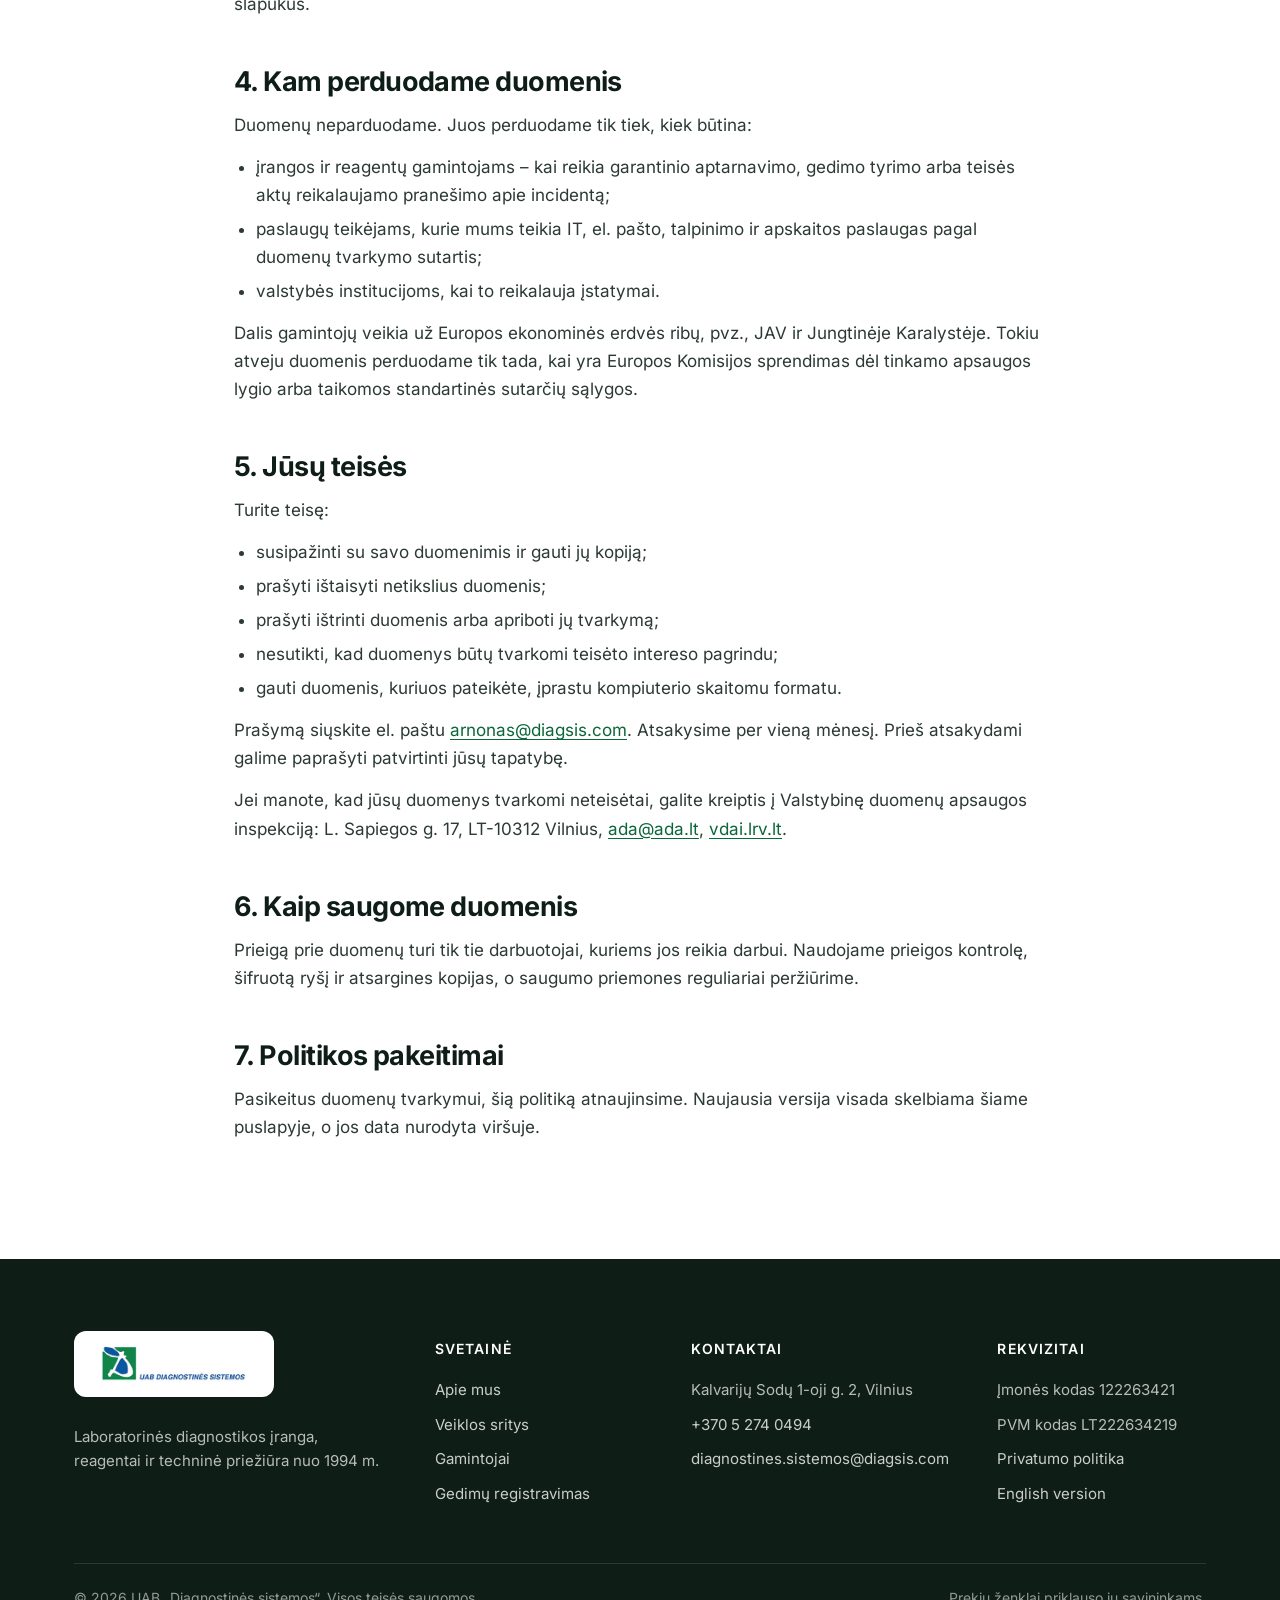
<file: privatumas.html>
<!doctype html>
<html lang="lt">
<head>
  <meta charset="utf-8">
  <meta name="viewport" content="width=device-width, initial-scale=1">
  <title>Privatumo politika – UAB „Diagnostinės sistemos“</title>
  <meta name="description" content="Kaip UAB „Diagnostinės sistemos“ tvarko asmens duomenis: tikslai, teisiniai pagrindai, saugojimo terminai ir jūsų teisės.">
  <meta name="theme-color" content="#10834a">
  <link rel="canonical" href="https://diagsis.com/privatumas.html">
  <link rel="alternate" hreflang="lt" href="https://diagsis.com/privatumas.html">
  <link rel="alternate" hreflang="en" href="https://diagsis.com/privacy.html">
  <link rel="alternate" hreflang="x-default" href="https://diagsis.com/privatumas.html">
  <link rel="icon" href="img/favicon.ico" sizes="32x32">
  <link rel="icon" type="image/png" href="img/favicon-32.png">
  <link rel="apple-touch-icon" href="img/apple-touch-icon.png">
  <link rel="preload" href="fonts/inter-latin.woff2" as="font" type="font/woff2" crossorigin>
  <link rel="preload" href="fonts/inter-latin-ext.woff2" as="font" type="font/woff2" crossorigin>
  <link rel="stylesheet" href="css/style.css">
</head>
<body>
  <a class="skip" href="#turinys">Pereiti prie turinio</a>

  <header class="site-header">
    <div class="wrap nav">
      <a class="brand-link" href="index.html" aria-label="UAB „Diagnostinės sistemos“ – pradžia">
        <img src="img/diagnostines-sistemos.jpg" alt="UAB „Diagnostinės sistemos“" width="400" height="107">
      </a>
      <button class="menu-toggle" type="button" aria-controls="menu" aria-expanded="false">
        <span></span><b class="visually-hidden">Meniu</b>
      </button>
      <ul class="menu" id="menu">
        <li><a href="index.html#apie">Apie mus</a></li>
        <li><a href="index.html#sritys">Veiklos sritys</a></li>
        <li><a href="index.html#gamintojai">Gamintojai</a></li>
        <li><a href="index.html#gedimai">Servisas</a></li>
        <li><a href="gidas.html">Laboratorijai</a></li>
        <li><a href="index.html#kontaktai">Kontaktai</a></li>
        <li class="lang"><a href="privacy.html" hreflang="en" lang="en" aria-label="English version">EN</a></li>
        <li class="cta-link"><a href="index.html#kontaktai">Susisiekti</a></li>
      </ul>
    </div>
  </header>

  <main id="turinys">
    <article class="section legal">
      <div class="wrap">
        <header class="section-head">
          <p class="kicker">Asmens duomenys</p>
          <h1>Privatumo politika</h1>
          <p>Atnaujinta 2026 m. rugsėjo 17 d.</p>
        </header>

        <h2>1. Kas tvarko jūsų duomenis</h2>
        <p>Duomenų valdytojas – UAB „Diagnostinės sistemos“, įmonės kodas 122263421, Kalvarijų Sodų 1-oji g. 2, LT-08315 Vilnius, tel. <a href="tel:+37052740494">+370 5 274 0494</a>, el. paštas <a href="mailto:diagnostines.sistemos@diagsis.com">diagnostines.sistemos@diagsis.com</a>.</p>
        <p>Duomenų apsaugos klausimais kreipkitės į kontaktinį asmenį Arnoną Finkelšteiną: <a href="mailto:arnonas@diagsis.com">arnonas@diagsis.com</a>, tel. <a href="tel:+37064075372">+370 640 75372</a>.</p>

        <h2>2. Kokius duomenis ir kodėl tvarkome</h2>
        <p>Dirbame su ligoninėmis, klinikomis ir laboratorijomis, todėl daugiausia tvarkome šių įstaigų darbuotojų kontaktinius duomenis. Pacientų duomenų svetainėje nerenkame.</p>
        <div class="table-wrap">
          <table>
            <thead>
              <tr><th scope="col">Tikslas</th><th scope="col">Duomenys</th><th scope="col">Teisinis pagrindas</th><th scope="col">Kiek saugome</th></tr>
            </thead>
            <tbody>
              <tr>
                <td>Atsakyti į užklausas el. paštu ar telefonu</td>
                <td>Vardas, pavardė, įstaiga, pareigos, kontaktai, užklausos turinys</td>
                <td>Teisėtas interesas atsakyti į kreipimąsi arba veiksmai prieš sudarant sutartį (BDAR 6 str. 1 d. f ir b p.)</td>
                <td>Iki 3 metų nuo paskutinio susirašinėjimo</td>
              </tr>
              <tr>
                <td>Sudaryti ir vykdyti sutartis su klientais ir tiekėjais</td>
                <td>Kontaktinių asmenų vardai, pavardės, pareigos, kontaktai, sutarčių ir sąskaitų duomenys</td>
                <td>Sutarties vykdymas, teisinė prievolė ir teisėtas interesas (BDAR 6 str. 1 d. b, c ir f p.)</td>
                <td>Sutarties galiojimo laikotarpiu ir tiek, kiek reikalauja teisės aktai (apskaitos dokumentai – 10 metų)</td>
              </tr>
              <tr>
                <td>Registruoti įrangos gedimus, atlikti techninę priežiūrą</td>
                <td>Pranešusio asmens vardas, pavardė, įstaiga, kontaktai, įrangos ir gedimo informacija</td>
                <td>Sutarties vykdymas ir medicinos priemonių platintojui taikomos prievolės (BDAR 6 str. 1 d. b ir c p.; Reglamentas (ES) 2017/746)</td>
                <td>Įrangos eksploatavimo laikotarpiu ir 10 metų po jo</td>
              </tr>
              <tr>
                <td>Užtikrinti svetainės veikimą ir saugumą</td>
                <td>IP adresas, užklausos laikas, naršyklės informacija serverio žurnaluose</td>
                <td>Teisėtas interesas apsaugoti svetainę (BDAR 6 str. 1 d. f p.)</td>
                <td>Pagal talpinimo paslaugų teikėjo nustatymus</td>
              </tr>
            </tbody>
          </table>
        </div>

        <h2>3. Slapukai ir trečiųjų šalių turinys</h2>
        <p>Ši svetainė nenaudoja slapukų, lankomumo analitikos ar reklamos sekimo. Šriftai laikomi mūsų serveryje, todėl jiems įkelti kreiptis į trečiąsias šalis nereikia.</p>
        <p>Žemėlapis skiltyje „Kontaktai“ įkeliamas tik paspaudus mygtuką „Rodyti žemėlapį“. Tada jūsų naršyklė susijungia su „Google“ serveriais, o „Google Ireland Limited“ gauna jūsų IP adresą ir gali naudoti slapukus. Tai tvarkoma pagal <a href="https://policies.google.com/privacy?hl=lt" target="_blank" rel="noopener">„Google“ privatumo politiką</a>.</p>
        <p>Gedimų registravimo sistema yra atskira programa. Prisijungimui ji gali naudoti būtinuosius sesijos slapukus.</p>

        <h2>4. Kam perduodame duomenis</h2>
        <p>Duomenų neparduodame. Juos perduodame tik tiek, kiek būtina:</p>
        <ul>
          <li>įrangos ir reagentų gamintojams – kai reikia garantinio aptarnavimo, gedimo tyrimo arba teisės aktų reikalaujamo pranešimo apie incidentą;</li>
          <li>paslaugų teikėjams, kurie mums teikia IT, el. pašto, talpinimo ir apskaitos paslaugas pagal duomenų tvarkymo sutartis;</li>
          <li>valstybės institucijoms, kai to reikalauja įstatymai.</li>
        </ul>
        <p>Dalis gamintojų veikia už Europos ekonominės erdvės ribų, pvz., JAV ir Jungtinėje Karalystėje. Tokiu atveju duomenis perduodame tik tada, kai yra Europos Komisijos sprendimas dėl tinkamo apsaugos lygio arba taikomos standartinės sutarčių sąlygos.</p>

        <h2>5. Jūsų teisės</h2>
        <p>Turite teisę:</p>
        <ul>
          <li>susipažinti su savo duomenimis ir gauti jų kopiją;</li>
          <li>prašyti ištaisyti netikslius duomenis;</li>
          <li>prašyti ištrinti duomenis arba apriboti jų tvarkymą;</li>
          <li>nesutikti, kad duomenys būtų tvarkomi teisėto intereso pagrindu;</li>
          <li>gauti duomenis, kuriuos pateikėte, įprastu kompiuterio skaitomu formatu.</li>
        </ul>
        <p>Prašymą siųskite el. paštu <a href="mailto:arnonas@diagsis.com">arnonas@diagsis.com</a>. Atsakysime per vieną mėnesį. Prieš atsakydami galime paprašyti patvirtinti jūsų tapatybę.</p>
        <p>Jei manote, kad jūsų duomenys tvarkomi neteisėtai, galite kreiptis į Valstybinę duomenų apsaugos inspekciją: L. Sapiegos g. 17, LT-10312 Vilnius, <a href="mailto:ada@ada.lt">ada@ada.lt</a>, <a href="https://vdai.lrv.lt" target="_blank" rel="noopener">vdai.lrv.lt</a>.</p>

        <h2>6. Kaip saugome duomenis</h2>
        <p>Prieigą prie duomenų turi tik tie darbuotojai, kuriems jos reikia darbui. Naudojame prieigos kontrolę, šifruotą ryšį ir atsargines kopijas, o saugumo priemones reguliariai peržiūrime.</p>

        <h2>7. Politikos pakeitimai</h2>
        <p>Pasikeitus duomenų tvarkymui, šią politiką atnaujinsime. Naujausia versija visada skelbiama šiame puslapyje, o jos data nurodyta viršuje.</p>
      </div>
    </article>
  </main>

  <footer class="site-footer">
    <div class="wrap">
      <div class="footer-grid">
        <div>
          <a class="footer-logo" href="index.html"><img src="img/diagnostines-sistemos.jpg" alt="UAB „Diagnostinės sistemos“" width="400" height="107" loading="lazy"></a>
          <p>Laboratorinės diagnostikos įranga, reagentai ir techninė priežiūra nuo 1994 m.</p>
        </div>
        <div>
          <h4>Svetainė</h4>
          <ul>
            <li><a href="index.html#apie">Apie mus</a></li>
            <li><a href="index.html#sritys">Veiklos sritys</a></li>
            <li><a href="index.html#gamintojai">Gamintojai</a></li>
            <li><a href="index.html#gedimai">Gedimų registravimas</a></li>
          </ul>
        </div>
        <div>
          <h4>Kontaktai</h4>
          <ul>
            <li>Kalvarijų Sodų 1-oji g. 2, Vilnius</li>
            <li><a href="tel:+37052740494">+370 5 274 0494</a></li>
            <li><a href="mailto:diagnostines.sistemos@diagsis.com">diagnostines.sistemos@diagsis.com</a></li>
          </ul>
        </div>
        <div>
          <h4>Rekvizitai</h4>
          <ul>
            <li>Įmonės kodas 122263421</li>
            <li>PVM kodas LT222634219</li>
            <li><a href="privatumas.html" aria-current="page">Privatumo politika</a></li>
            <li><a href="privacy.html" hreflang="en" lang="en">English version</a></li>
          </ul>
        </div>
      </div>
      <div class="footer-bottom">
        <span>© <span id="metai">2026</span> UAB „Diagnostinės sistemos“. Visos teisės saugomos.</span>
        <span>Prekių ženklai priklauso jų savininkams.</span>
      </div>
    </div>
  </footer>

  <script src="js/main.js"></script>
</body>
</html>
</file>
<file: css/style.css>
/* UAB „Diagnostinės sistemos“ – bendras stilius (LT ir EN) */

@font-face {
  font-family: "Inter"; font-style: normal; font-weight: 400 700; font-display: swap;
  src: url(../fonts/inter-latin-ext.woff2) format("woff2");
  unicode-range: U+0100-02BA, U+02BD-02C5, U+02C7-02CC, U+02CE-02D7, U+02DD-02FF, U+0304, U+0308, U+0329, U+1D00-1DBF, U+1E00-1E9F, U+1EF2-1EFF, U+2020, U+20A0-20AB, U+20AD-20C0, U+2113, U+2C60-2C7F, U+A720-A7FF;
}
@font-face {
  font-family: "Inter"; font-style: normal; font-weight: 400 700; font-display: swap;
  src: url(../fonts/inter-latin.woff2) format("woff2");
  unicode-range: U+0000-00FF, U+0131, U+0152-0153, U+02BB-02BC, U+02C6, U+02DA, U+02DC, U+0304, U+0308, U+0329, U+2000-206F, U+20AC, U+2122, U+2191, U+2193, U+2212, U+2215, U+FEFF, U+FFFD;
}

:root {
  --green: #10834a;
  --green-dark: #0b6639;
  --green-deep: #073d23;
  --green-soft: #e7f4ed;
  --green-tint: #f3f9f5;
  --green-line: #c9e5d6;
  --ink: #0f1d17;
  --text: #2c3a33;
  --muted: #5d6b64;
  --line: #e2ebe6;
  --bg: #ffffff;
  --radius: 16px;
  --radius-sm: 10px;
  --wrap: 1180px;
  --shadow-sm: 0 1px 2px rgba(15, 29, 23, .05);
  --shadow: 0 12px 32px -12px rgba(11, 102, 57, .18);
  --header-h: 96px;
}

*, *::before, *::after { box-sizing: border-box; }
html { scroll-behavior: smooth; scroll-padding-top: calc(var(--header-h) - 8px); -webkit-text-size-adjust: 100%; }
@media (prefers-reduced-motion: reduce) { html { scroll-behavior: auto; } *, *::before, *::after { transition: none !important; animation: none !important; } }
body {
  margin: 0; background: var(--bg); color: var(--text);
  font-family: "Inter", system-ui, -apple-system, "Segoe UI", Roboto, Arial, sans-serif;
  font-size: 17px; line-height: 1.65; -webkit-font-smoothing: antialiased;
  font-feature-settings: "cv11", "ss01";
}
img, svg { display: block; max-width: 100%; }
a { color: var(--green-dark); text-underline-offset: 3px; }
a:focus-visible, button:focus-visible { outline: 3px solid var(--green); outline-offset: 3px; border-radius: 6px; }
h1, h2, h3 { color: var(--ink); letter-spacing: -.02em; line-height: 1.15; margin: 0; }
p { margin: 0; }
.wrap { max-width: var(--wrap); margin: 0 auto; padding: 0 24px; }
.skip { position: absolute; left: -9999px; top: 8px; background: var(--ink); color: #fff; padding: 10px 16px; border-radius: 8px; z-index: 100; }
.skip:focus { left: 16px; }
.visually-hidden { position: absolute !important; width: 1px; height: 1px; overflow: hidden; clip: rect(0 0 0 0); white-space: nowrap; }

/* ---------- Antraštė ---------- */
.site-header {
  position: sticky; top: 0; z-index: 50; background: rgba(255, 255, 255, .92);
  backdrop-filter: saturate(180%) blur(12px); -webkit-backdrop-filter: saturate(180%) blur(12px);
  border-bottom: 1px solid transparent; transition: border-color .25s, box-shadow .25s;
}
.site-header::before { content: ""; display: block; height: 4px; background: linear-gradient(90deg, var(--green-dark), var(--green) 60%, #3fae6f); }
.site-header.scrolled { border-bottom-color: var(--line); box-shadow: 0 6px 24px -18px rgba(15, 29, 23, .4); }
.nav { display: flex; align-items: center; justify-content: space-between; gap: 24px; height: var(--header-h); transition: height .25s; }
.scrolled .nav { height: 76px; }
.brand-link img { height: 64px; width: auto; transition: height .25s; }
.scrolled .brand-link img { height: 50px; }
.menu { display: flex; align-items: center; gap: 4px; list-style: none; margin: 0; padding: 0; }
.menu a {
  display: block; padding: 8px 12px; border-radius: 8px; color: var(--text); text-decoration: none;
  font-size: 15px; font-weight: 500; white-space: nowrap; transition: color .2s, background .2s;
}
.menu a:hover { color: var(--green-dark); background: var(--green-tint); }
.menu a.active { color: var(--green-dark); }
.menu .lang { margin-left: 10px; padding-left: 14px; border-left: 1px solid var(--line); }
.menu .lang a { padding: 6px 12px; border: 1.5px solid var(--green-line); border-radius: 999px; font-size: 13px; font-weight: 600; letter-spacing: .06em; color: var(--green-dark); }
.menu .lang a:hover { border-color: var(--green); background: var(--green-soft); }
.menu .cta-link a { background: var(--green); color: #fff; padding: 9px 18px; border-radius: 999px; font-weight: 600; margin-left: 6px; }
.menu .cta-link a:hover { background: var(--green-dark); color: #fff; }
.menu-toggle {
  display: none; width: 44px; height: 44px; border: 1px solid var(--line); border-radius: 10px;
  background: #fff; cursor: pointer; align-items: center; justify-content: center;
}
.menu-toggle span, .menu-toggle span::before, .menu-toggle span::after {
  display: block; width: 18px; height: 2px; background: var(--ink); border-radius: 2px; position: relative; transition: transform .25s, background .25s;
}
.menu-toggle span::before, .menu-toggle span::after { content: ""; position: absolute; left: 0; }
.menu-toggle span::before { top: -6px; }
.menu-toggle span::after { top: 6px; }
.menu-open .menu-toggle span { background: transparent; }
.menu-open .menu-toggle span::before { transform: translateY(6px) rotate(45deg); }
.menu-open .menu-toggle span::after { transform: translateY(-6px) rotate(-45deg); }

@media (max-width: 1100px) {
  .menu a { padding: 8px 9px; font-size: 14.5px; }
  .menu .cta-link { display: none; }
}
@media (max-width: 940px) {
  :root { --header-h: 76px; }
  .brand-link img, .scrolled .brand-link img { height: 48px; }
  .scrolled .nav { height: var(--header-h); }
  .menu-toggle { display: inline-flex; }
  .menu {
    position: absolute; left: 0; right: 0; top: 100%; flex-direction: column; align-items: stretch; gap: 0;
    background: #fff; border-bottom: 1px solid var(--line); padding: 8px 16px 20px;
    box-shadow: 0 24px 40px -24px rgba(15, 29, 23, .35);
    opacity: 0; visibility: hidden; transform: translateY(-8px); transition: opacity .2s, transform .2s, visibility .2s;
  }
  .menu-open .menu { opacity: 1; visibility: visible; transform: none; }
  .menu a { padding: 14px 8px; font-size: 16px; border-bottom: 1px solid var(--line); border-radius: 0; }
  .menu .lang { margin: 12px 0 0; padding: 0; border: 0; }
  .menu .lang a { display: inline-block; border-bottom: 1.5px solid var(--green-line); }
  .menu .cta-link { display: block; margin-top: 10px; }
  .menu .cta-link a { margin: 0; text-align: center; border: 0; border-radius: 999px; }
}

/* ---------- Mygtukai ---------- */
.btns { display: flex; flex-wrap: wrap; gap: 12px; }
.btn {
  display: inline-flex; align-items: center; gap: 10px; padding: 14px 24px; border-radius: 999px;
  font-weight: 600; font-size: 15.5px; text-decoration: none; line-height: 1.2;
  transition: background .2s, color .2s, border-color .2s, transform .2s, box-shadow .2s;
}
.btn svg { width: 18px; height: 18px; transition: transform .2s; }
.btn:hover svg { transform: translateX(3px); }
.btn-primary { background: var(--green); color: #fff; box-shadow: 0 8px 20px -10px rgba(16, 131, 74, .7); }
.btn-primary:hover { background: var(--green-dark); }
.btn-outline { border: 1.5px solid var(--green-line); color: var(--green-dark); background: #fff; }
.btn-outline:hover { border-color: var(--green); background: var(--green-tint); }
.btn-light { background: #fff; color: var(--green-deep); }
.btn-light:hover { background: var(--green-soft); }

/* ---------- Pagrindinis blokas ---------- */
.hero { position: relative; overflow: hidden; padding: 72px 0 96px; background: linear-gradient(180deg, #fff 0%, var(--green-tint) 100%); }
.hero::before {
  content: ""; position: absolute; inset: 0; pointer-events: none;
  background-image: radial-gradient(rgba(16, 131, 74, .13) 1px, transparent 1px); background-size: 22px 22px;
  mask-image: radial-gradient(ellipse 60% 70% at 85% 40%, #000 20%, transparent 75%);
  -webkit-mask-image: radial-gradient(ellipse 60% 70% at 85% 40%, #000 20%, transparent 75%);
}
.hero-grid { position: relative; display: grid; grid-template-columns: 1.05fr .95fr; gap: 56px; align-items: center; }
.eyebrow {
  display: inline-flex; align-items: center; gap: 10px; margin-bottom: 22px; padding: 6px 14px 6px 8px;
  background: #fff; border: 1px solid var(--line); border-radius: 999px; box-shadow: var(--shadow-sm);
  font-size: 13.5px; font-weight: 600; color: var(--green-dark);
}
.eyebrow b { background: var(--green); color: #fff; border-radius: 999px; padding: 2px 10px; font-size: 12px; letter-spacing: .04em; }
.hero h1 { font-size: clamp(36px, 5.2vw, 60px); font-weight: 700; letter-spacing: -.035em; line-height: 1.05; margin-bottom: 22px; }
.hero h1 em { font-style: normal; color: var(--green); }
.hero .lead { font-size: clamp(17px, 1.6vw, 19.5px); color: var(--muted); max-width: 54ch; margin-bottom: 34px; }
.hero-points { display: flex; flex-wrap: wrap; gap: 10px 24px; margin: 30px 0 0; padding: 0; list-style: none; font-size: 15px; color: var(--text); }
.hero-points li { display: flex; align-items: center; gap: 8px; }
.hero-points svg { width: 18px; height: 18px; color: var(--green); flex: none; }
.hero-visual { position: relative; }
.hero-visual .panel { background: #fff; border: 1px solid var(--line); border-radius: 24px; box-shadow: var(--shadow); padding: 14px; }
.hero-visual .panel img { display: block; width: 100%; height: auto; border-radius: 14px; }
.hero-visual .float {
  position: absolute; display: flex; align-items: center; gap: 12px; background: #fff; border: 1px solid var(--line);
  border-radius: 14px; padding: 12px 16px; box-shadow: var(--shadow); font-size: 14px; line-height: 1.3;
}
.hero-visual .float b { display: block; color: var(--ink); font-size: 15px; }
.hero-visual .float span { color: var(--muted); font-size: 13px; }
.hero-visual .float i { width: 38px; height: 38px; border-radius: 10px; background: var(--green-soft); color: var(--green); display: grid; place-items: center; flex: none; }
.hero-visual .float i svg { width: 20px; height: 20px; }
.hero-visual .f1 { left: -28px; bottom: 44px; }
.hero-visual .f2 { right: -18px; top: 28px; }
@media (max-width: 940px) {
  .hero { padding: 48px 0 72px; }
  .hero-grid { grid-template-columns: 1fr; gap: 44px; }
  .hero-visual { max-width: 560px; }
  .hero-visual .f1 { left: 12px; bottom: -22px; }
  .hero-visual .f2 { right: 12px; top: -22px; }
}

/* ---------- Partnerių juosta ---------- */
.trust { border-top: 1px solid var(--line); border-bottom: 1px solid var(--line); background: #fff; }
.trust .wrap { display: flex; align-items: center; gap: 40px; padding-top: 26px; padding-bottom: 26px; }
.trust p { flex: none; font-size: 13px; font-weight: 600; letter-spacing: .08em; text-transform: uppercase; color: var(--muted); }
.trust ul { flex: 1; display: flex; align-items: center; justify-content: space-between; gap: 32px; list-style: none; margin: 0; padding: 0; }
.trust img { height: 30px; width: auto; filter: grayscale(1); opacity: .6; transition: filter .25s, opacity .25s; }
.trust img.lg { height: 44px; }
.trust img.sm { height: 22px; }
.trust img:hover { filter: none; opacity: 1; }
@media (max-width: 940px) {
  .trust .wrap { flex-direction: column; gap: 18px; }
  .trust ul { flex-wrap: wrap; justify-content: center; gap: 22px 32px; }
  .trust img { height: 24px; } .trust img.lg { height: 36px; }
}

/* ---------- Skyriai ---------- */
.section { padding: 104px 0; }
.section.tint { background: var(--green-tint); }
.section-head { max-width: 720px; margin-bottom: 56px; }
.section-head.center { margin-left: auto; margin-right: auto; text-align: center; }
.kicker { display: inline-flex; align-items: center; gap: 10px; color: var(--green); font-weight: 600; text-transform: uppercase; letter-spacing: .12em; font-size: 13px; margin-bottom: 14px; }
.kicker::before { content: ""; width: 22px; height: 2px; background: currentColor; border-radius: 2px; }
.center .kicker::after { content: ""; width: 22px; height: 2px; background: currentColor; border-radius: 2px; }
.section h2 { font-size: clamp(30px, 3.6vw, 44px); margin-bottom: 18px; }
.section-head p { color: var(--muted); font-size: 18px; }
@media (max-width: 700px) { .section { padding: 76px 0; } .section-head { margin-bottom: 40px; } }

/* Apie */
.about { display: grid; grid-template-columns: 1fr 1fr; gap: 72px; align-items: center; }
.about .section-head { margin-bottom: 28px; }
.about-text p + p { margin-top: 16px; }
.about-text p { color: var(--muted); }
.stats { display: grid; grid-template-columns: 1fr 1fr; gap: 16px; }
.stat { background: #fff; border: 1px solid var(--line); border-radius: var(--radius); padding: 28px; box-shadow: var(--shadow-sm); }
.stat b { display: block; font-size: 44px; line-height: 1; letter-spacing: -.03em; color: var(--green); margin-bottom: 10px; font-weight: 700; }
.stat span { color: var(--muted); font-size: 15px; line-height: 1.45; display: block; }
.stat.dark { background: var(--green-deep); border-color: var(--green-deep); }
.stat.dark b { color: #fff; }
.stat.dark span { color: rgba(255, 255, 255, .75); }
@media (max-width: 940px) { .about { grid-template-columns: 1fr; gap: 40px; } }
@media (max-width: 420px) { .stat { padding: 22px; } .stat b { font-size: 36px; } }

/* Sritys */
.cards { display: grid; grid-template-columns: repeat(4, 1fr); gap: 20px; }
.card {
  position: relative; background: #fff; border: 1px solid var(--line); border-radius: var(--radius);
  padding: 32px 26px; transition: transform .25s, box-shadow .25s, border-color .25s;
}
.card:hover { transform: translateY(-4px); box-shadow: var(--shadow); border-color: var(--green-line); }
.card .icon { width: 52px; height: 52px; border-radius: 14px; display: grid; place-items: center; background: var(--green-soft); color: var(--green); margin-bottom: 22px; }
.card .icon svg { width: 26px; height: 26px; }
.card h3 { font-size: 19px; margin-bottom: 10px; }
.card p { color: var(--muted); font-size: 15.5px; }
@media (max-width: 1040px) { .cards { grid-template-columns: repeat(2, 1fr); } }
@media (max-width: 560px) { .cards { grid-template-columns: 1fr; } }

/* Procesas */
.steps { display: grid; grid-template-columns: repeat(4, 1fr); gap: 0; counter-reset: step; list-style: none; margin: 0; padding: 0; }
.steps li { position: relative; padding: 0 28px 0 0; counter-increment: step; }
.steps li::before {
  content: "0" counter(step); display: grid; place-items: center; width: 48px; height: 48px; border-radius: 50%;
  background: #fff; border: 2px solid var(--green); color: var(--green); font-weight: 700; font-size: 15px; margin-bottom: 22px; position: relative; z-index: 1;
}
.steps li::after { content: ""; position: absolute; top: 24px; left: 48px; right: 0; height: 2px; background: repeating-linear-gradient(90deg, var(--green-line) 0 8px, transparent 8px 14px); }
.steps li:last-child::after { display: none; }
.steps h3 { font-size: 18px; margin-bottom: 8px; }
.steps p { color: var(--muted); font-size: 15.5px; }
@media (max-width: 900px) {
  .steps { grid-template-columns: 1fr 1fr; gap: 40px 24px; }
  .steps li::after { display: none; }
}
@media (max-width: 520px) { .steps { grid-template-columns: 1fr; } }

/* ---------- Gamintojai ---------- */
.partners-featured { display: grid; grid-template-columns: repeat(3, 1fr); gap: 20px; }
.partner {
  position: relative; display: flex; flex-direction: column; background: #fff; border: 1px solid var(--line);
  border-radius: var(--radius); overflow: hidden; transition: transform .3s, box-shadow .3s, border-color .3s;
}
.partner::after {
  content: ""; position: absolute; left: 0; right: 0; top: 0; height: 3px; background: var(--green);
  transform: scaleX(0); transform-origin: left; transition: transform .35s;
}
.partner:hover { transform: translateY(-4px); box-shadow: var(--shadow); border-color: var(--green-line); }
.partner:hover::after { transform: scaleX(1); }
.partner-logo {
  height: 150px; display: flex; align-items: center; justify-content: center; padding: 28px 36px;
  background: linear-gradient(180deg, #fff, var(--green-tint)); border-bottom: 1px solid var(--line);
}
.partner-logo img { max-height: 58px; max-width: 210px; width: auto; height: auto; object-fit: contain; }
.partner-logo img.tall { max-height: 84px; }
.partner-logo img.wide { max-height: 38px; }
.partner-body { padding: 24px 26px 26px; display: flex; flex-direction: column; gap: 10px; flex: 1; }
.partner-body h3 { font-size: 18.5px; }
.partner-body p { color: var(--muted); font-size: 15px; }
.tags { display: flex; flex-wrap: wrap; gap: 6px; margin-top: auto; padding-top: 8px; list-style: none; margin-bottom: 0; padding-left: 0; }
.tags li { font-size: 12.5px; font-weight: 600; color: var(--green-dark); background: var(--green-soft); border-radius: 999px; padding: 4px 11px; }
.country { display: inline-flex; align-items: center; gap: 6px; font-size: 13px; color: var(--muted); }
.country::before { content: ""; width: 6px; height: 6px; border-radius: 50%; background: var(--green); }

/* Tekstinis ženklas, kai logotipo neturime */
.wordmark { font-weight: 700; color: var(--ink); text-align: center; line-height: 1.05; letter-spacing: -.02em; }
.wordmark small { display: block; margin-top: 6px; font-size: 11px; font-weight: 600; letter-spacing: .22em; text-transform: uppercase; color: var(--muted); }
.partner-logo .wordmark { font-size: 30px; }
.wm-serif { font-family: Georgia, "Times New Roman", serif; font-weight: 700; letter-spacing: 0; }
.wm-caps { text-transform: uppercase; letter-spacing: .06em; }

.partners-more { margin-top: 64px; }
.partners-more-head { display: flex; align-items: center; gap: 18px; margin-bottom: 24px; }
.partners-more-head h3 { font-size: 15px; font-weight: 600; text-transform: uppercase; letter-spacing: .1em; color: var(--muted); white-space: nowrap; }
.partners-more-head::after { content: ""; flex: 1; height: 1px; background: var(--line); }
.logo-grid { display: grid; grid-template-columns: repeat(7, 1fr); gap: 14px; list-style: none; margin: 0; padding: 0; }
.logo-grid li {
  position: relative; height: 112px; display: flex; align-items: center; justify-content: center; padding: 22px;
  background: #fff; border: 1px solid var(--line); border-radius: 12px; transition: border-color .25s, box-shadow .25s;
}
.logo-grid li:hover { border-color: var(--green-line); box-shadow: var(--shadow); }
.logo-grid img { max-height: 44px; max-width: 100%; width: auto; height: auto; object-fit: contain; filter: grayscale(1); opacity: .7; transition: filter .3s, opacity .3s; }
.logo-grid li:hover img { filter: none; opacity: 1; }
.logo-grid .wordmark { font-size: 17px; color: #6b7671; transition: color .3s; }
.logo-grid .wordmark small { font-size: 9.5px; letter-spacing: .18em; margin-top: 4px; }
.logo-grid li:hover .wordmark { color: var(--green-dark); }
.logo-grid img.sm { max-height: 28px; }
.logo-grid img.md { max-height: 34px; }
.logo-grid .wordmark.more, .logo-grid li:hover .wordmark.more { color: var(--green); }
.logo-grid .name {
  position: absolute; left: 50%; bottom: 8px; transform: translate(-50%, 4px); font-size: 11.5px; color: var(--muted);
  white-space: nowrap; opacity: 0; transition: opacity .25s, transform .25s;
}
.logo-grid li:hover .name { opacity: 1; transform: translate(-50%, 0); }
.partners-note { margin-top: 28px; font-size: 14px; color: var(--muted); text-align: center; }
@media (max-width: 1100px) { .logo-grid { grid-template-columns: repeat(auto-fill, minmax(150px, 1fr)); } }
@media (max-width: 1000px) { .partners-featured { grid-template-columns: repeat(2, 1fr); } }
@media (max-width: 620px) {
  .partners-featured { grid-template-columns: 1fr; }
  .logo-grid { grid-template-columns: repeat(2, 1fr); gap: 10px; }
  .logo-grid li { height: 92px; padding: 16px; }
  .logo-grid img { max-height: 34px; filter: none; opacity: 1; }
  .logo-grid .wordmark { font-size: 14.5px; color: var(--ink); }
  .logo-grid .name { display: none; }
}

/* ---------- Gedimų registravimas ---------- */
.service {
  position: relative; overflow: hidden; display: grid; grid-template-columns: 1.4fr auto; gap: 40px; align-items: center;
  background: var(--green-deep); color: #fff; border-radius: 24px; padding: 56px;
}
.service::before {
  content: ""; position: absolute; right: -120px; top: -120px; width: 420px; height: 420px; border-radius: 50%;
  background: radial-gradient(circle, rgba(63, 174, 111, .45), transparent 70%);
}
.service > * { position: relative; }
.service .kicker { color: #8fd6ad; }
.service h2 { color: #fff; font-size: clamp(28px, 3.2vw, 38px); margin-bottom: 14px; }
.service p { color: rgba(255, 255, 255, .78); max-width: 58ch; }
.service ul { display: flex; flex-wrap: wrap; gap: 8px 22px; margin: 22px 0 0; padding: 0; list-style: none; font-size: 15px; color: rgba(255, 255, 255, .9); }
.service li { display: flex; align-items: center; gap: 8px; }
.service li svg { width: 18px; height: 18px; color: #8fd6ad; }
@media (max-width: 800px) { .service { grid-template-columns: 1fr; padding: 36px 26px; } }

/* ---------- Kontaktai ---------- */
.contact-grid { display: grid; grid-template-columns: 1fr 1fr 1fr; gap: 20px; }
.contact-card { background: #fff; border: 1px solid var(--line); border-radius: var(--radius); padding: 30px; }
.contact-card .icon { width: 46px; height: 46px; border-radius: 12px; display: grid; place-items: center; background: var(--green-soft); color: var(--green); margin-bottom: 18px; }
.contact-card .icon svg { width: 22px; height: 22px; }
.contact-card h3 { font-size: 18px; margin-bottom: 14px; }
.contact-card dl { margin: 0; display: grid; gap: 12px; }
.contact-card dt { font-size: 12.5px; font-weight: 600; letter-spacing: .06em; text-transform: uppercase; color: var(--muted); }
.contact-card dd { margin: 2px 0 0; color: var(--ink); overflow-wrap: anywhere; }
.contact-card dd a { color: var(--ink); text-decoration: none; border-bottom: 1px solid var(--green-line); }
.contact-card dd a:hover { color: var(--green-dark); border-color: var(--green); }
.map {
  grid-column: 1 / -1; position: relative; height: 380px; border-radius: var(--radius); overflow: hidden; border: 1px solid var(--line);
  background: var(--green-tint);
  background-image: linear-gradient(var(--line) 1px, transparent 1px), linear-gradient(90deg, var(--line) 1px, transparent 1px);
  background-size: 40px 40px;
}
.map iframe { position: absolute; inset: 0; width: 100%; height: 100%; border: 0; }
.map-consent { position: absolute; inset: 0; display: grid; place-items: center; text-align: center; padding: 24px; }
.map-consent .pin { width: 56px; height: 56px; margin: 0 auto 16px; border-radius: 50%; background: var(--green); color: #fff; display: grid; place-items: center; box-shadow: 0 0 0 10px rgba(16, 131, 74, .15); }
.map-consent .pin svg { width: 26px; height: 26px; }
.map-consent b { display: block; color: var(--ink); font-size: 18px; margin-bottom: 4px; }
.map-consent p { color: var(--muted); font-size: 14px; margin-bottom: 18px; }
.map-consent .btns { justify-content: center; }
.map-consent button { font: inherit; cursor: pointer; border: 0; }
@media (max-width: 1000px) { .contact-grid { grid-template-columns: 1fr 1fr; } }
@media (max-width: 640px) { .contact-grid { grid-template-columns: 1fr; } .map { height: 340px; } }

/* ---------- Apačia ---------- */
.site-footer { background: var(--ink); color: rgba(255, 255, 255, .7); font-size: 15px; }
.footer-grid { display: grid; grid-template-columns: 1.5fr 1fr 1fr 1fr; gap: 48px; padding: 72px 0 56px; }
.footer-logo { display: inline-block; background: #fff; border-radius: 12px; padding: 10px 14px; margin-bottom: 20px; }
.footer-logo img { height: 46px; width: auto; }
.site-footer h4 { color: #fff; font-size: 14px; font-weight: 600; letter-spacing: .08em; text-transform: uppercase; margin: 6px 0 18px; }
.site-footer ul { list-style: none; margin: 0; padding: 0; display: grid; gap: 10px; }
.site-footer a { color: rgba(255, 255, 255, .78); text-decoration: none; }
.site-footer a:hover { color: #fff; text-decoration: underline; }
.footer-bottom { border-top: 1px solid rgba(255, 255, 255, .12); padding: 22px 0; display: flex; justify-content: space-between; gap: 12px 24px; flex-wrap: wrap; font-size: 14px; color: rgba(255, 255, 255, .55); }
@media (max-width: 900px) { .footer-grid { grid-template-columns: 1fr 1fr; gap: 36px; } }
@media (max-width: 520px) { .footer-grid { grid-template-columns: 1fr; padding: 56px 0 40px; } }

/* ---------- Atsiradimo animacija ---------- */
.js .reveal { opacity: 0; transform: translateY(18px); transition: opacity .6s ease, transform .6s ease; }
.js .reveal.in { opacity: 1; transform: none; }

/* ELITech tekstinis ženklas */
.wordmark.wm-elitech { font-size: 34px; letter-spacing: -.01em; color: #0069b3; }
.wordmark.wm-elitech small { color: #1d1d1b; letter-spacing: .4em; }

/* ---------- Privatumo politika ---------- */
.legal .wrap { max-width: 860px; }
.legal h1 { font-size: clamp(34px, 4.4vw, 52px); margin-bottom: 14px; }
.legal .section-head { margin-bottom: 40px; }
.legal h2 { font-size: clamp(22px, 2.4vw, 27px); margin: 48px 0 14px; }
.legal p, .legal ul { margin: 0 0 14px; }
.legal ul { padding-left: 22px; }
.legal li { margin-bottom: 6px; }
.table-wrap { overflow-x: auto; margin: 22px 0 8px; border: 1px solid var(--line); border-radius: var(--radius-sm); }
.legal table { width: 100%; min-width: 720px; border-collapse: collapse; font-size: 15px; line-height: 1.5; }
.legal th, .legal td { text-align: left; vertical-align: top; padding: 12px 14px; border-bottom: 1px solid var(--line); }
.legal th { background: var(--green-tint); color: var(--ink); font-weight: 600; }
.legal tr:last-child td { border-bottom: 0; }
</file>
